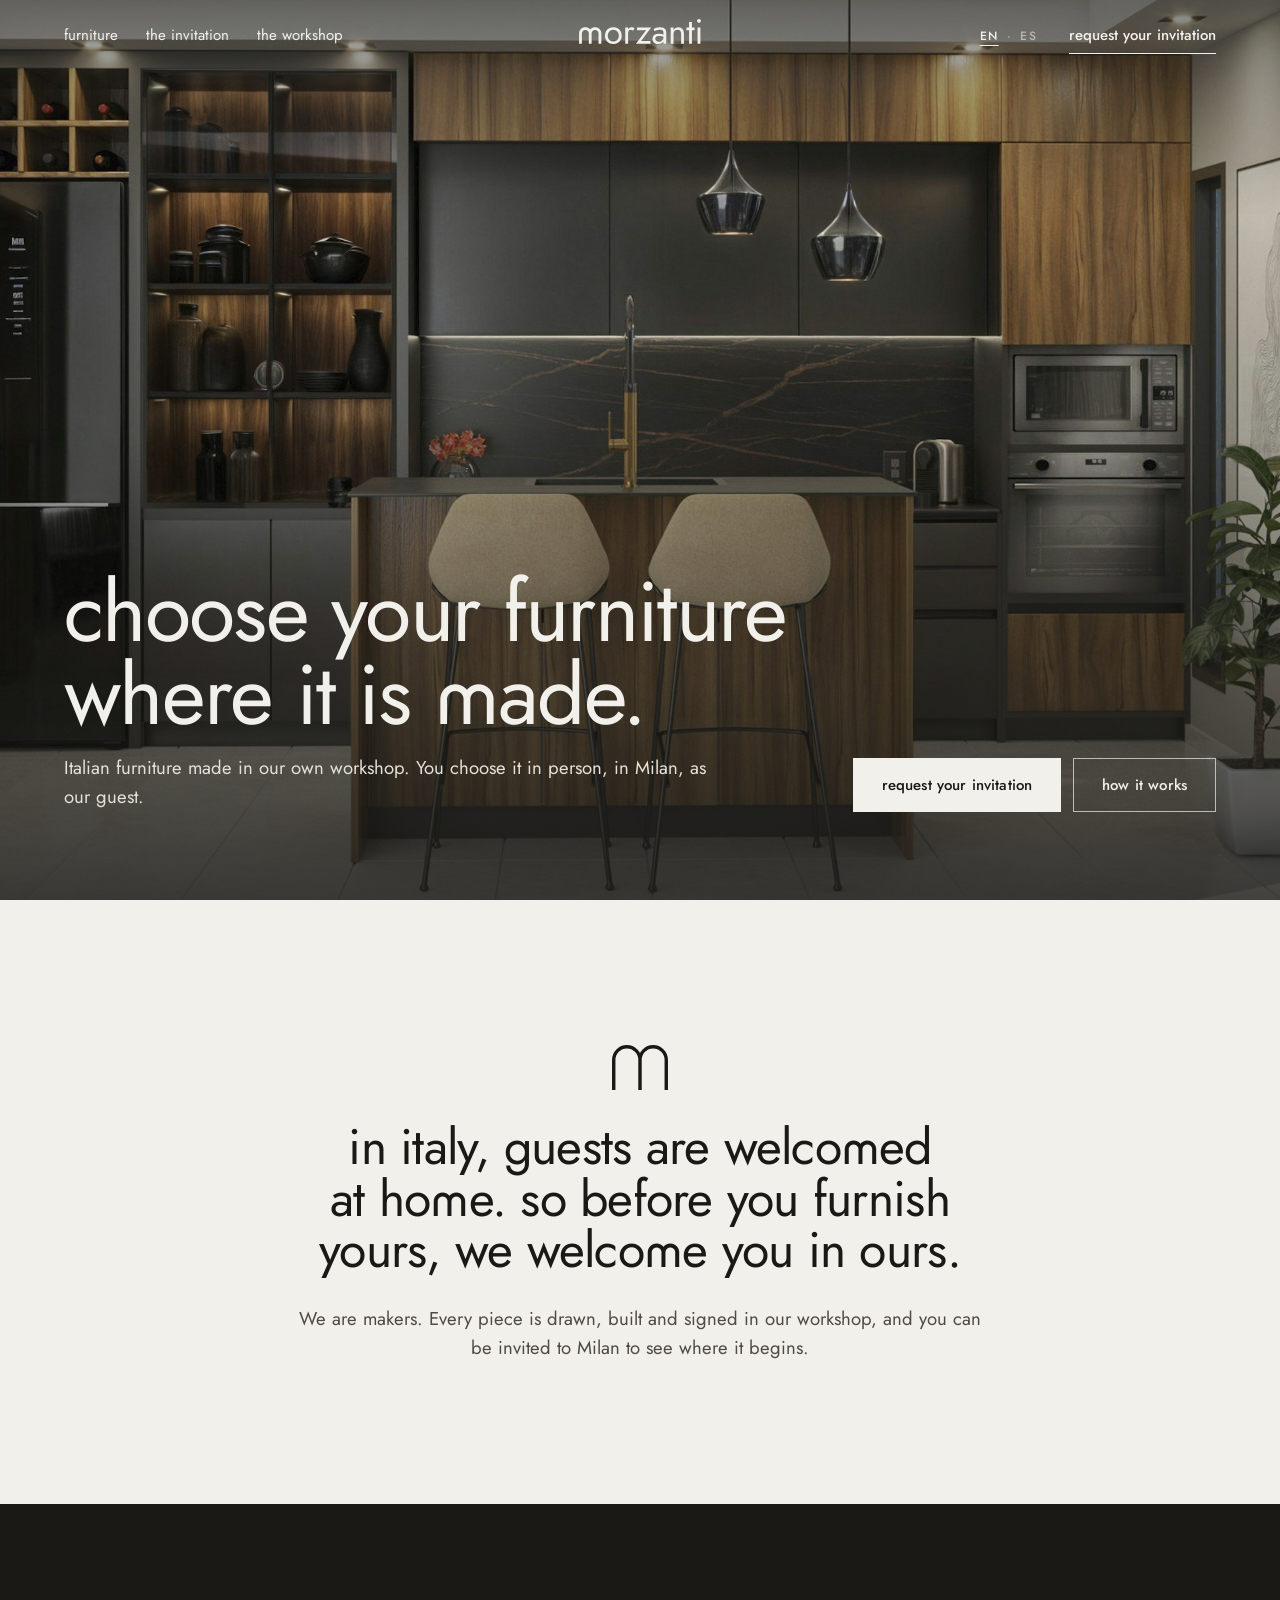
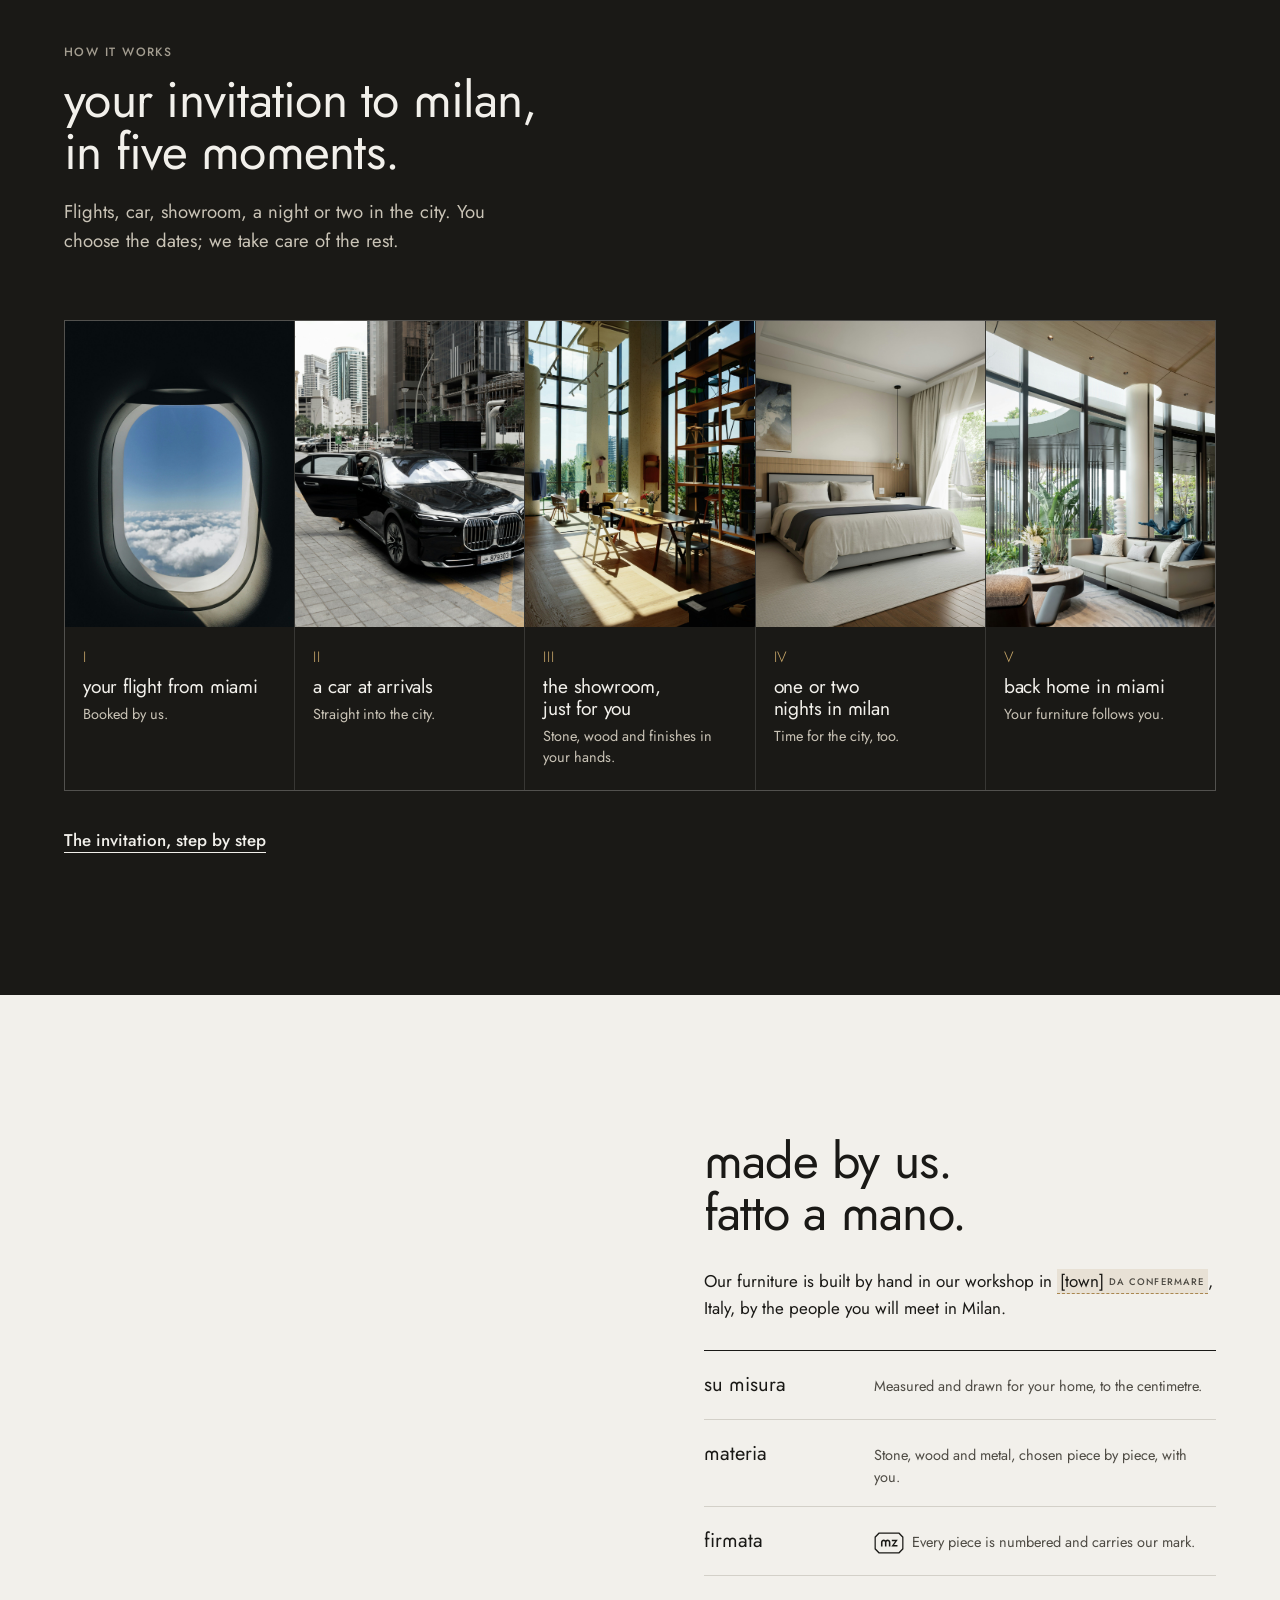
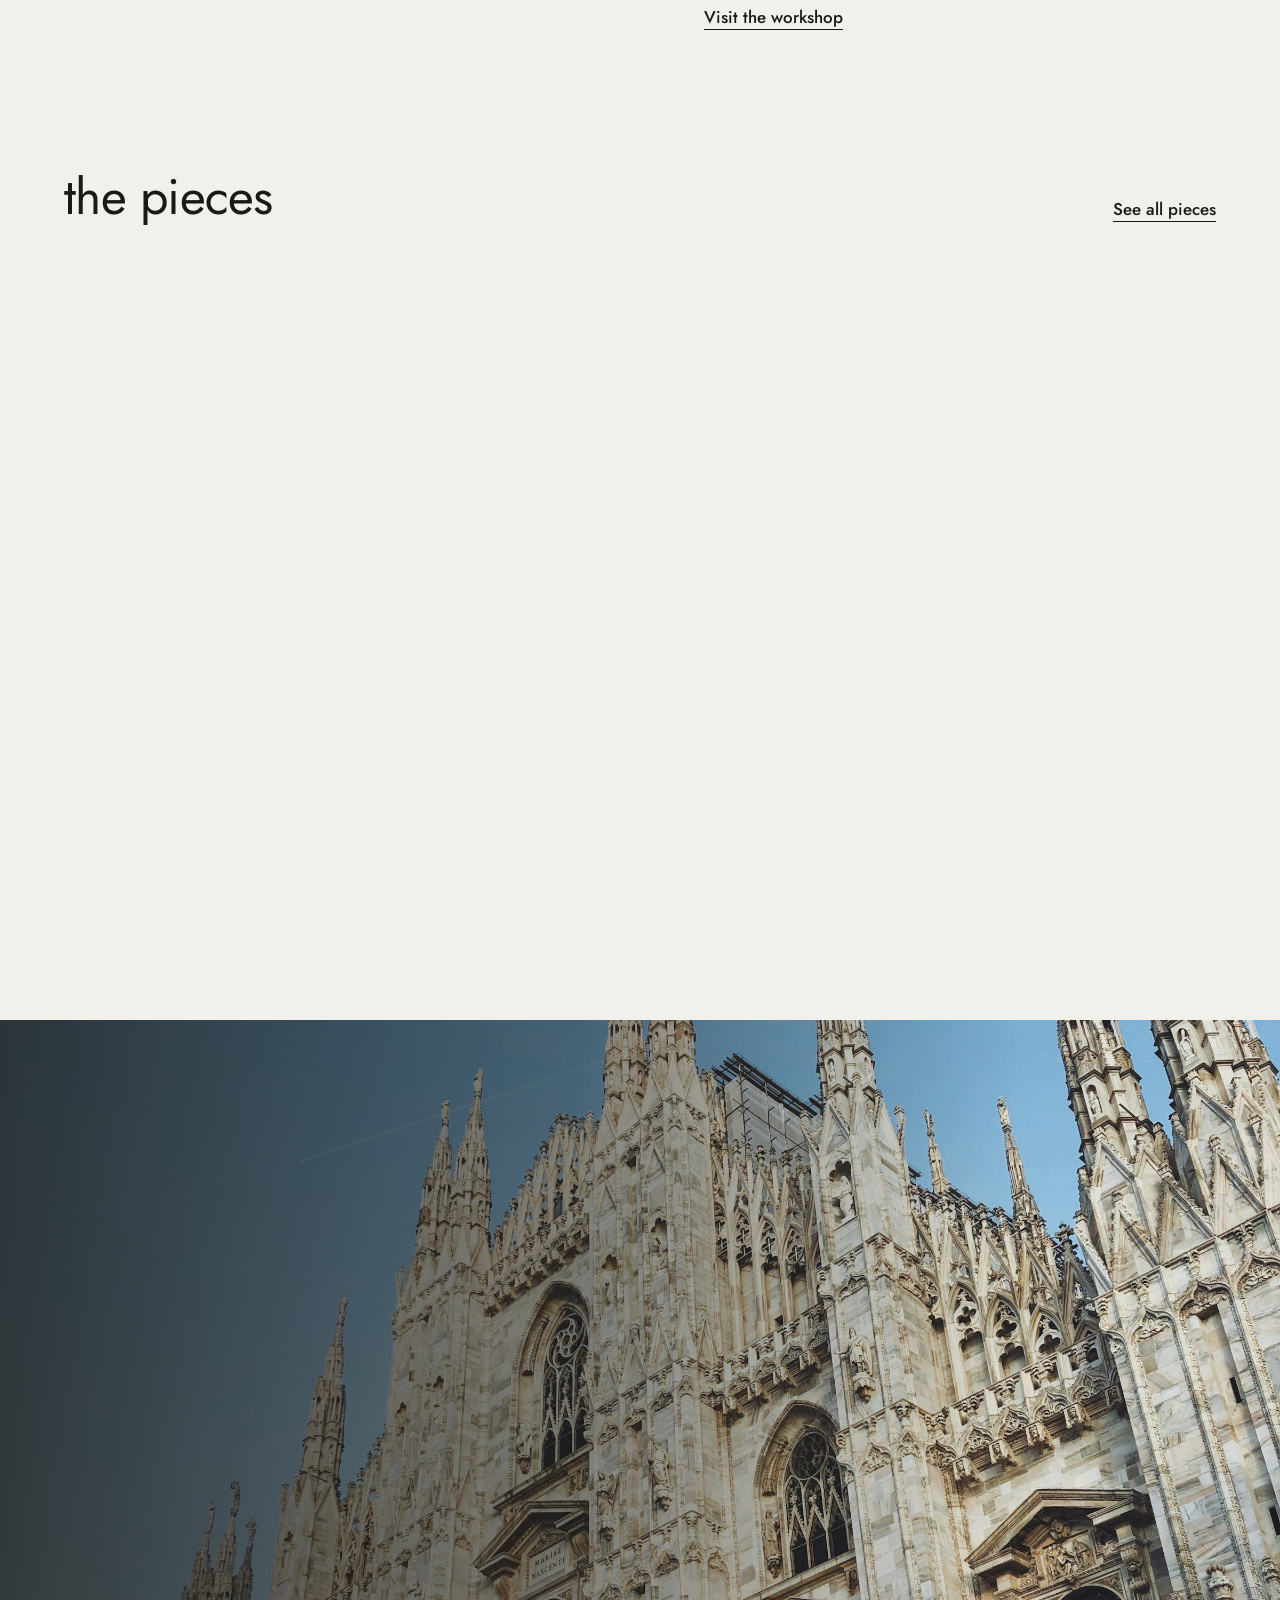
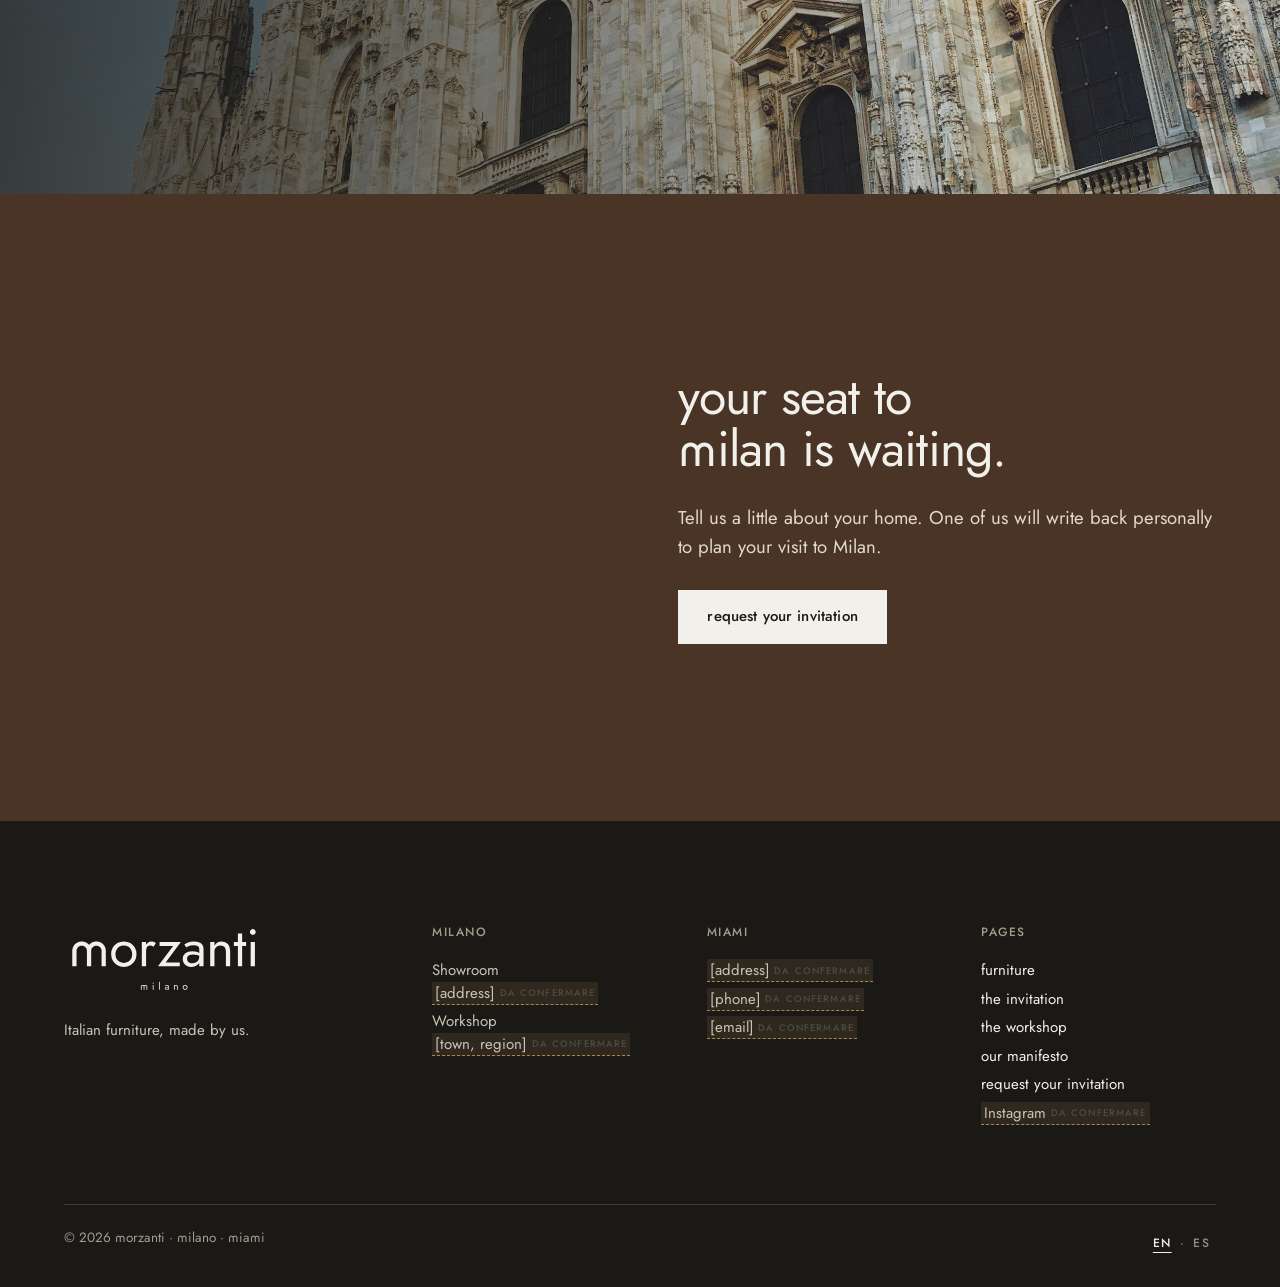
<file: index.html>
<!doctype html>
<html lang="en">
<head>
<meta charset="utf-8">
<meta name="viewport" content="width=device-width, initial-scale=1, viewport-fit=cover">
<title>morzanti · Italian furniture, chosen in Milan</title>
<meta name="description" content="Italian furniture made in our own workshop. You choose it in person, in Milan, as our guest.">
<meta name="theme-color" content="#F2F0EB">
<link rel="icon" href="img/loghi/m-ad-archi-inchiostro.svg" type="image/svg+xml">
<link rel="preconnect" href="https://fonts.googleapis.com">
<link rel="preconnect" href="https://fonts.gstatic.com" crossorigin>
<link href="https://fonts.googleapis.com/css2?family=Jost:wght@300;400;500&display=swap" rel="stylesheet">
<link rel="preload" href="fonts/jost-morzanti-400.woff2" as="font" type="font/woff2" crossorigin>
<link rel="stylesheet" href="css/morzanti.css">
</head>
<body class="con-hero">
<a class="salta" href="#contenuto" data-i18n="skip">Skip to content</a>
<header class="bar">
  <div class="bar__in">
    <nav class="bar__nav" aria-label="Main"><a href="kitchens.html" data-i18n="nav.kitchens">furniture</a><a href="invitation.html" data-i18n="nav.invitation">the invitation</a><a href="workshop.html" data-i18n="nav.workshop">the workshop</a></nav>
    <a class="bar__logo" href="index.html" aria-label="morzanti, home">
      <img class="logo-scuro" src="img/loghi/nome-inchiostro.svg" alt="" width="368" height="108">
      <img class="logo-chiaro" src="img/loghi/nome-chiaro.svg" alt="" width="368" height="108">
    </a>
    <div class="bar__dx"><div class="lingua" role="group" aria-label="Language"><button type="button" data-lingua="en" aria-pressed="true" aria-label="English">EN</button><span aria-hidden="true">·</span><button type="button" data-lingua="es" aria-pressed="false" aria-label="Español">ES</button></div><a class="bar__cta" href="request.html" data-i18n="cta.request">request your invitation</a></div>
    <button class="bar__menu" type="button" aria-expanded="false" aria-controls="menu" data-i18n="menu.open">menu</button>
  </div>
</header>
<div class="menu" id="menu" hidden role="dialog" aria-modal="true" aria-label="Menu">
  <div class="menu__testa">
    <a href="index.html" aria-label="morzanti, home"><img src="img/loghi/nome-chiaro.svg" alt="" width="368" height="108"></a>
    <button type="button" data-chiudi data-i18n="menu.close">close</button>
  </div>
  <nav aria-label="Main"><a href="kitchens.html" data-i18n="nav.kitchens">furniture</a><a href="invitation.html" data-i18n="nav.invitation">the invitation</a><a href="workshop.html" data-i18n="nav.workshop">the workshop</a><a href="index.html" data-i18n="nav.home">home</a></nav>
  <div class="menu__piede">
    <a class="btn btn--chiaro" href="request.html" data-i18n="cta.request">request your invitation</a>
    <div class="lingua" role="group" aria-label="Language"><button type="button" data-lingua="en" aria-pressed="true" aria-label="English">EN</button><span aria-hidden="true">·</span><button type="button" data-lingua="es" aria-pressed="false" aria-label="Español">ES</button></div>
  </div>
</div>
<div class="avviso-lingua" hidden role="status">
  <span>Versión en español en preparación: algunos textos todavía están en inglés.</span>
  <button type="button">English</button>
</div>
<main id="contenuto">
<section class="hero" aria-labelledby="h-hero">
  <img src="img/segnaposto/segnaposto-home-hero-cucina-noce.jpg" alt="A kitchen in walnut and marble" style="object-position:50% 50%" fetchpriority="high">
  <div class="wrap hero__in">
    <div class="pila">
      <h1 id="h-hero" class="display" data-i18n="home.h1">choose your furniture where it is made.</h1>
      <p class="lead" data-i18n="home.lead">Italian furniture made in our own workshop. You choose it in person, in Milan, as our guest.</p>
    </div>
    <div class="bottoni">
      <a class="btn btn--chiaro" href="request.html" data-i18n="cta.request">request your invitation</a>
      <a class="btn btn--sec-chiaro" href="invitation.html" data-i18n="cta.how">how it works</a>
    </div>
  </div>
</section>

<section class="sec">
  <div class="wrap ospiti rivela">
    <img class="m" src="img/loghi/m-ad-archi-inchiostro.svg" alt="" width="96" height="79">
    <h2 class="titolo" data-i18n="home.guests">in italy, guests are welcomed at home. so before you furnish yours, we welcome you in ours.</h2>
    <p class="lead" data-i18n="home.makers">We are makers. Every piece is drawn, built and signed in our workshop, and you can be invited to Milan to see where it begins.</p>
  </div>
</section>

<section class="sec scuro" aria-labelledby="h-momenti">
  <div class="wrap">
    <div class="testa">
      <div>
        <span class="k" data-i18n="home.how">how it works</span>
        <h2 id="h-momenti" data-i18n="home.moments.h">your invitation to milan, in five moments.</h2>
      </div>
      <p class="lead" style="max-width:40ch" data-i18n="home.moments.p">Flights, car, showroom, a night or two in the city. You choose the dates; we take care of the rest.</p>
    </div>
    <ol class="momenti rivela">
      <li class="momento"><div class="foto"><img src="img/segnaposto/segnaposto-viaggio-1-volo.jpg" alt="" loading="lazy"></div><div class="momento__testo"><span class="momento__n">I</span><h3 data-i18n="m1.h">your flight from miami</h3><p class="piccolo" data-i18n="m1.p">Booked by us.</p></div></li>
      <li class="momento"><div class="foto"><img src="img/segnaposto/segnaposto-viaggio-2-auto.jpg" alt="" loading="lazy"></div><div class="momento__testo"><span class="momento__n">II</span><h3 data-i18n="m2.h">a car at arrivals</h3><p class="piccolo" data-i18n="m2.p">Straight into the city.</p></div></li>
      <li class="momento"><div class="foto"><img src="img/segnaposto/segnaposto-viaggio-3-showroom.jpg" alt="" loading="lazy"></div><div class="momento__testo"><span class="momento__n">III</span><h3 data-i18n="m3.h">the showroom, just for you</h3><p class="piccolo" data-i18n="m3.p">Stone, wood and finishes in your hands.</p></div></li>
      <li class="momento"><div class="foto"><img src="img/segnaposto/segnaposto-viaggio-4-hotel-milano.jpg" alt="" loading="lazy"></div><div class="momento__testo"><span class="momento__n">IV</span><h3 data-i18n="m4.h">one or two nights in milan</h3><p class="piccolo" data-i18n="m4.p">Time for the city, too.</p></div></li>
      <li class="momento"><div class="foto"><img src="img/segnaposto/segnaposto-viaggio-5-ritorno-miami.jpg" alt="" loading="lazy"></div><div class="momento__testo"><span class="momento__n">V</span><h3 data-i18n="m5.h">back home in miami</h3><p class="piccolo" data-i18n="m5.p">Your furniture follows you.</p></div></li>
    </ol>
    <p style="margin-top:36px"><a class="link" href="invitation.html" data-i18n="home.steps">The invitation, step by step</a></p>
  </div>
</section>

<section class="sec" aria-labelledby="h-fatto">
  <div class="wrap fatto">
    <div class="fatto__foto rivela">
      <div class="foto r-34"><img src="img/segnaposto/segnaposto-laboratorio-banco.jpg" alt="Tools on a workbench in the workshop" loading="lazy"></div>
      <div class="foto r-34"><img src="img/segnaposto/segnaposto-laboratorio-mani-pietra.jpg" alt="Hands carving marble with a chisel" loading="lazy"></div>
    </div>
    <div class="pila pila--l">
      <h2 id="h-fatto"><span data-i18n="home.made">made by us.</span><br><span class="it">fatto a mano.</span></h2>
      <p data-i18n="home.made.p">Our furniture is built by hand in our workshop in <span class="tbc">[town]</span>, Italy, by the people you will meet in Milan.</p>
      <ul class="voci">
        <li><span class="it" style="font-size:20px">su misura</span><span class="piccolo" data-i18n="home.v1">Measured and drawn for your home, to the centimetre.</span></li>
        <li><span class="it" style="font-size:20px">materia</span><span class="piccolo" data-i18n="home.v2">Stone, wood and metal, chosen piece by piece, with you.</span></li>
        <li><span class="it" style="font-size:20px">firmata</span><span class="piccolo"><img src="img/loghi/punzone-inchiostro.svg" alt="" width="30" height="22"><span data-i18n="home.v3">Every piece is numbered and carries our mark.</span></span></li>
      </ul>
      <p><a class="link" href="workshop.html" data-i18n="home.visit">Visit the workshop</a></p>
    </div>
  </div>
</section>

<section class="sec" style="padding-top:0" aria-labelledby="h-cucine">
  <div class="wrap">
    <div class="testa">
      <div><h2 id="h-cucine" data-i18n="kit.h">the pieces</h2></div>
      <a class="link" href="kitchens.html" data-i18n="kit.all">See all pieces</a>
    </div>
    <div class="cucine cucine--sfalsate">
      <a class="cucina rivela" href="kitchen-001.html"><div class="foto"><img src="img/segnaposto/segnaposto-cucina-001-noce-marmo.jpg" alt="Kitchen n° 001" loading="lazy" style="object-position:50% 50%"></div><div class="cucina__dati"><span class="num">n° 001</span><span><span class="tbc">walnut · calacatta oro</span></span></div></a>
      <a class="cucina rivela" href="kitchen-002.html"><div class="foto"><img src="img/segnaposto/segnaposto-cucina-002-pietra-grigia.jpg" alt="Kitchen n° 002" loading="lazy"></div><div class="cucina__dati"><span class="num">n° 002</span><span><span class="tbc">[name] · [materials]</span></span></div></a>
      <a class="cucina rivela" href="kitchen-003.html"><div class="foto"><img src="img/segnaposto/segnaposto-cucina-003-verde.jpg" alt="Kitchen n° 003" loading="lazy"></div><div class="cucina__dati"><span class="num">n° 003</span><span><span class="tbc">[name] · [materials]</span></span></div></a>
    </div>
  </div>
</section>

<section class="foto-testo" aria-labelledby="h-milano">
  <img src="img/segnaposto/segnaposto-milano-portone-duomo.jpg" alt="The Duomo of Milan" loading="lazy" style="object-position:50% 50%">
  <div class="wrap">
    <div class="pila rivela">
      <h2 id="h-milano" class="titolo" data-i18n="home.milan">milan keeps its beauty behind closed doors. we open ours.</h2>
      <p data-i18n="home.milan.p">Our showroom in Milan has no shop window: there is a door. You ring, and you come in as a guest.</p>
      <span class="k"><span class="tbc">[address]</span> · milano</span>
    </div>
  </div>
</section>

<section class="sec noce" aria-labelledby="h-posto">
  <div class="wrap invito">
    <div class="foto rivela"><img src="img/marchio/mockup-invito-ceralacca.jpg" alt="An envelope closed with a wax seal bearing the morzanti m" loading="lazy"></div>
    <div class="pila pila--l">
      <h2 id="h-posto" class="titolo" data-i18n="home.seat">your seat to milan is waiting.</h2>
      <p class="lead" data-i18n="home.seat.p">Tell us a little about your home. One of us will write back personally to plan your visit to Milan.</p>
      <div class="bottoni"><a class="btn btn--chiaro" href="request.html" data-i18n="cta.request">request your invitation</a></div>
    </div>
  </div>
</section>
</main>
<footer class="piede">
  <div class="wrap">
    <div class="piede__in">
      <div class="piede__firma">
        <img src="img/loghi/firma-chiaro.svg" alt="morzanti milano" width="376" height="136">
        <p data-i18n="foot.claim">Italian furniture, made by us.</p>
      </div>
      <div>
        <h2>milano</h2>
        <ul>
          <li><span data-i18n="foot.showroom">Showroom</span><br><span class="tbc">[address]</span></li>
          <li><span data-i18n="foot.workshop">Workshop</span><br><span class="tbc">[town, region]</span></li>
        </ul>
      </div>
      <div>
        <h2>miami</h2>
        <ul>
          <li><span class="tbc">[address]</span></li>
          <li><span class="tbc">[phone]</span></li>
          <li><span class="tbc">[email]</span></li>
        </ul>
      </div>
      <div>
        <h2 data-i18n="foot.pages">Pages</h2>
        <ul>
          <li><a href="kitchens.html" data-i18n="nav.kitchens">furniture</a></li>
          <li><a href="invitation.html" data-i18n="nav.invitation">the invitation</a></li>
          <li><a href="workshop.html" data-i18n="nav.workshop">the workshop</a></li>
          <li><a href="manifesto.html" data-i18n="nav.manifesto">our manifesto</a></li>
          <li><a href="request.html" data-i18n="cta.request">request your invitation</a></li>
          <li><span class="tbc">Instagram</span></li>
        </ul>
      </div>
    </div>
    <div class="piede__fondo">
      <span>© 2026 <span class="nome">morzanti · milano · miami</span></span>
      <div class="lingua" role="group" aria-label="Language"><button type="button" data-lingua="en" aria-pressed="true" aria-label="English">EN</button><span aria-hidden="true">·</span><button type="button" data-lingua="es" aria-pressed="false" aria-label="Español">ES</button></div>
    </div>
  </div>
</footer>
<script src="js/testi.js"></script>
<script src="js/site.js"></script>
</body>
</html>
</file>
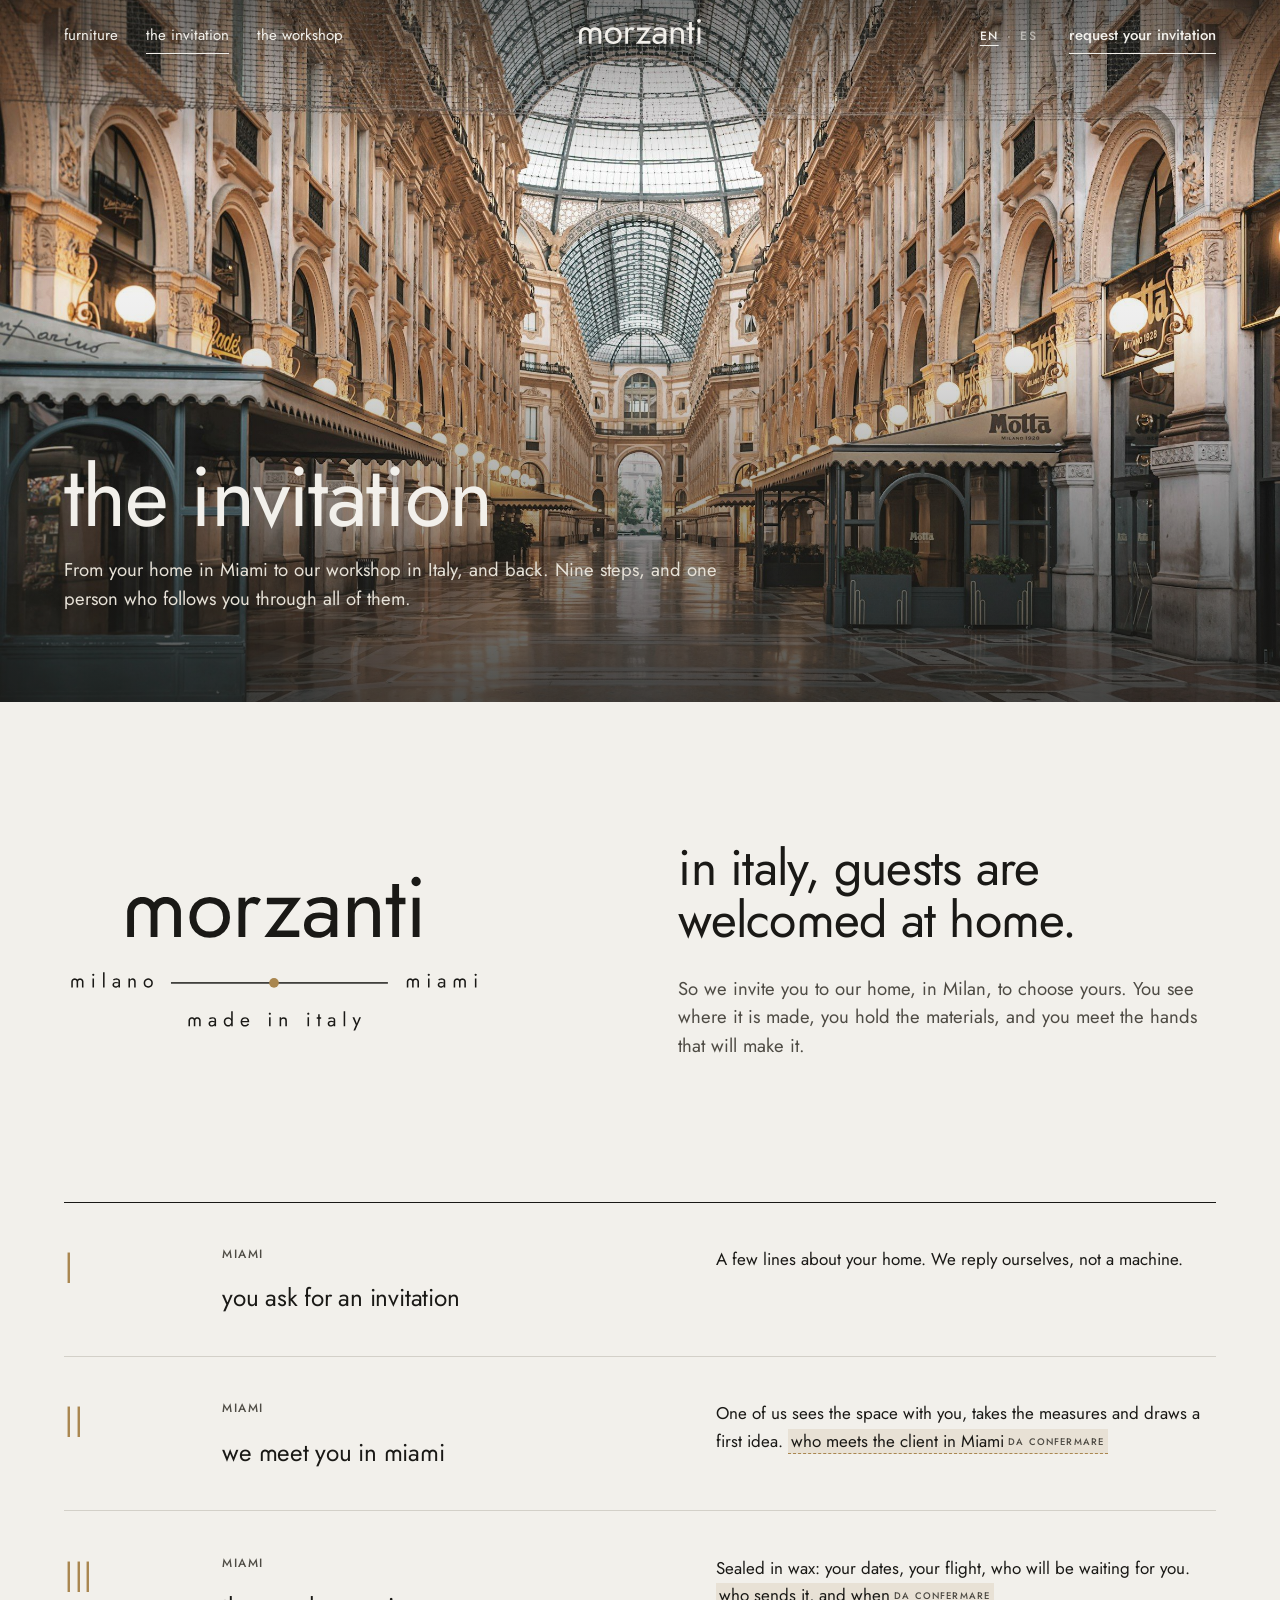
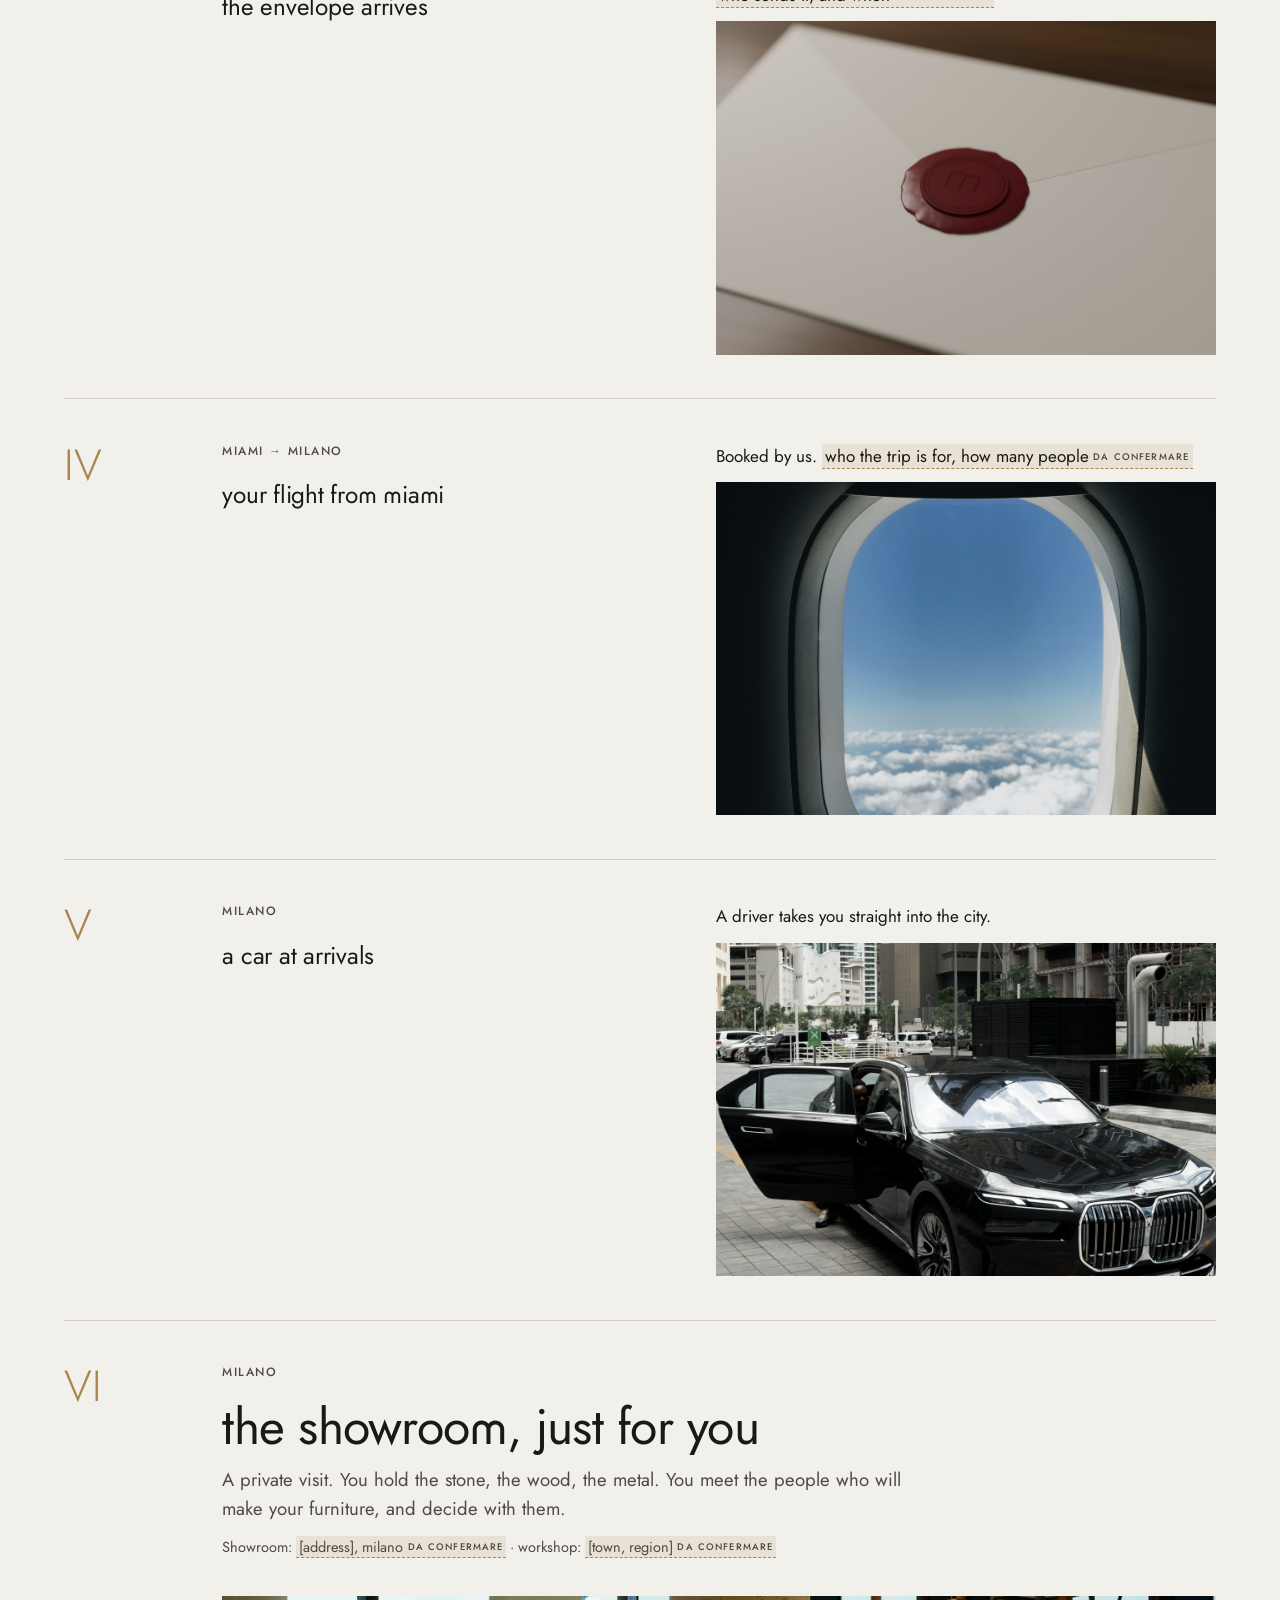
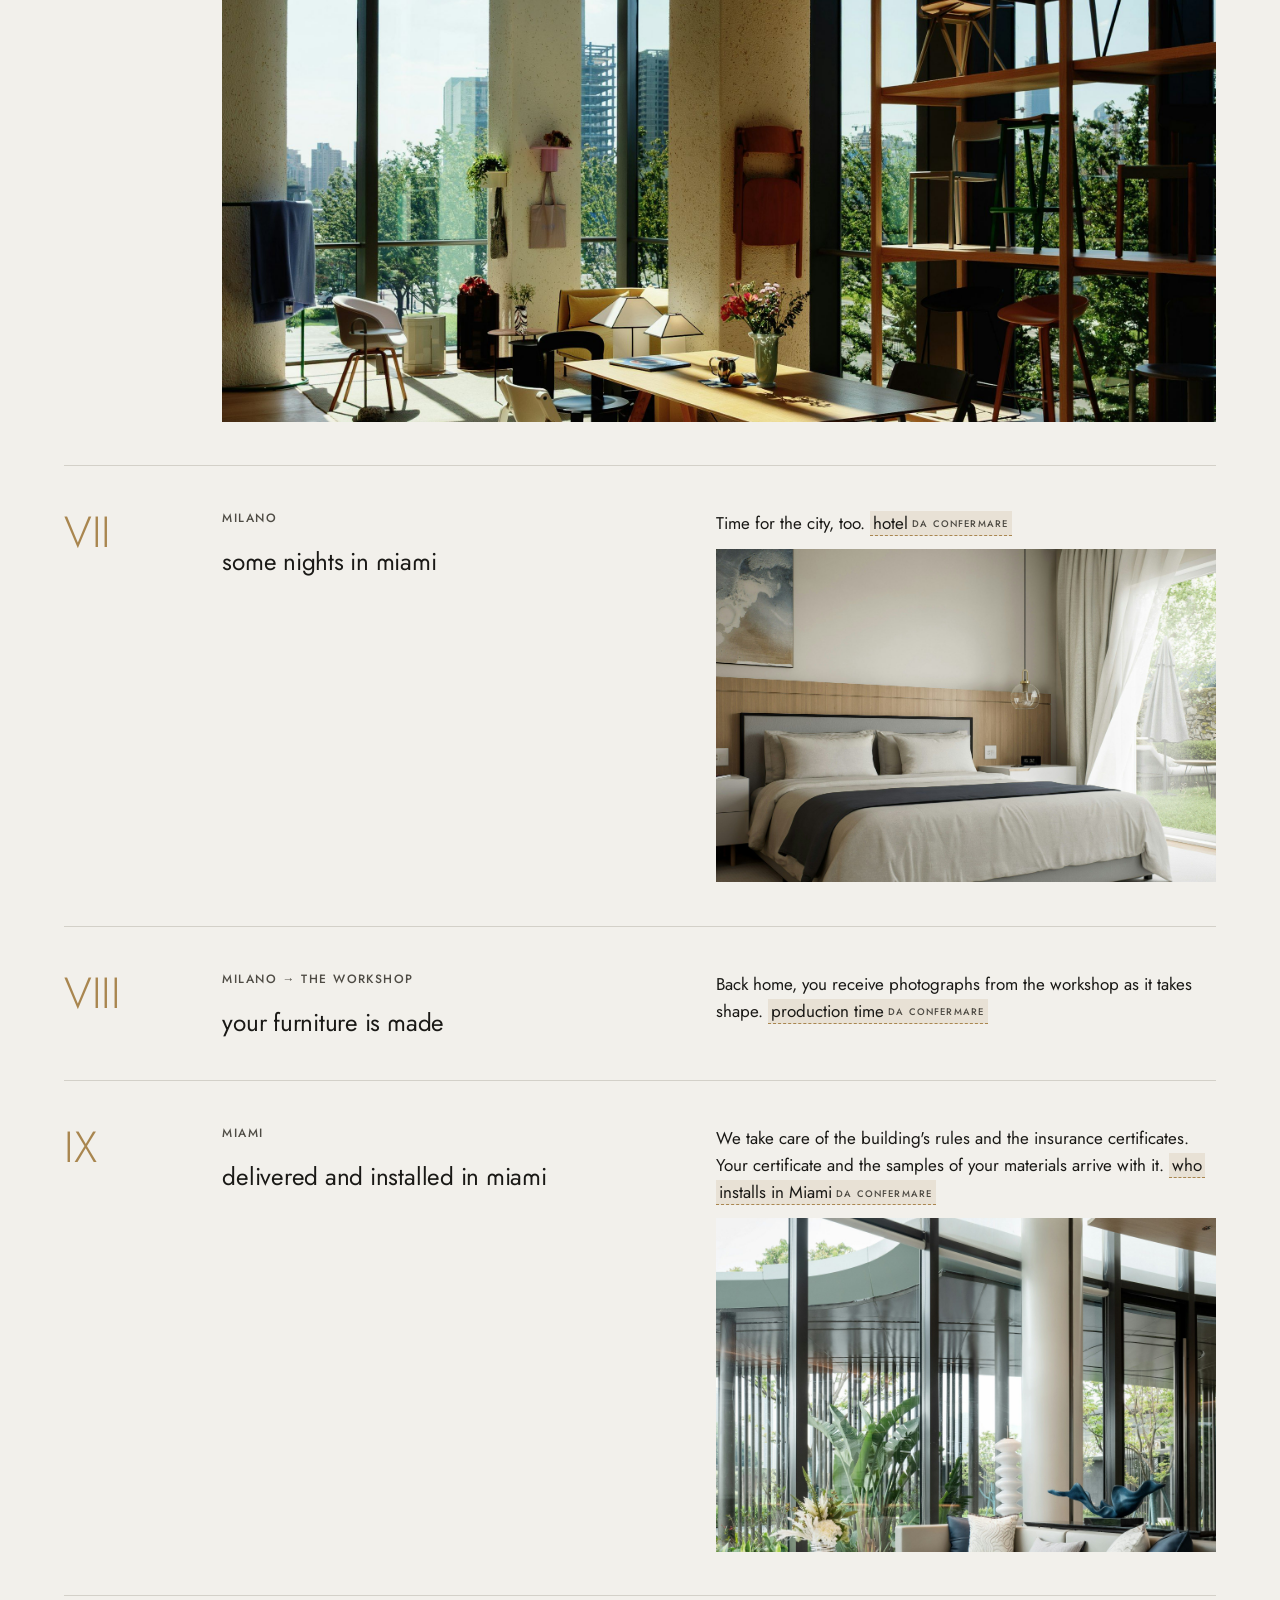
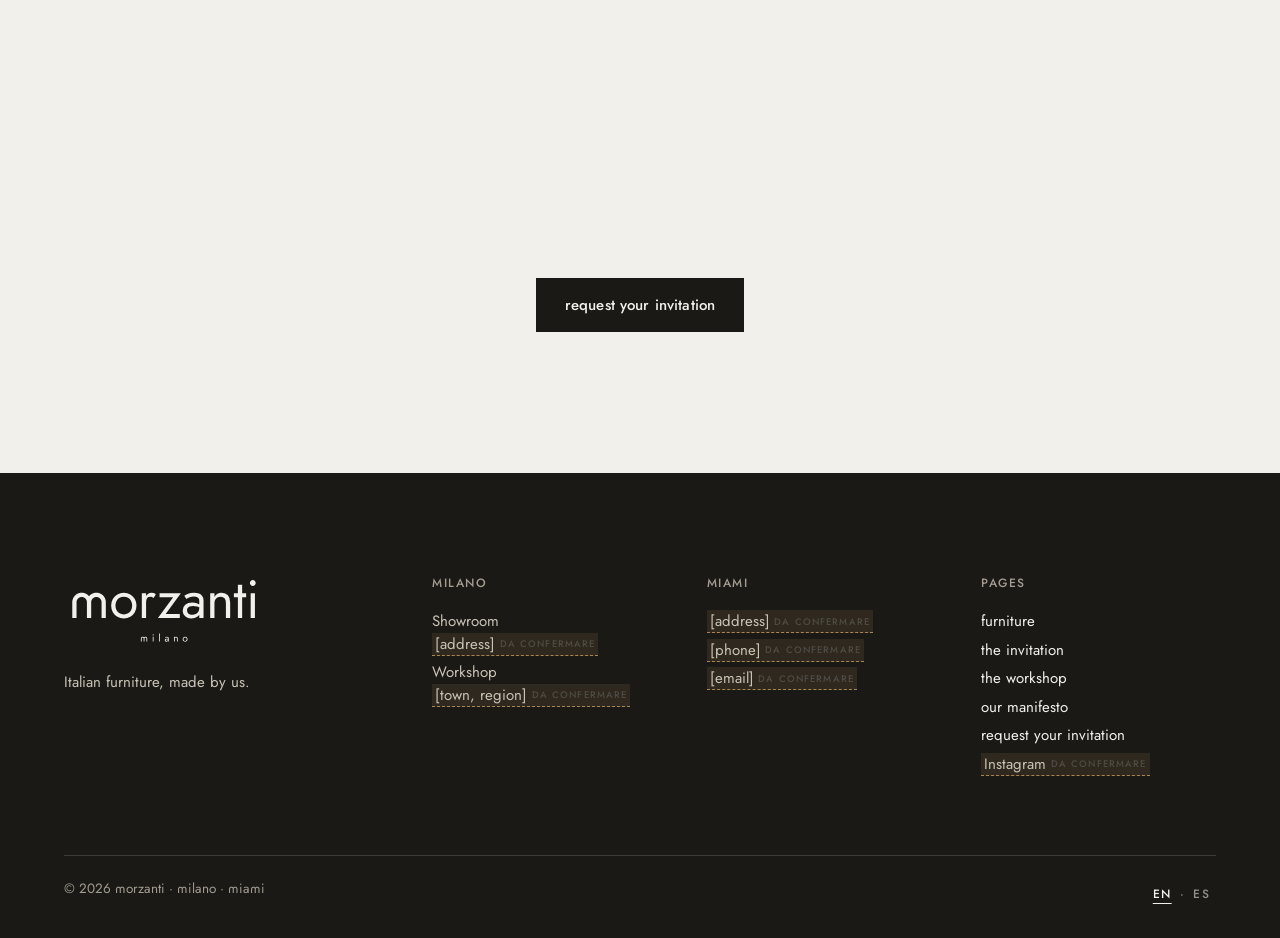
<file: invitation.html>
<!doctype html>
<html lang="en">
<head>
<meta charset="utf-8">
<meta name="viewport" content="width=device-width, initial-scale=1, viewport-fit=cover">
<title>the invitation · morzanti</title>
<meta name="description" content="From your home in Miami to our workshop in Italy, and back: the invitation, step by step.">
<meta name="theme-color" content="#F2F0EB">
<link rel="icon" href="img/loghi/m-ad-archi-inchiostro.svg" type="image/svg+xml">
<link rel="preconnect" href="https://fonts.googleapis.com">
<link rel="preconnect" href="https://fonts.gstatic.com" crossorigin>
<link href="https://fonts.googleapis.com/css2?family=Jost:wght@300;400;500&display=swap" rel="stylesheet">
<link rel="preload" href="fonts/jost-morzanti-400.woff2" as="font" type="font/woff2" crossorigin>
<link rel="stylesheet" href="css/morzanti.css">
</head>
<body class="con-hero">
<a class="salta" href="#contenuto" data-i18n="skip">Skip to content</a>
<header class="bar">
  <div class="bar__in">
    <nav class="bar__nav" aria-label="Main"><a href="kitchens.html" data-i18n="nav.kitchens">furniture</a><a href="invitation.html" data-i18n="nav.invitation" aria-current="page">the invitation</a><a href="workshop.html" data-i18n="nav.workshop">the workshop</a></nav>
    <a class="bar__logo" href="index.html" aria-label="morzanti, home">
      <img class="logo-scuro" src="img/loghi/nome-inchiostro.svg" alt="" width="368" height="108">
      <img class="logo-chiaro" src="img/loghi/nome-chiaro.svg" alt="" width="368" height="108">
    </a>
    <div class="bar__dx"><div class="lingua" role="group" aria-label="Language"><button type="button" data-lingua="en" aria-pressed="true" aria-label="English">EN</button><span aria-hidden="true">·</span><button type="button" data-lingua="es" aria-pressed="false" aria-label="Español">ES</button></div><a class="bar__cta" href="request.html" data-i18n="cta.request">request your invitation</a></div>
    <button class="bar__menu" type="button" aria-expanded="false" aria-controls="menu" data-i18n="menu.open">menu</button>
  </div>
</header>
<div class="menu" id="menu" hidden role="dialog" aria-modal="true" aria-label="Menu">
  <div class="menu__testa">
    <a href="index.html" aria-label="morzanti, home"><img src="img/loghi/nome-chiaro.svg" alt="" width="368" height="108"></a>
    <button type="button" data-chiudi data-i18n="menu.close">close</button>
  </div>
  <nav aria-label="Main"><a href="kitchens.html" data-i18n="nav.kitchens">furniture</a><a href="invitation.html" data-i18n="nav.invitation" aria-current="page">the invitation</a><a href="workshop.html" data-i18n="nav.workshop">the workshop</a><a href="index.html" data-i18n="nav.home">home</a></nav>
  <div class="menu__piede">
    <a class="btn btn--chiaro" href="request.html" data-i18n="cta.request">request your invitation</a>
    <div class="lingua" role="group" aria-label="Language"><button type="button" data-lingua="en" aria-pressed="true" aria-label="English">EN</button><span aria-hidden="true">·</span><button type="button" data-lingua="es" aria-pressed="false" aria-label="Español">ES</button></div>
  </div>
</div>
<div class="avviso-lingua" hidden role="status">
  <span>Versión en español en preparación: algunos textos todavía están en inglés.</span>
  <button type="button">English</button>
</div>
<main id="contenuto">
<section class="hero hero--media" aria-labelledby="h-invito">
  <img src="img/segnaposto/segnaposto-milano-galleria.jpg" alt="The Galleria in Milan" fetchpriority="high" style="object-position:50% 35%">
  <div class="wrap hero__in">
    <div class="pila">
      <h1 id="h-invito" class="display" data-i18n="inv.h1">the invitation</h1>
      <p class="lead" data-i18n="inv.lead">From your home in Miami to our workshop in Italy, and back. Nine steps, and one person who follows you through all of them.</p>
    </div>
  </div>
</section>

<section class="sec" aria-labelledby="h-rotta">
  <div class="wrap rotta">
    <img class="marchio-rotta rivela" src="img/loghi/m-rotta-inchiostro.svg" alt="morzanti · milano · miami · made in italy" width="434" height="173">
    <div class="pila pila--l">
      <h2 id="h-rotta" data-i18n="inv.why">in italy, guests are welcomed at home.</h2>
      <p class="lead" data-i18n="inv.why.p">So we invite you to our home, in Milan, to choose yours. You see where it is made, you hold the materials, and you meet the hands that will make it.</p>
    </div>
  </div>
</section>

<section class="sec" style="padding-top:0" aria-label="The nine steps">
  <div class="wrap">
    <ol class="passi">
      <li class="passo">
        <span class="passo__n">I</span>
        <div class="pila"><span class="k passo__luogo">miami</span><h3 data-i18n="p1.h">you ask for an invitation</h3></div>
        <p data-i18n="p1.p">A few lines about your home. We reply ourselves, not a machine.</p>
      </li>
      <li class="passo">
        <span class="passo__n">II</span>
        <div class="pila"><span class="k passo__luogo">miami</span><h3 data-i18n="p2.h">we meet you in miami</h3></div>
        <p><span data-i18n="p2.p">One of us sees the space with you, takes the measures and draws a first idea.</span> <span class="tbc">who meets the client in Miami</span></p>
      </li>
      <li class="passo">
        <span class="passo__n">III</span>
        <div class="pila"><span class="k passo__luogo">miami</span><h3 data-i18n="p3.h">the envelope arrives</h3></div>
        <div class="pila">
          <p><span data-i18n="p3.p">Sealed in wax: your dates, your flight, who will be waiting for you.</span> <span class="tbc">who sends it, and when</span></p>
          <div class="foto r-32"><img src="img/marchio/mockup-invito-ceralacca.jpg" alt="The invitation envelope, sealed in wax with the morzanti m" loading="lazy"></div>
        </div>
      </li>
      <li class="passo">
        <span class="passo__n">IV</span>
        <div class="pila"><span class="k passo__luogo" data-i18n="l.air">miami → milano</span><h3 data-i18n="m1.h">your flight from miami</h3></div>
        <div class="pila">
          <p><span data-i18n="p4.p">Booked by us.</span> <span class="tbc">who the trip is for, how many people</span></p>
          <div class="foto r-32"><img src="img/segnaposto/segnaposto-viaggio-1-volo.jpg" alt="" loading="lazy"></div>
        </div>
      </li>
      <li class="passo">
        <span class="passo__n">V</span>
        <div class="pila"><span class="k passo__luogo">milano</span><h3 data-i18n="m2.h">a car at arrivals</h3></div>
        <div class="pila">
          <p data-i18n="p5.p">A driver takes you straight into the city.</p>
          <div class="foto r-32"><img src="img/segnaposto/segnaposto-viaggio-2-auto.jpg" alt="" loading="lazy"></div>
        </div>
      </li>
      <li class="passo passo--grande">
        <span class="passo__n">VI</span>
        <div class="pila" style="max-width:720px"><span class="k passo__luogo">milano</span><h3 class="titolo" data-i18n="m3.h">the showroom, just for you</h3>
          <p class="lead" data-i18n="p6.p">A private visit. You hold the stone, the wood, the metal. You meet the people who will make your furniture, and decide with them.</p>
          <p class="piccolo"><span data-i18n="p6.where">Showroom:</span> <span class="tbc">[address], milano</span> · <span data-i18n="p6.ws">workshop:</span> <span class="tbc">[town, region]</span></p>
        </div>
        <div class="foto"><img src="img/segnaposto/segnaposto-viaggio-3-showroom.jpg" alt="The showroom in Milan" loading="lazy"></div>
      </li>
      <li class="passo">
        <span class="passo__n">VII</span>
        <div class="pila"><span class="k passo__luogo">milano</span><h3 data-i18n="m4.h">some nights in miami</h3></div>
        <div class="pila">
          <p><span data-i18n="p7.p">Time for the city, too.</span> <span class="tbc">hotel</span></p>
          <div class="foto r-32"><img src="img/segnaposto/segnaposto-viaggio-4-hotel-milano.jpg" alt="" loading="lazy"></div>
        </div>
      </li>
      <li class="passo">
        <span class="passo__n">VIII</span>
        <div class="pila"><span class="k passo__luogo" data-i18n="l.ws">milano → the workshop</span><h3 data-i18n="p8.h">your furniture is made</h3></div>
        <p><span data-i18n="p8.p">Back home, you receive photographs from the workshop as it takes shape.</span> <span class="tbc">production time</span></p>
      </li>
      <li class="passo">
        <span class="passo__n">IX</span>
        <div class="pila"><span class="k passo__luogo">miami</span><h3 data-i18n="p9.h">delivered and installed in miami</h3></div>
        <div class="pila">
          <p><span data-i18n="p9.p">We take care of the building's rules and the insurance certificates. Your certificate and the samples of your materials arrive with it.</span> <span class="tbc">who installs in Miami</span></p>
          <div class="foto r-32"><img src="img/segnaposto/segnaposto-viaggio-5-ritorno-miami.jpg" alt="" loading="lazy"></div>
        </div>
      </li>
    </ol>
  </div>
</section>

<section class="sec" aria-label="Request your invitation">
  <div class="wrap" style="display:flex;justify-content:center">
    <a class="btn" href="request.html" data-i18n="cta.request">request your invitation</a>
  </div>
</section>
</main>
<footer class="piede">
  <div class="wrap">
    <div class="piede__in">
      <div class="piede__firma">
        <img src="img/loghi/firma-chiaro.svg" alt="morzanti milano" width="376" height="136">
        <p data-i18n="foot.claim">Italian furniture, made by us.</p>
      </div>
      <div>
        <h2>milano</h2>
        <ul>
          <li><span data-i18n="foot.showroom">Showroom</span><br><span class="tbc">[address]</span></li>
          <li><span data-i18n="foot.workshop">Workshop</span><br><span class="tbc">[town, region]</span></li>
        </ul>
      </div>
      <div>
        <h2>miami</h2>
        <ul>
          <li><span class="tbc">[address]</span></li>
          <li><span class="tbc">[phone]</span></li>
          <li><span class="tbc">[email]</span></li>
        </ul>
      </div>
      <div>
        <h2 data-i18n="foot.pages">Pages</h2>
        <ul>
          <li><a href="kitchens.html" data-i18n="nav.kitchens">furniture</a></li>
          <li><a href="invitation.html" data-i18n="nav.invitation">the invitation</a></li>
          <li><a href="workshop.html" data-i18n="nav.workshop">the workshop</a></li>
          <li><a href="manifesto.html" data-i18n="nav.manifesto">our manifesto</a></li>
          <li><a href="request.html" data-i18n="cta.request">request your invitation</a></li>
          <li><span class="tbc">Instagram</span></li>
        </ul>
      </div>
    </div>
    <div class="piede__fondo">
      <span>© 2026 <span class="nome">morzanti · milano · miami</span></span>
      <div class="lingua" role="group" aria-label="Language"><button type="button" data-lingua="en" aria-pressed="true" aria-label="English">EN</button><span aria-hidden="true">·</span><button type="button" data-lingua="es" aria-pressed="false" aria-label="Español">ES</button></div>
    </div>
  </div>
</footer>
<script src="js/testi.js"></script>
<script src="js/site.js"></script>
</body>
</html>
</file>
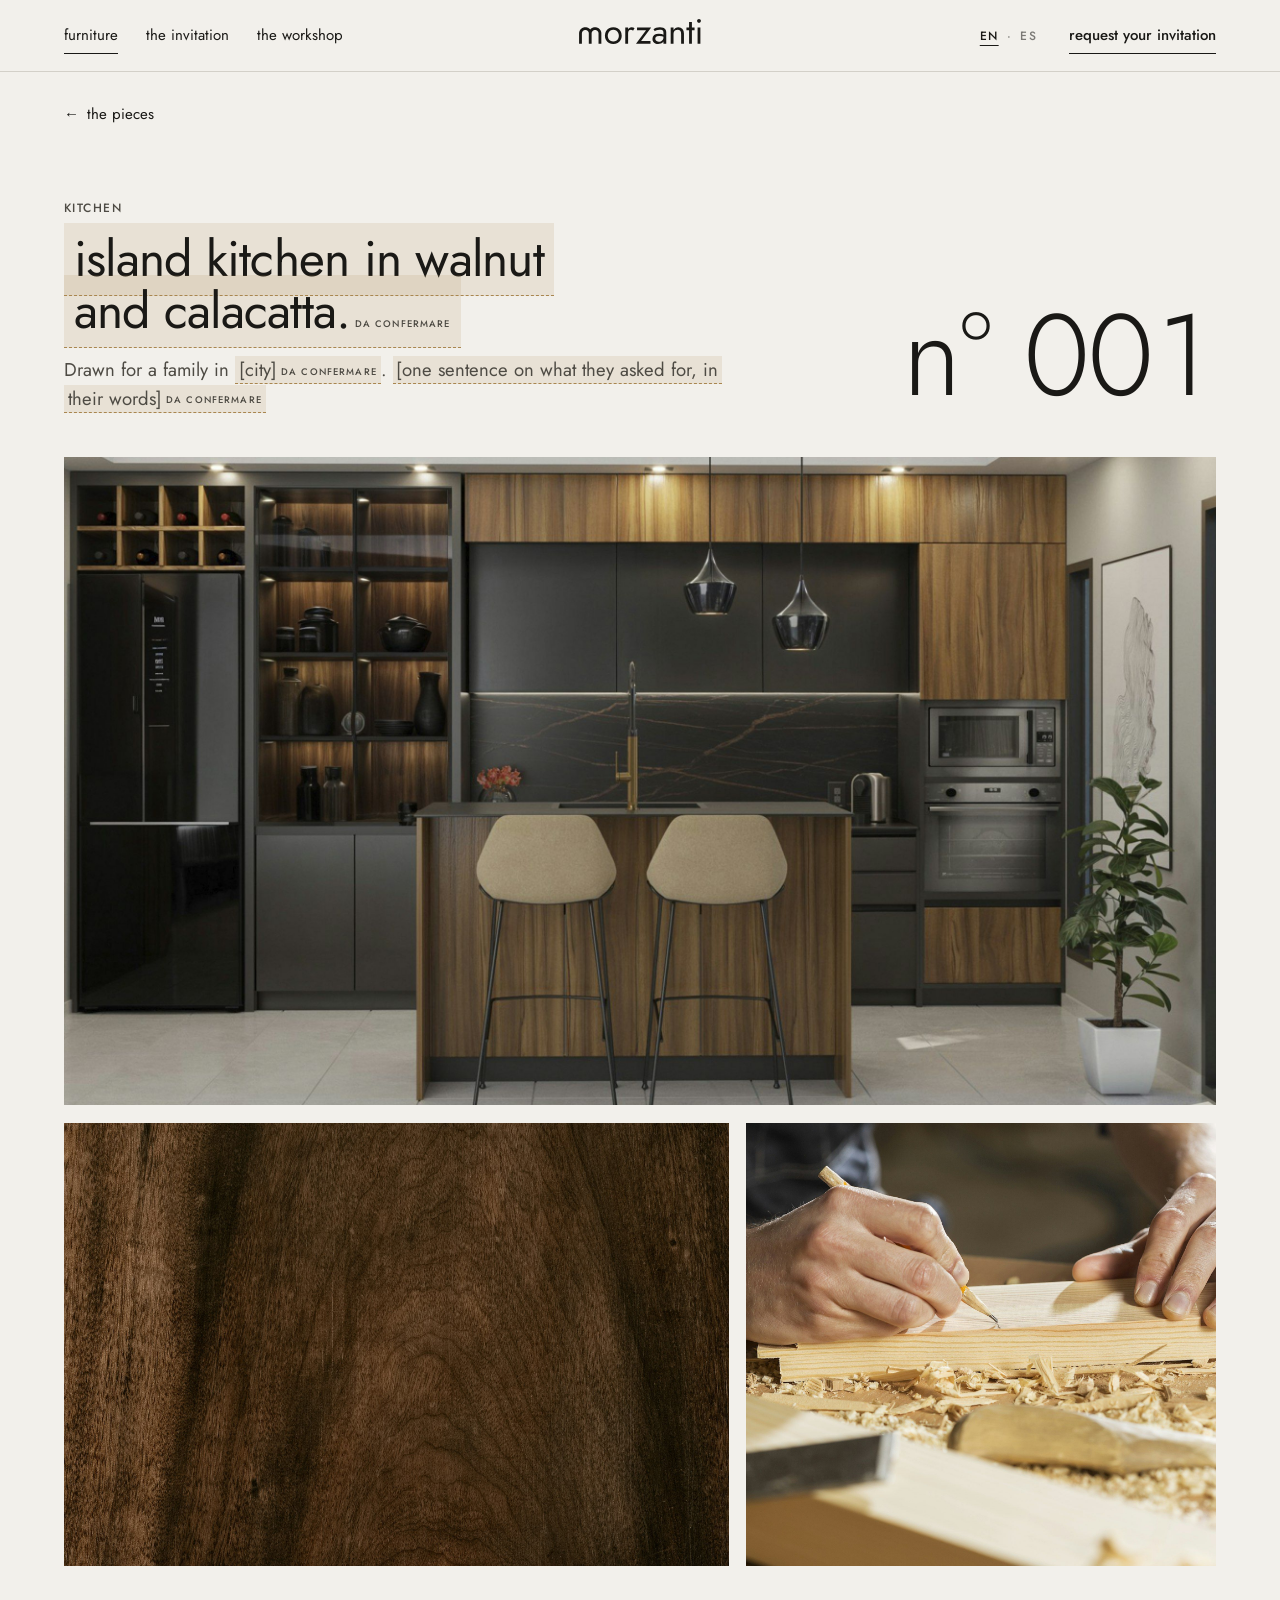
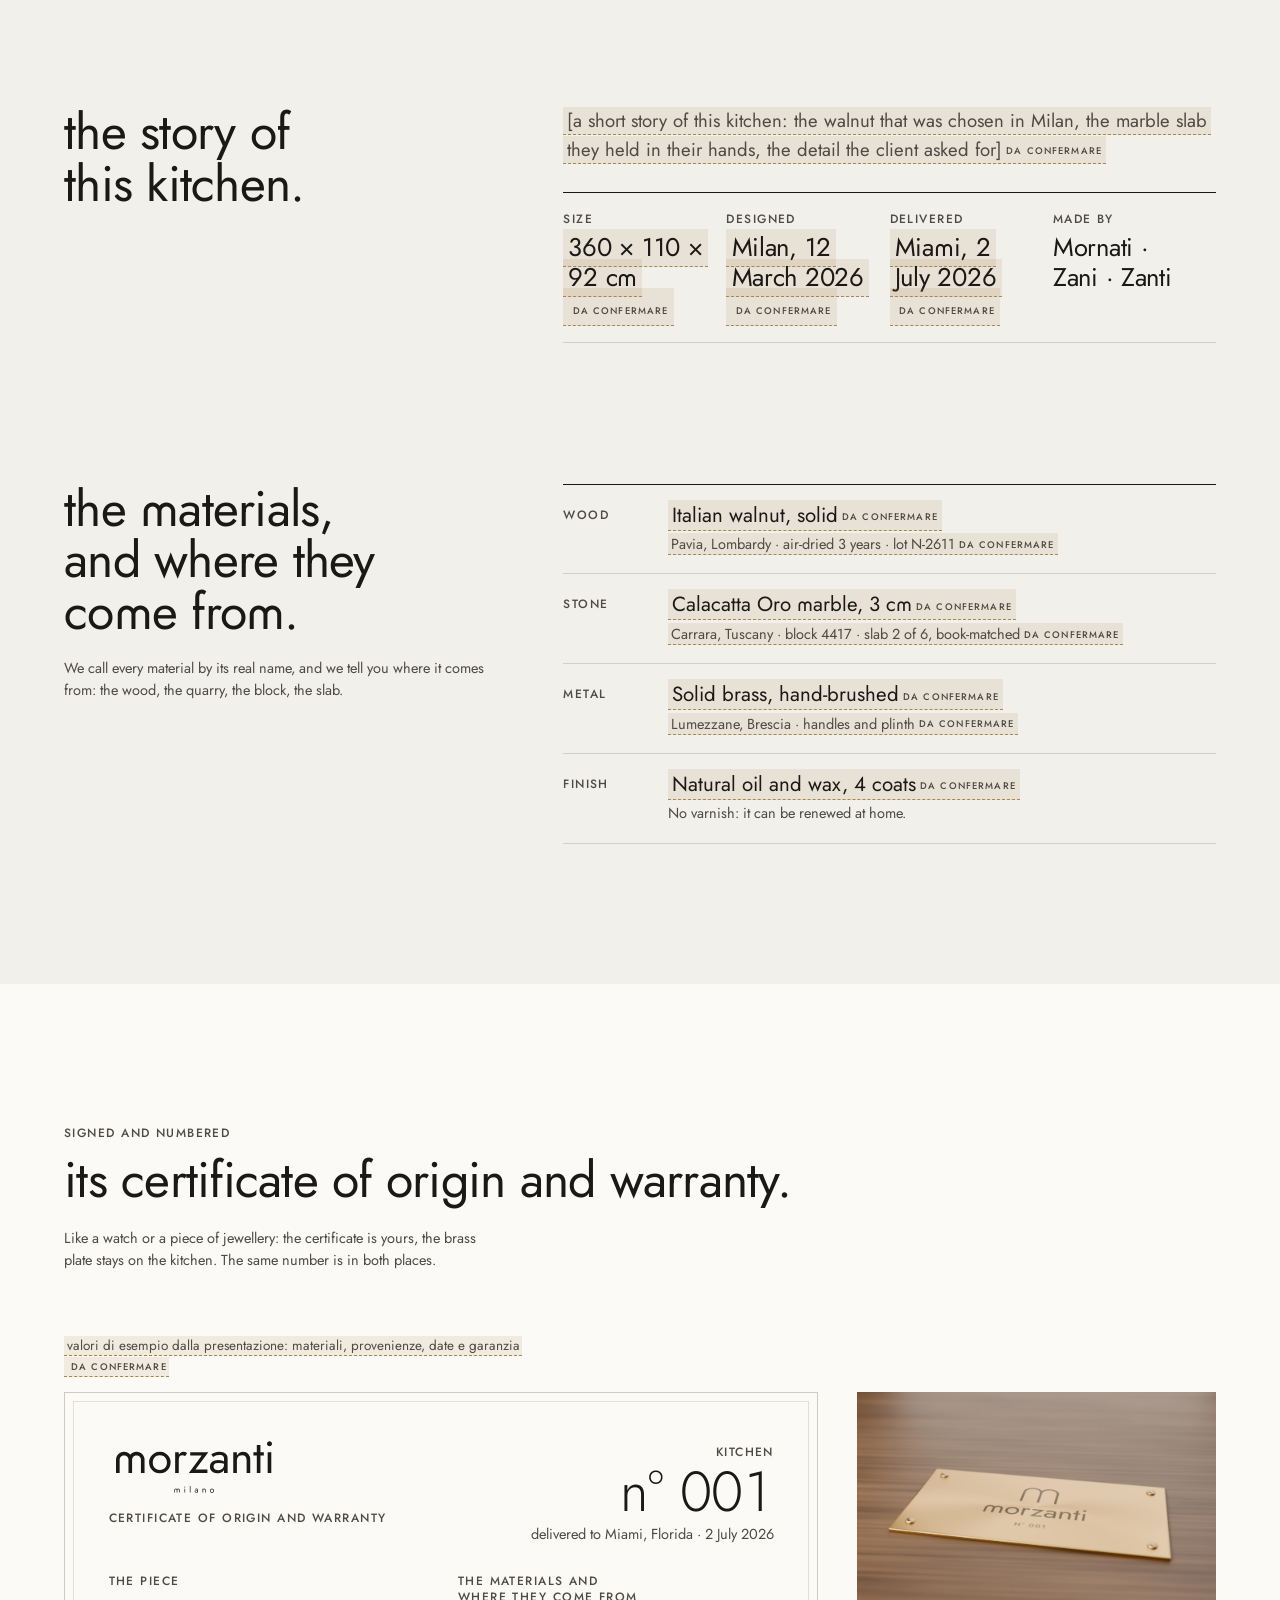
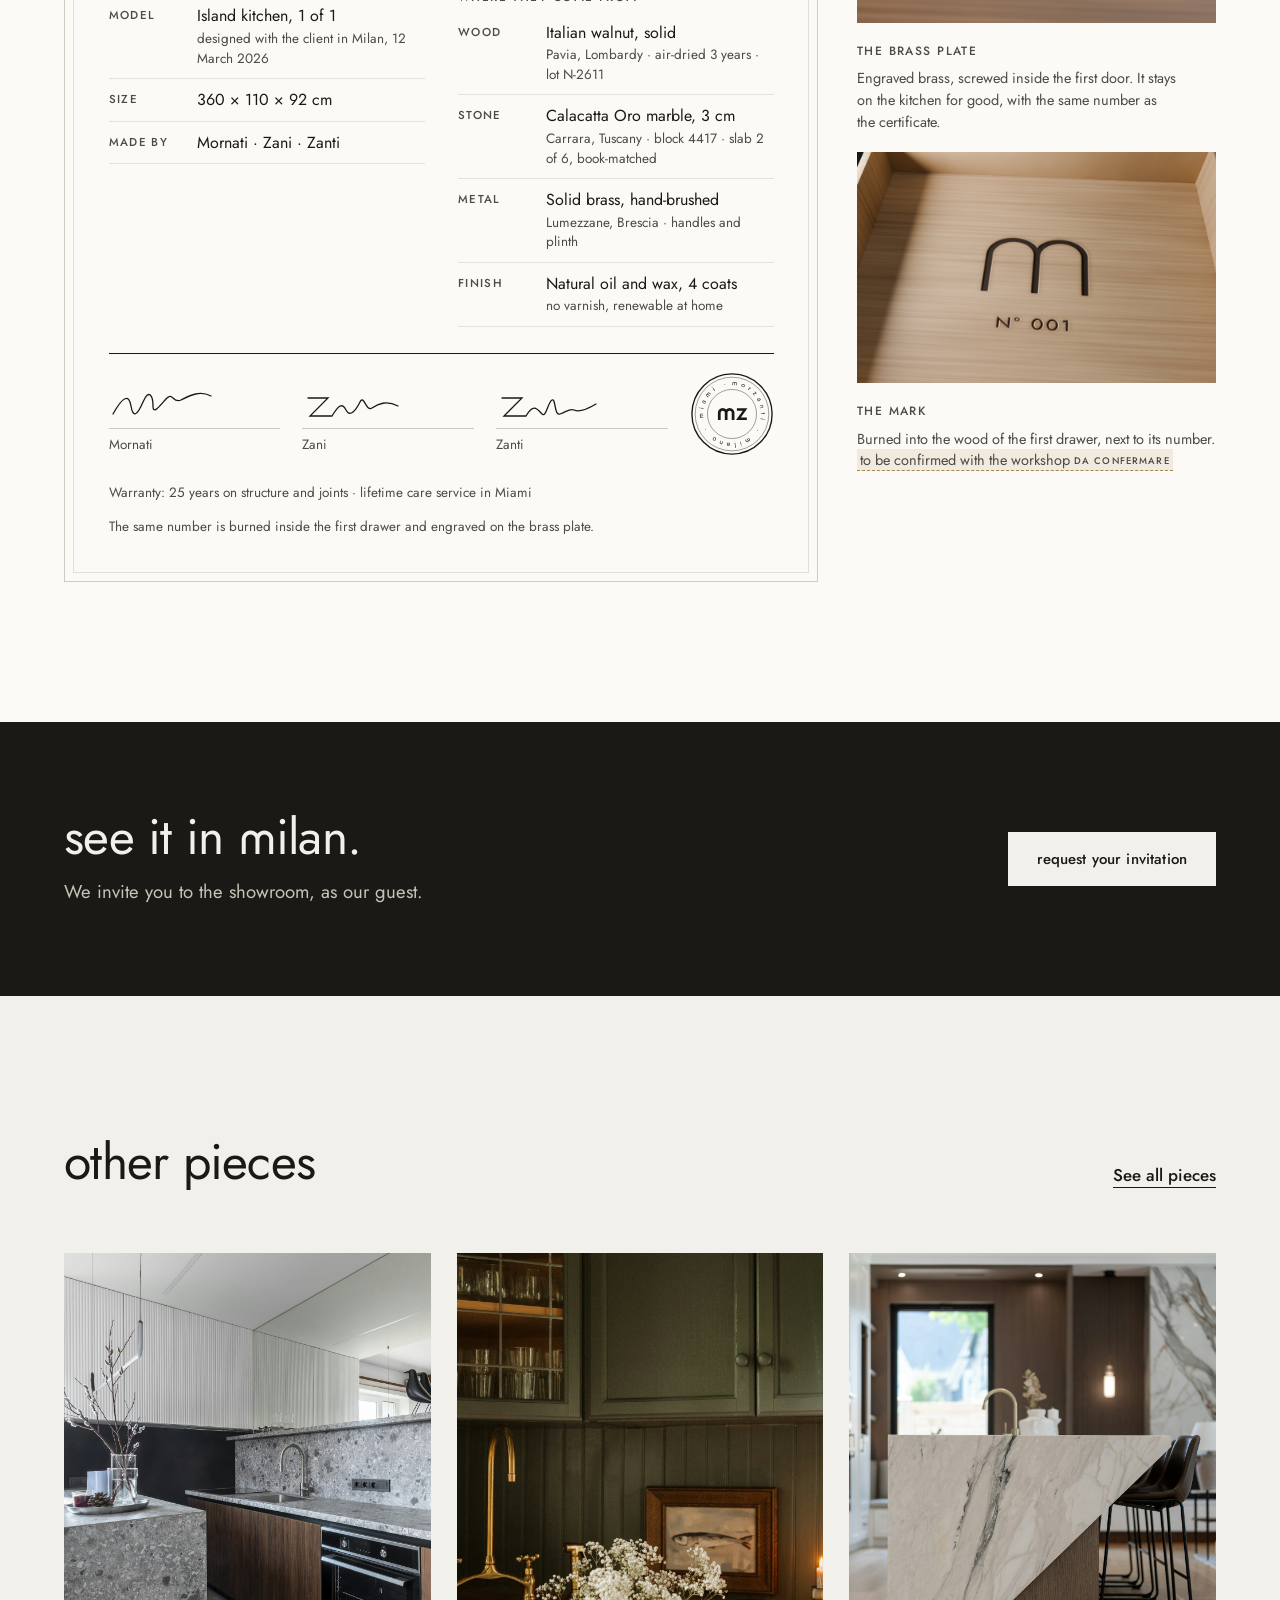
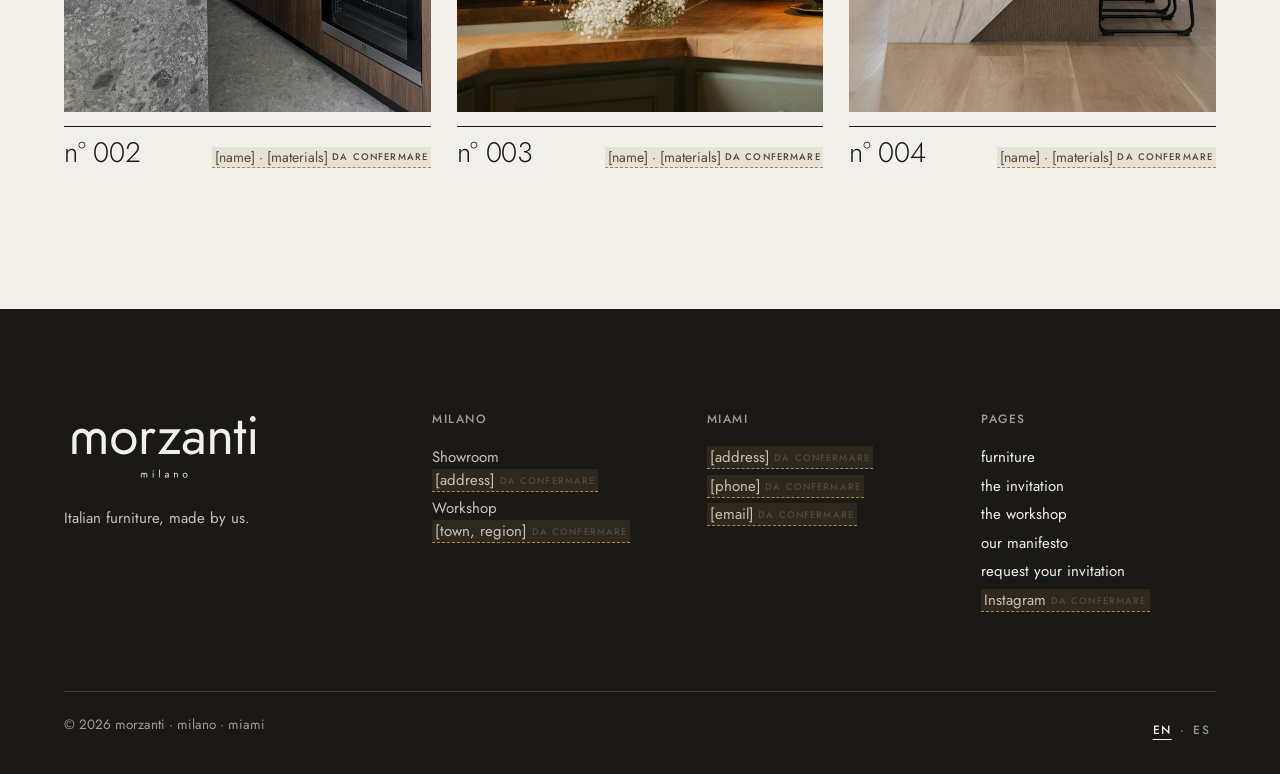
<file: kitchen-001.html>
<!doctype html>
<html lang="en">
<head>
<meta charset="utf-8">
<meta name="viewport" content="width=device-width, initial-scale=1, viewport-fit=cover">
<title>kitchen n° 001 · morzanti</title>
<meta name="description" content="Kitchen n° 001: drawn in Milan, made by hand in our workshop, with its certificate of origin and warranty.">
<meta name="theme-color" content="#F2F0EB">
<link rel="icon" href="img/loghi/m-ad-archi-inchiostro.svg" type="image/svg+xml">
<link rel="preconnect" href="https://fonts.googleapis.com">
<link rel="preconnect" href="https://fonts.gstatic.com" crossorigin>
<link href="https://fonts.googleapis.com/css2?family=Jost:wght@300;400;500&display=swap" rel="stylesheet">
<link rel="preload" href="fonts/jost-morzanti-400.woff2" as="font" type="font/woff2" crossorigin>
<link rel="stylesheet" href="css/morzanti.css">
</head>
<body class="">
<a class="salta" href="#contenuto" data-i18n="skip">Skip to content</a>
<header class="bar">
  <div class="bar__in">
    <nav class="bar__nav" aria-label="Main"><a href="kitchens.html" data-i18n="nav.kitchens" aria-current="page">furniture</a><a href="invitation.html" data-i18n="nav.invitation">the invitation</a><a href="workshop.html" data-i18n="nav.workshop">the workshop</a></nav>
    <a class="bar__logo" href="index.html" aria-label="morzanti, home">
      <img class="logo-scuro" src="img/loghi/nome-inchiostro.svg" alt="" width="368" height="108">
      <img class="logo-chiaro" src="img/loghi/nome-chiaro.svg" alt="" width="368" height="108">
    </a>
    <div class="bar__dx"><div class="lingua" role="group" aria-label="Language"><button type="button" data-lingua="en" aria-pressed="true" aria-label="English">EN</button><span aria-hidden="true">·</span><button type="button" data-lingua="es" aria-pressed="false" aria-label="Español">ES</button></div><a class="bar__cta" href="request.html" data-i18n="cta.request">request your invitation</a></div>
    <button class="bar__menu" type="button" aria-expanded="false" aria-controls="menu" data-i18n="menu.open">menu</button>
  </div>
</header>
<div class="menu" id="menu" hidden role="dialog" aria-modal="true" aria-label="Menu">
  <div class="menu__testa">
    <a href="index.html" aria-label="morzanti, home"><img src="img/loghi/nome-chiaro.svg" alt="" width="368" height="108"></a>
    <button type="button" data-chiudi data-i18n="menu.close">close</button>
  </div>
  <nav aria-label="Main"><a href="kitchens.html" data-i18n="nav.kitchens" aria-current="page">furniture</a><a href="invitation.html" data-i18n="nav.invitation">the invitation</a><a href="workshop.html" data-i18n="nav.workshop">the workshop</a><a href="index.html" data-i18n="nav.home">home</a></nav>
  <div class="menu__piede">
    <a class="btn btn--chiaro" href="request.html" data-i18n="cta.request">request your invitation</a>
    <div class="lingua" role="group" aria-label="Language"><button type="button" data-lingua="en" aria-pressed="true" aria-label="English">EN</button><span aria-hidden="true">·</span><button type="button" data-lingua="es" aria-pressed="false" aria-label="Español">ES</button></div>
  </div>
</div>
<div class="avviso-lingua" hidden role="status">
  <span>Versión en español en preparación: algunos textos todavía están en inglés.</span>
  <button type="button">English</button>
</div>
<main id="contenuto">
<div class="wrap">
  <a class="indietro" href="kitchens.html" style="margin-top:20px"><span aria-hidden="true">←</span> <span data-i18n="back.kitchens">the pieces</span></a>
  <header class="scheda-testa">
    <div class="pila">
      <span class="k" data-i18n="k.kitchen">kitchen</span>
      <h1 class="titolo"><span class="tbc">island kitchen in walnut and calacatta.</span></h1>
      <p class="lead">Drawn for a family in <span class="tbc">[city]</span>. <span class="tbc">[one sentence on what they asked for, in their words]</span></p>
    </div>
    <span class="num" aria-hidden="true">n° 001</span>
  </header>
  <div class="galleria">
    <div class="foto g1"><img src="img/segnaposto/segnaposto-cucina-001-noce-marmo.jpg" alt="Kitchen n° 001" style="object-position:50% 50%" fetchpriority="high"></div>
    <div class="foto g2"><img src="img/segnaposto/segnaposto-materia-legno-noce.jpg" alt="Detail of the wood grain" loading="lazy"></div>
    <div class="foto g3"><img src="img/segnaposto/segnaposto-laboratorio-mani-legno.jpg" alt="Hands marking a walnut board in the workshop" loading="lazy"></div>
  </div>
</div>

<section class="sec" aria-labelledby="h-storia">
  <div class="wrap storia">
    <h2 id="h-storia" data-i18n="s.story">the story of this kitchen.</h2>
    <div class="pila pila--l">
      <p class="lead"><span class="tbc">[a short story of this kitchen: the walnut that was chosen in Milan, the marble slab they held in their hands, the detail the client asked for]</span></p>
      <div class="dati">
        <div><span class="k" data-i18n="k.size">size</span><span class="valore"><span class="tbc">360 × 110 × 92 cm</span></span></div>
        <div><span class="k" data-i18n="k.designed">designed</span><span class="valore"><span class="tbc">Milan, 12 March 2026</span></span></div>
        <div><span class="k" data-i18n="k.delivered">delivered</span><span class="valore"><span class="tbc">Miami, 2 July 2026</span></span></div>
        <div><span class="k" data-i18n="k.madeby">made by</span><span class="valore">Mornati · Zani · Zanti</span></div>
      </div>
    </div>
  </div>
</section>

<section class="sec" style="padding-top:0" aria-labelledby="h-materiali">
  <div class="wrap storia">
    <div class="pila">
      <h2 id="h-materiali" data-i18n="s.materials">the materials, and where they come from.</h2>
      <p class="piccolo" data-i18n="s.materials.p">We call every material by its real name, and we tell you where it comes from: the wood, the quarry, the block, the slab.</p>
    </div>
    <table class="tabella-materiali">
      <tbody>
        <tr><th scope="row" data-i18n="k.wood">wood</th><td><span class="v"><span class="tbc">Italian walnut, solid</span></span><span class="s"><span class="tbc">Pavia, Lombardy · air-dried 3 years · lot N-2611</span></span></td></tr>
        <tr><th scope="row" data-i18n="k.stone">stone</th><td><span class="v"><span class="tbc">Calacatta Oro marble, 3 cm</span></span><span class="s"><span class="tbc">Carrara, Tuscany · block 4417 · slab 2 of 6, book-matched</span></span></td></tr>
        <tr><th scope="row" data-i18n="k.metal">metal</th><td><span class="v"><span class="tbc">Solid brass, hand-brushed</span></span><span class="s"><span class="tbc">Lumezzane, Brescia · handles and plinth</span></span></td></tr>
        <tr><th scope="row" data-i18n="k.finish">finish</th><td><span class="v"><span class="tbc">Natural oil and wax, 4 coats</span></span><span class="s">No varnish: it can be renewed at home.</span></td></tr>
      </tbody>
    </table>
  </div>
</section>

<section class="sec calce" aria-labelledby="h-cert">
  <div class="wrap">
    <div class="testa">
      <div>
        <span class="k" data-i18n="k.signed">signed and numbered</span>
        <h2 id="h-cert" data-i18n="s.cert">its certificate of origin and warranty.</h2>
      </div>
      <p class="piccolo" style="max-width:46ch" data-i18n="s.cert.p">Like a watch or a piece of jewellery: the certificate is yours, the brass plate stays on the kitchen. The same number is in both places.</p>
    </div>
    <p class="cert-nota"><span class="tbc">valori di esempio dalla presentazione: materiali, provenienze, date e garanzia</span></p>
    <div class="certificato-zona">
      <article class="cert" aria-label="Certificate of origin and warranty, kitchen n° 001">
        <div class="cert__testa">
          <div class="pila" style="gap:12px"><img class="firma" src="img/loghi/firma-inchiostro.svg" alt="morzanti milano" width="376" height="136"><span class="k">certificate of origin and warranty</span></div>
          <div class="cert__numero"><span class="k">kitchen</span><div class="num">n° 001</div><span class="piccolo">delivered to Miami, Florida · 2 July 2026</span></div>
        </div>
        <div class="cert__cols">
          <div>
            <h3>the piece</h3>
            <table>
              <tr><td class="ck">model</td><td><span class="cv">Island kitchen, 1 of 1</span><span class="cs">designed with the client in Milan, 12 March 2026</span></td></tr>
              <tr><td class="ck">size</td><td><span class="cv">360 × 110 × 92 cm</span></td></tr>
              <tr><td class="ck">made by</td><td><span class="cv">Mornati · Zani · Zanti</span></td></tr>
            </table>
          </div>
          <div>
            <h3>the materials and where they come from</h3>
            <table>
              <tr><td class="ck">wood</td><td><span class="cv">Italian walnut, solid</span><span class="cs">Pavia, Lombardy · air-dried 3 years · lot N-2611</span></td></tr>
              <tr><td class="ck">stone</td><td><span class="cv">Calacatta Oro marble, 3 cm</span><span class="cs">Carrara, Tuscany · block 4417 · slab 2 of 6, book-matched</span></td></tr>
              <tr><td class="ck">metal</td><td><span class="cv">Solid brass, hand-brushed</span><span class="cs">Lumezzane, Brescia · handles and plinth</span></td></tr>
              <tr><td class="ck">finish</td><td><span class="cv">Natural oil and wax, 4 coats</span><span class="cs">no varnish, renewable at home</span></td></tr>
            </table>
          </div>
        </div>
        <div class="cert__firme">
          <div class="sig"><svg viewBox="0 0 160 34" preserveAspectRatio="xMinYMid meet" aria-hidden="true"><path d="M4 26c10-18 16-20 18-8s6 10 12-4 10-6 10 4 8-2 14-8 6 6 14 2 18-10 30-4" fill="none" stroke="#1A1916" stroke-width="1.3" stroke-linecap="round"/></svg><span>Mornati</span></div>
          <div class="sig"><svg viewBox="0 0 160 34" preserveAspectRatio="xMinYMid meet" aria-hidden="true"><path d="M6 10h20L8 28h22c6-10 10-14 14-6s10 0 14-8 6 10 12 6 14-8 26-2" fill="none" stroke="#1A1916" stroke-width="1.3" stroke-linecap="round"/></svg><span>Zani</span></div>
          <div class="sig"><svg viewBox="0 0 160 34" preserveAspectRatio="xMinYMid meet" aria-hidden="true"><path d="M6 10h20L8 28h22c8-14 12-6 16-2s6-12 10-14 2 16 8 14 10-6 14-4 12 0 22-6" fill="none" stroke="#1A1916" stroke-width="1.3" stroke-linecap="round"/></svg><span>Zanti</span></div>
          <img src="img/loghi/sigillo-inchiostro.svg" alt="The morzanti seal" width="308" height="308">
        </div>
        <div class="cert__piede">
          <span>Warranty: 25 years on structure and joints · lifetime care service in Miami</span>
          <span>The same number is burned inside the first drawer and engraved on the brass plate.</span>
        </div>
      </article>
      <div class="targhetta-zona">
        <div class="foto"><img src="img/marchio/mockup-targhetta-ottone.jpg" alt="The engraved brass plate with the kitchen number" loading="lazy"></div>
        <div class="pila" style="gap:8px">
          <span class="k" data-i18n="k.plate">the brass plate</span>
          <p class="piccolo" data-i18n="s.plate">Engraved brass, screwed inside the first door. It stays on the kitchen for good, with the same number as the certificate.</p>
        </div>
        <div class="foto"><img src="img/marchio/mockup-cassetto-punzone.jpg" alt="The morzanti mark and number burned into the first drawer" loading="lazy"></div>
        <div class="pila" style="gap:8px">
          <span class="k" data-i18n="k.mark">the mark</span>
          <p class="piccolo" data-i18n="s.mark">Burned into the wood of the first drawer, next to its number. <span class="tbc">to be confirmed with the workshop</span></p>
        </div>
      </div>
    </div>
  </div>
</section>

<section class="sec sec--stretta scuro">
  <div class="wrap testa" style="margin-bottom:0;align-items:center">
    <div>
      <h2 data-i18n="s.see">see it in milan.</h2>
      <p class="lead" data-i18n="s.see.p">We invite you to the showroom, as our guest.</p>
    </div>
    <a class="btn btn--chiaro" href="request.html" data-i18n="cta.request">request your invitation</a>
  </div>
</section>

<section class="sec" aria-labelledby="h-altre">
  <div class="wrap">
    <div class="testa">
      <div><h2 id="h-altre" data-i18n="s.others">other pieces</h2></div>
      <a class="link" href="kitchens.html" data-i18n="kit.all">See all pieces</a>
    </div>
    <div class="altre"><a class="cucina" href="kitchen-002.html"><div class="foto"><img src="img/segnaposto/segnaposto-cucina-002-pietra-grigia.jpg" alt="Kitchen n° 002" loading="lazy" style="object-position:50% 50%"></div><div class="cucina__dati"><span class="num">n° 002</span><span><span class="tbc">[name] · [materials]</span></span></div></a><a class="cucina" href="kitchen-003.html"><div class="foto"><img src="img/segnaposto/segnaposto-cucina-003-verde.jpg" alt="Kitchen n° 003" loading="lazy" style="object-position:50% 50%"></div><div class="cucina__dati"><span class="num">n° 003</span><span><span class="tbc">[name] · [materials]</span></span></div></a><a class="cucina" href="kitchen-004.html"><div class="foto"><img src="img/segnaposto/segnaposto-cucina-004-marmo-bianco.jpg" alt="Kitchen n° 004" loading="lazy" style="object-position:50% 50%"></div><div class="cucina__dati"><span class="num">n° 004</span><span><span class="tbc">[name] · [materials]</span></span></div></a></div>
  </div>
</section>
</main>
<footer class="piede">
  <div class="wrap">
    <div class="piede__in">
      <div class="piede__firma">
        <img src="img/loghi/firma-chiaro.svg" alt="morzanti milano" width="376" height="136">
        <p data-i18n="foot.claim">Italian furniture, made by us.</p>
      </div>
      <div>
        <h2>milano</h2>
        <ul>
          <li><span data-i18n="foot.showroom">Showroom</span><br><span class="tbc">[address]</span></li>
          <li><span data-i18n="foot.workshop">Workshop</span><br><span class="tbc">[town, region]</span></li>
        </ul>
      </div>
      <div>
        <h2>miami</h2>
        <ul>
          <li><span class="tbc">[address]</span></li>
          <li><span class="tbc">[phone]</span></li>
          <li><span class="tbc">[email]</span></li>
        </ul>
      </div>
      <div>
        <h2 data-i18n="foot.pages">Pages</h2>
        <ul>
          <li><a href="kitchens.html" data-i18n="nav.kitchens">furniture</a></li>
          <li><a href="invitation.html" data-i18n="nav.invitation">the invitation</a></li>
          <li><a href="workshop.html" data-i18n="nav.workshop">the workshop</a></li>
          <li><a href="manifesto.html" data-i18n="nav.manifesto">our manifesto</a></li>
          <li><a href="request.html" data-i18n="cta.request">request your invitation</a></li>
          <li><span class="tbc">Instagram</span></li>
        </ul>
      </div>
    </div>
    <div class="piede__fondo">
      <span>© 2026 <span class="nome">morzanti · milano · miami</span></span>
      <div class="lingua" role="group" aria-label="Language"><button type="button" data-lingua="en" aria-pressed="true" aria-label="English">EN</button><span aria-hidden="true">·</span><button type="button" data-lingua="es" aria-pressed="false" aria-label="Español">ES</button></div>
    </div>
  </div>
</footer>
<script src="js/testi.js"></script>
<script src="js/site.js"></script>
</body>
</html>
</file>
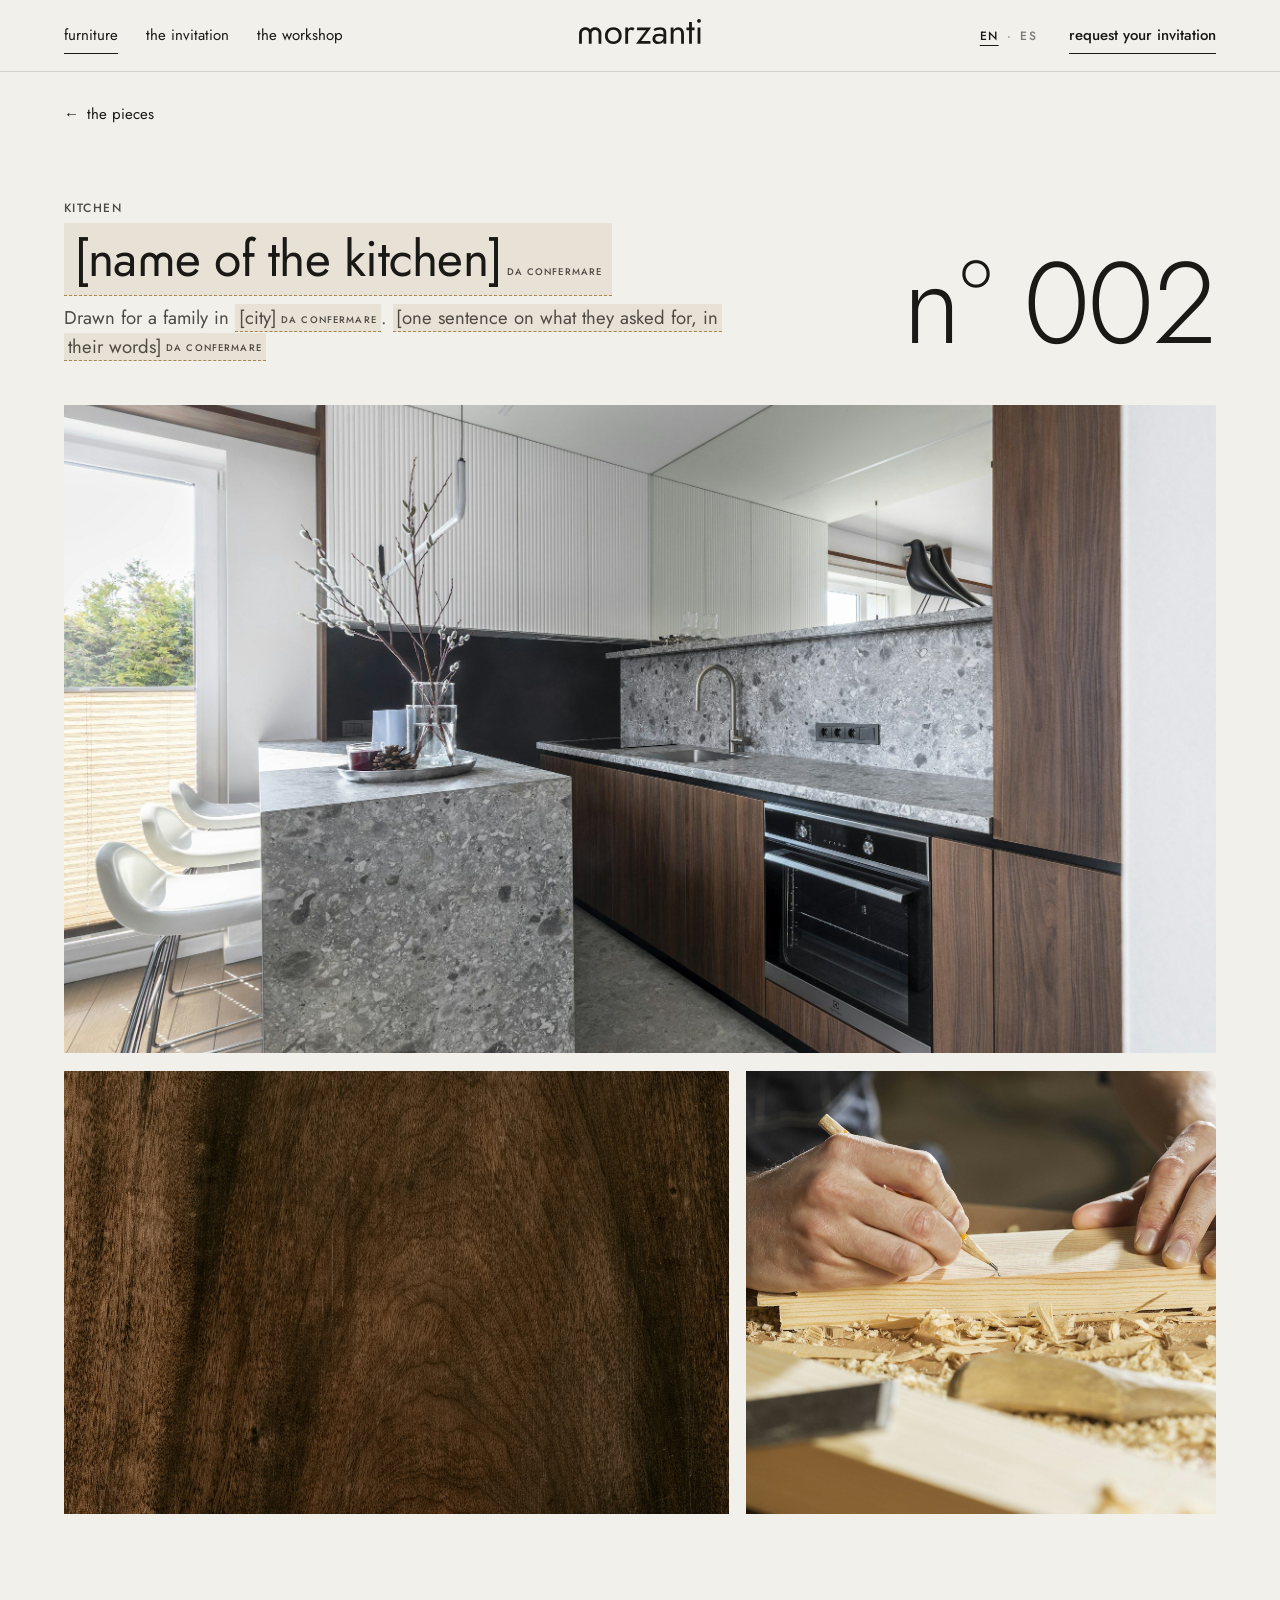
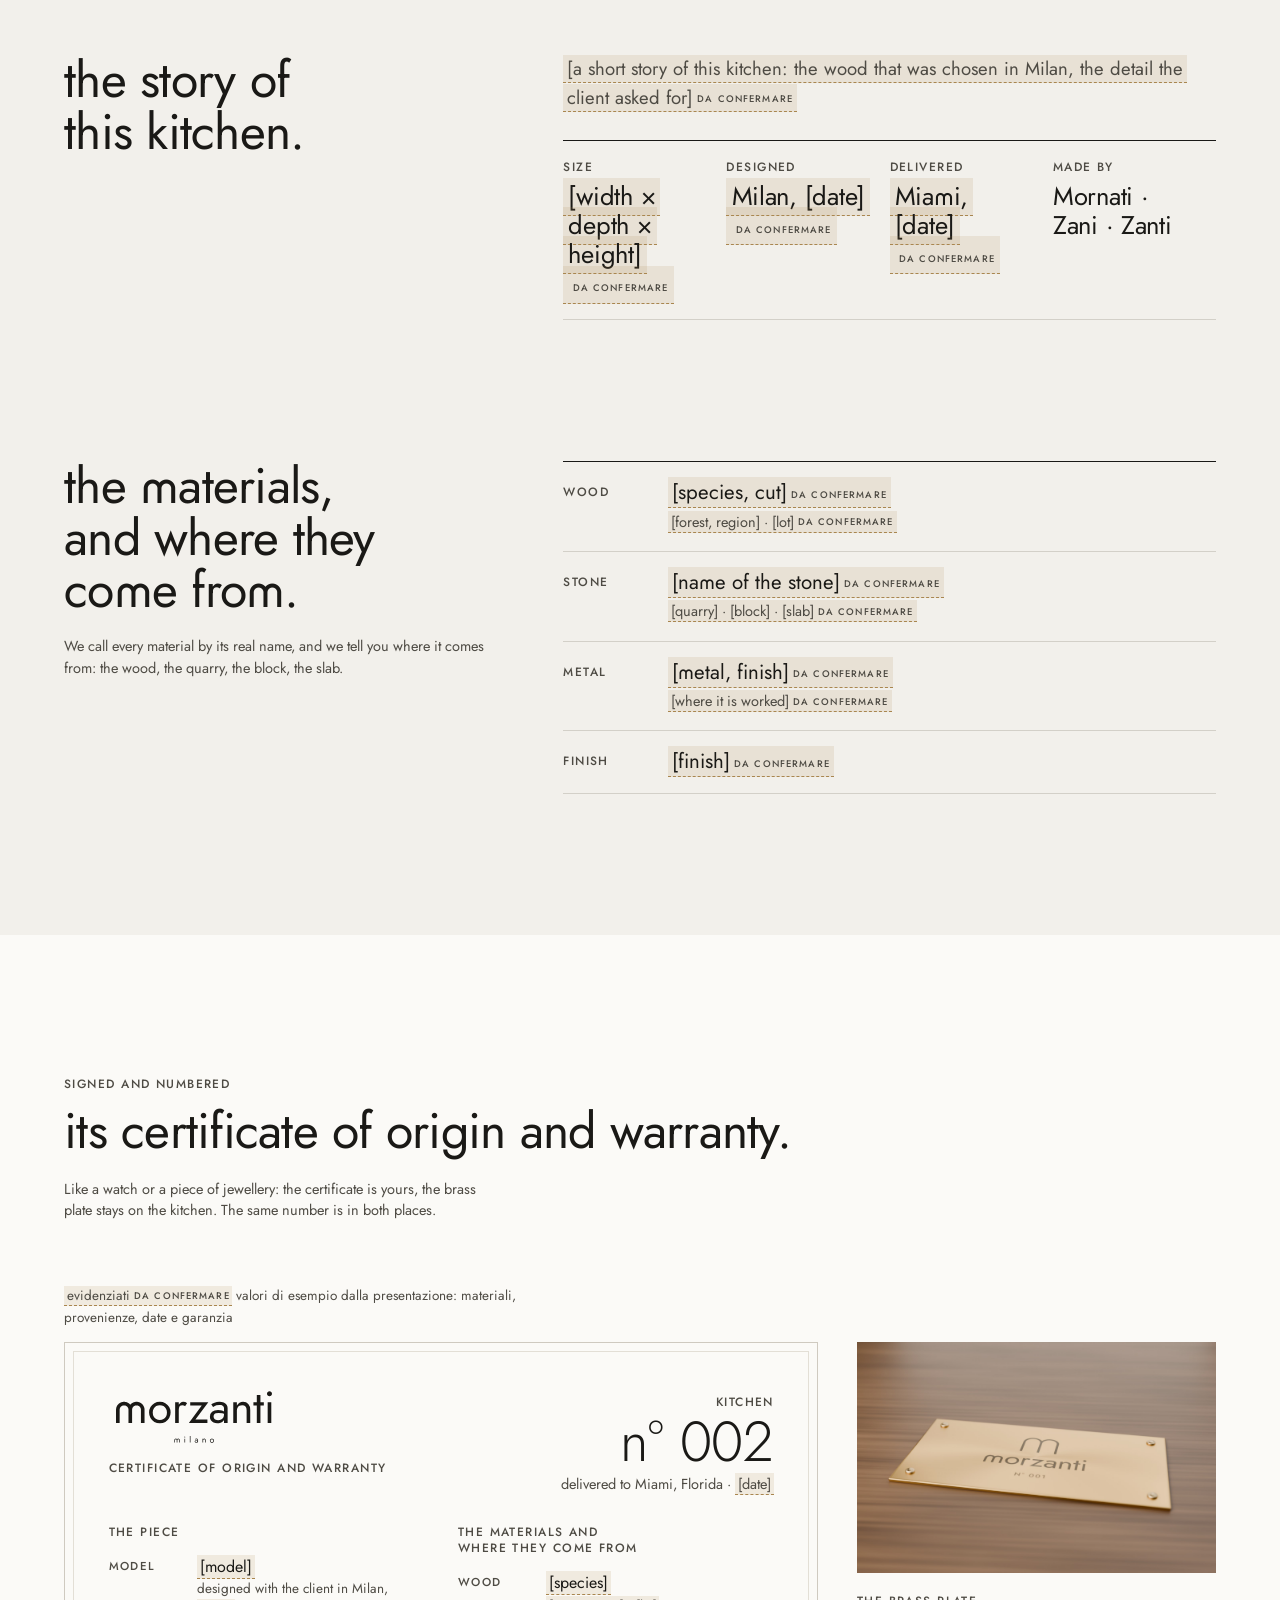
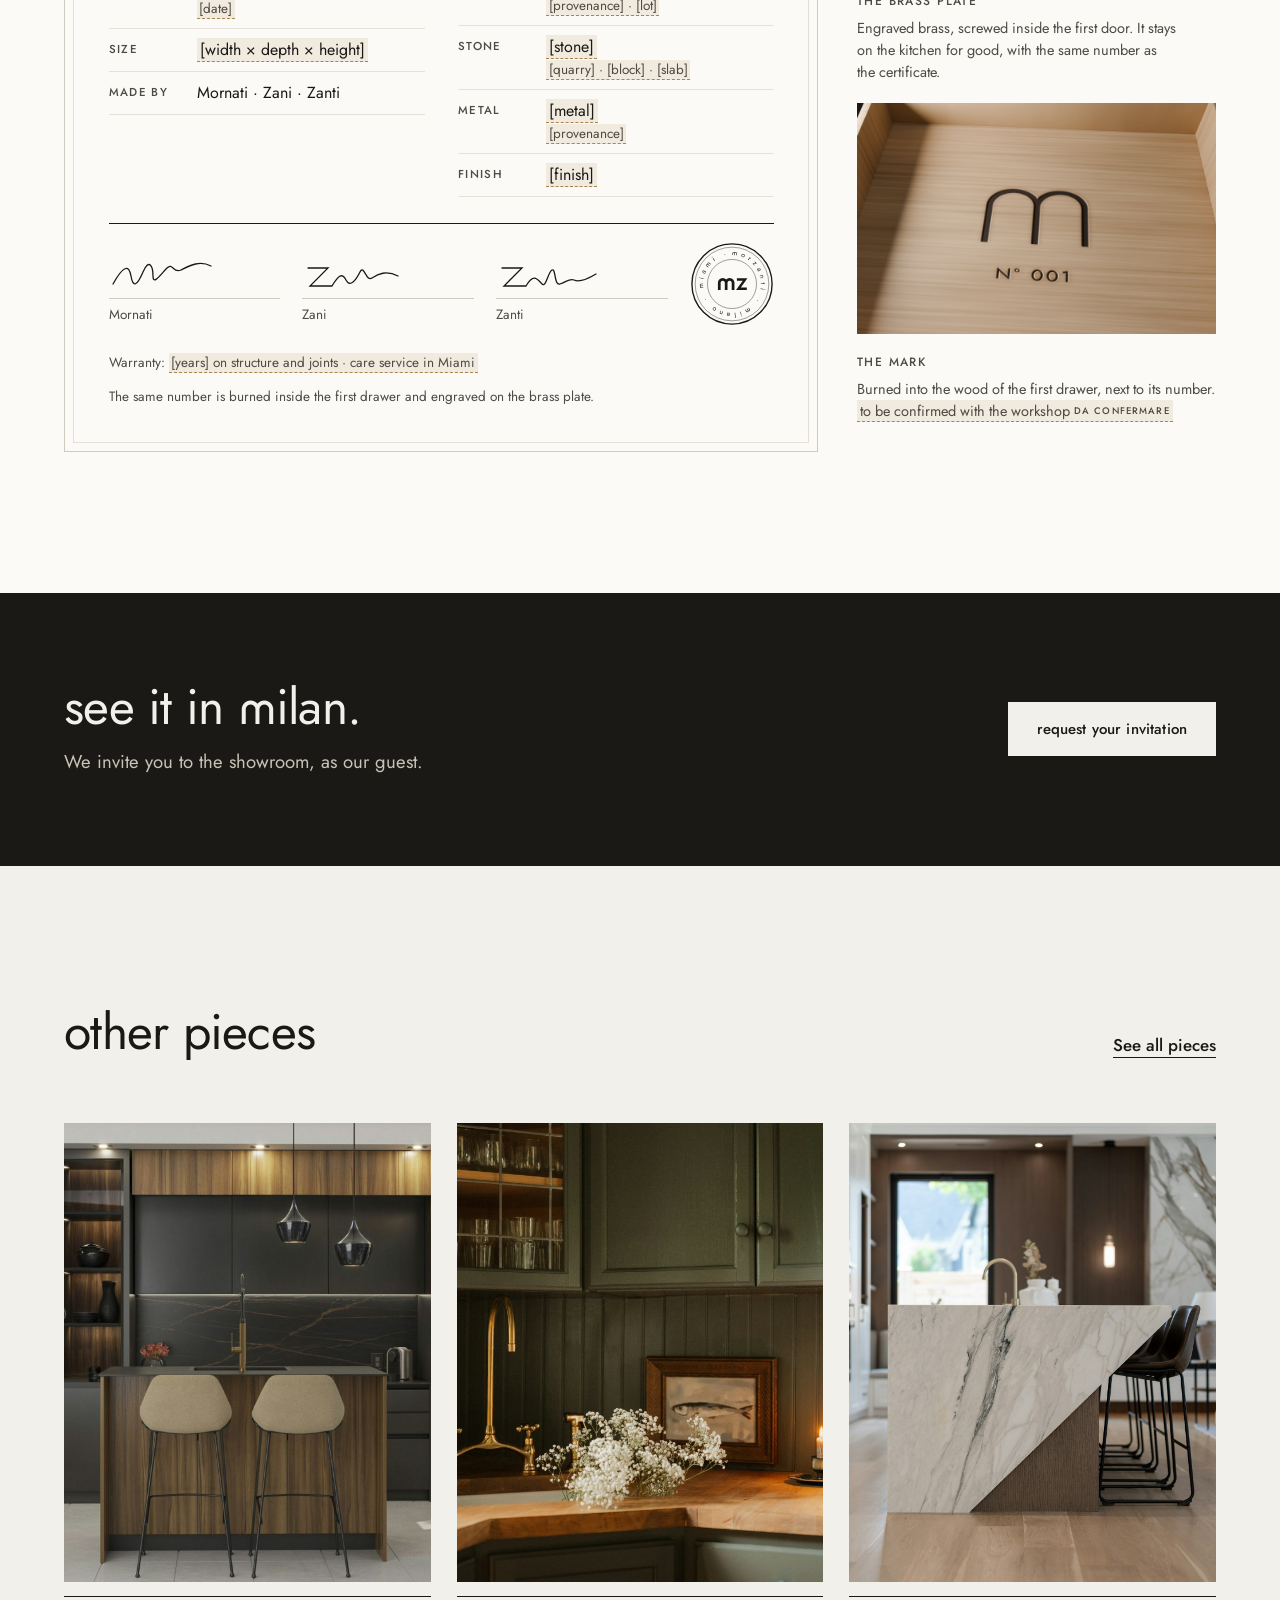
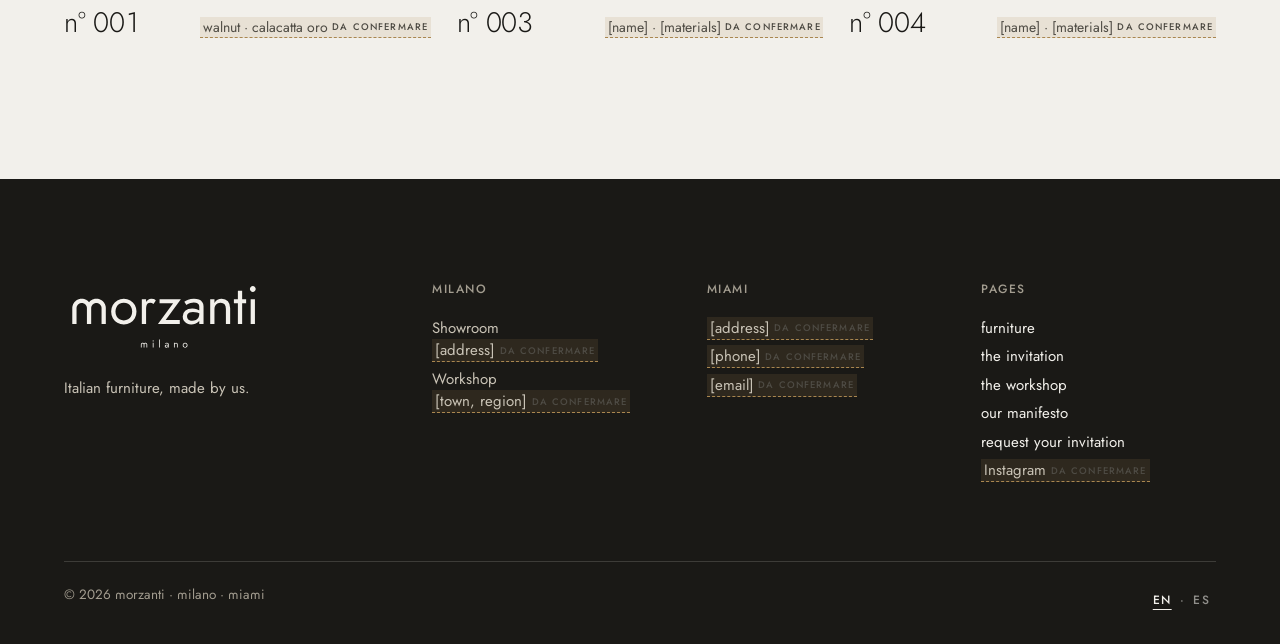
<file: kitchen-002.html>
<!doctype html>
<html lang="en">
<head>
<meta charset="utf-8">
<meta name="viewport" content="width=device-width, initial-scale=1, viewport-fit=cover">
<title>kitchen n° 002 · morzanti</title>
<meta name="description" content="Kitchen n° 002: drawn in Milan, made by hand in our workshop, with its certificate of origin and warranty.">
<meta name="theme-color" content="#F2F0EB">
<link rel="icon" href="img/loghi/m-ad-archi-inchiostro.svg" type="image/svg+xml">
<link rel="preconnect" href="https://fonts.googleapis.com">
<link rel="preconnect" href="https://fonts.gstatic.com" crossorigin>
<link href="https://fonts.googleapis.com/css2?family=Jost:wght@300;400;500&display=swap" rel="stylesheet">
<link rel="preload" href="fonts/jost-morzanti-400.woff2" as="font" type="font/woff2" crossorigin>
<link rel="stylesheet" href="css/morzanti.css">
</head>
<body class="">
<a class="salta" href="#contenuto" data-i18n="skip">Skip to content</a>
<header class="bar">
  <div class="bar__in">
    <nav class="bar__nav" aria-label="Main"><a href="kitchens.html" data-i18n="nav.kitchens" aria-current="page">furniture</a><a href="invitation.html" data-i18n="nav.invitation">the invitation</a><a href="workshop.html" data-i18n="nav.workshop">the workshop</a></nav>
    <a class="bar__logo" href="index.html" aria-label="morzanti, home">
      <img class="logo-scuro" src="img/loghi/nome-inchiostro.svg" alt="" width="368" height="108">
      <img class="logo-chiaro" src="img/loghi/nome-chiaro.svg" alt="" width="368" height="108">
    </a>
    <div class="bar__dx"><div class="lingua" role="group" aria-label="Language"><button type="button" data-lingua="en" aria-pressed="true" aria-label="English">EN</button><span aria-hidden="true">·</span><button type="button" data-lingua="es" aria-pressed="false" aria-label="Español">ES</button></div><a class="bar__cta" href="request.html" data-i18n="cta.request">request your invitation</a></div>
    <button class="bar__menu" type="button" aria-expanded="false" aria-controls="menu" data-i18n="menu.open">menu</button>
  </div>
</header>
<div class="menu" id="menu" hidden role="dialog" aria-modal="true" aria-label="Menu">
  <div class="menu__testa">
    <a href="index.html" aria-label="morzanti, home"><img src="img/loghi/nome-chiaro.svg" alt="" width="368" height="108"></a>
    <button type="button" data-chiudi data-i18n="menu.close">close</button>
  </div>
  <nav aria-label="Main"><a href="kitchens.html" data-i18n="nav.kitchens" aria-current="page">furniture</a><a href="invitation.html" data-i18n="nav.invitation">the invitation</a><a href="workshop.html" data-i18n="nav.workshop">the workshop</a><a href="index.html" data-i18n="nav.home">home</a></nav>
  <div class="menu__piede">
    <a class="btn btn--chiaro" href="request.html" data-i18n="cta.request">request your invitation</a>
    <div class="lingua" role="group" aria-label="Language"><button type="button" data-lingua="en" aria-pressed="true" aria-label="English">EN</button><span aria-hidden="true">·</span><button type="button" data-lingua="es" aria-pressed="false" aria-label="Español">ES</button></div>
  </div>
</div>
<div class="avviso-lingua" hidden role="status">
  <span>Versión en español en preparación: algunos textos todavía están en inglés.</span>
  <button type="button">English</button>
</div>
<main id="contenuto">
<div class="wrap">
  <a class="indietro" href="kitchens.html" style="margin-top:20px"><span aria-hidden="true">←</span> <span data-i18n="back.kitchens">the pieces</span></a>
  <header class="scheda-testa">
    <div class="pila">
      <span class="k" data-i18n="k.kitchen">kitchen</span>
      <h1 class="titolo"><span class="tbc">[name of the kitchen]</span></h1>
      <p class="lead">Drawn for a family in <span class="tbc">[city]</span>. <span class="tbc">[one sentence on what they asked for, in their words]</span></p>
    </div>
    <span class="num" aria-hidden="true">n° 002</span>
  </header>
  <div class="galleria">
    <div class="foto g1"><img src="img/segnaposto/segnaposto-cucina-002-pietra-grigia.jpg" alt="Kitchen n° 002" style="object-position:50% 50%" fetchpriority="high"></div>
    <div class="foto g2"><img src="img/segnaposto/segnaposto-materia-legno-noce.jpg" alt="Detail of the wood grain" loading="lazy"></div>
    <div class="foto g3"><img src="img/segnaposto/segnaposto-laboratorio-mani-legno.jpg" alt="Hands marking a walnut board in the workshop" loading="lazy"></div>
  </div>
</div>

<section class="sec" aria-labelledby="h-storia">
  <div class="wrap storia">
    <h2 id="h-storia" data-i18n="s.story">the story of this kitchen.</h2>
    <div class="pila pila--l">
      <p class="lead"><span class="tbc">[a short story of this kitchen: the wood that was chosen in Milan, the detail the client asked for]</span></p>
      <div class="dati">
        <div><span class="k" data-i18n="k.size">size</span><span class="valore"><span class="tbc">[width × depth × height]</span></span></div>
        <div><span class="k" data-i18n="k.designed">designed</span><span class="valore"><span class="tbc">Milan, [date]</span></span></div>
        <div><span class="k" data-i18n="k.delivered">delivered</span><span class="valore"><span class="tbc">Miami, [date]</span></span></div>
        <div><span class="k" data-i18n="k.madeby">made by</span><span class="valore">Mornati · Zani · Zanti</span></div>
      </div>
    </div>
  </div>
</section>

<section class="sec" style="padding-top:0" aria-labelledby="h-materiali">
  <div class="wrap storia">
    <div class="pila">
      <h2 id="h-materiali" data-i18n="s.materials">the materials, and where they come from.</h2>
      <p class="piccolo" data-i18n="s.materials.p">We call every material by its real name, and we tell you where it comes from: the wood, the quarry, the block, the slab.</p>
    </div>
    <table class="tabella-materiali">
      <tbody>
        <tr><th scope="row" data-i18n="k.wood">wood</th><td><span class="v"><span class="tbc">[species, cut]</span></span><span class="s"><span class="tbc">[forest, region] · [lot]</span></span></td></tr>
        <tr><th scope="row" data-i18n="k.stone">stone</th><td><span class="v"><span class="tbc">[name of the stone]</span></span><span class="s"><span class="tbc">[quarry] · [block] · [slab]</span></span></td></tr>
        <tr><th scope="row" data-i18n="k.metal">metal</th><td><span class="v"><span class="tbc">[metal, finish]</span></span><span class="s"><span class="tbc">[where it is worked]</span></span></td></tr>
        <tr><th scope="row" data-i18n="k.finish">finish</th><td><span class="v"><span class="tbc">[finish]</span></span></td></tr>
      </tbody>
    </table>
  </div>
</section>

<section class="sec calce" aria-labelledby="h-cert">
  <div class="wrap">
    <div class="testa">
      <div>
        <span class="k" data-i18n="k.signed">signed and numbered</span>
        <h2 id="h-cert" data-i18n="s.cert">its certificate of origin and warranty.</h2>
      </div>
      <p class="piccolo" style="max-width:46ch" data-i18n="s.cert.p">Like a watch or a piece of jewellery: the certificate is yours, the brass plate stays on the kitchen. The same number is in both places.</p>
    </div>
    <p class="cert-nota"><span class="tbc">evidenziati</span> valori di esempio dalla presentazione: materiali, provenienze, date e garanzia</p>
    <div class="certificato-zona">
      <article class="cert" aria-label="Certificate of origin and warranty, kitchen n° 002">
        <div class="cert__testa">
          <div class="pila" style="gap:12px"><img class="firma" src="img/loghi/firma-inchiostro.svg" alt="morzanti milano" width="376" height="136"><span class="k">certificate of origin and warranty</span></div>
          <div class="cert__numero"><span class="k">kitchen</span><div class="num">n° 002</div><span class="piccolo">delivered to Miami, Florida · <span class="tbc">[date]</span></span></div>
        </div>
        <div class="cert__cols">
          <div>
            <h3>the piece</h3>
            <table>
              <tr><td class="ck">model</td><td><span class="cv"><span class="tbc">[model]</span></span><span class="cs">designed with the client in Milan, <span class="tbc">[date]</span></span></td></tr>
              <tr><td class="ck">size</td><td><span class="cv"><span class="tbc">[width × depth × height]</span></span></td></tr>
              <tr><td class="ck">made by</td><td><span class="cv">Mornati · Zani · Zanti</span></td></tr>
            </table>
          </div>
          <div>
            <h3>the materials and where they come from</h3>
            <table>
              <tr><td class="ck">wood</td><td><span class="cv"><span class="tbc">[species]</span></span><span class="cs"><span class="tbc">[provenance] · [lot]</span></span></td></tr>
              <tr><td class="ck">stone</td><td><span class="cv"><span class="tbc">[stone]</span></span><span class="cs"><span class="tbc">[quarry] · [block] · [slab]</span></span></td></tr>
              <tr><td class="ck">metal</td><td><span class="cv"><span class="tbc">[metal]</span></span><span class="cs"><span class="tbc">[provenance]</span></span></td></tr>
              <tr><td class="ck">finish</td><td><span class="cv"><span class="tbc">[finish]</span></span></td></tr>
            </table>
          </div>
        </div>
        <div class="cert__firme">
          <div class="sig"><svg viewBox="0 0 160 34" preserveAspectRatio="xMinYMid meet" aria-hidden="true"><path d="M4 26c10-18 16-20 18-8s6 10 12-4 10-6 10 4 8-2 14-8 6 6 14 2 18-10 30-4" fill="none" stroke="#1A1916" stroke-width="1.3" stroke-linecap="round"/></svg><span>Mornati</span></div>
          <div class="sig"><svg viewBox="0 0 160 34" preserveAspectRatio="xMinYMid meet" aria-hidden="true"><path d="M6 10h20L8 28h22c6-10 10-14 14-6s10 0 14-8 6 10 12 6 14-8 26-2" fill="none" stroke="#1A1916" stroke-width="1.3" stroke-linecap="round"/></svg><span>Zani</span></div>
          <div class="sig"><svg viewBox="0 0 160 34" preserveAspectRatio="xMinYMid meet" aria-hidden="true"><path d="M6 10h20L8 28h22c8-14 12-6 16-2s6-12 10-14 2 16 8 14 10-6 14-4 12 0 22-6" fill="none" stroke="#1A1916" stroke-width="1.3" stroke-linecap="round"/></svg><span>Zanti</span></div>
          <img src="img/loghi/sigillo-inchiostro.svg" alt="The morzanti seal" width="308" height="308">
        </div>
        <div class="cert__piede">
          <span>Warranty: <span class="tbc">[years] on structure and joints · care service in Miami</span></span>
          <span>The same number is burned inside the first drawer and engraved on the brass plate.</span>
        </div>
      </article>
      <div class="targhetta-zona">
        <div class="foto"><img src="img/marchio/mockup-targhetta-ottone.jpg" alt="The engraved brass plate with the kitchen number" loading="lazy"></div>
        <div class="pila" style="gap:8px">
          <span class="k" data-i18n="k.plate">the brass plate</span>
          <p class="piccolo" data-i18n="s.plate">Engraved brass, screwed inside the first door. It stays on the kitchen for good, with the same number as the certificate.</p>
        </div>
        <div class="foto"><img src="img/marchio/mockup-cassetto-punzone.jpg" alt="The morzanti mark and number burned into the first drawer" loading="lazy"></div>
        <div class="pila" style="gap:8px">
          <span class="k" data-i18n="k.mark">the mark</span>
          <p class="piccolo" data-i18n="s.mark">Burned into the wood of the first drawer, next to its number. <span class="tbc">to be confirmed with the workshop</span></p>
        </div>
      </div>
    </div>
  </div>
</section>

<section class="sec sec--stretta scuro">
  <div class="wrap testa" style="margin-bottom:0;align-items:center">
    <div>
      <h2 data-i18n="s.see">see it in milan.</h2>
      <p class="lead" data-i18n="s.see.p">We invite you to the showroom, as our guest.</p>
    </div>
    <a class="btn btn--chiaro" href="request.html" data-i18n="cta.request">request your invitation</a>
  </div>
</section>

<section class="sec" aria-labelledby="h-altre">
  <div class="wrap">
    <div class="testa">
      <div><h2 id="h-altre" data-i18n="s.others">other pieces</h2></div>
      <a class="link" href="kitchens.html" data-i18n="kit.all">See all pieces</a>
    </div>
    <div class="altre"><a class="cucina" href="kitchen-001.html"><div class="foto"><img src="img/segnaposto/segnaposto-cucina-001-noce-marmo.jpg" alt="Kitchen n° 001" loading="lazy" style="object-position:50% 50%"></div><div class="cucina__dati"><span class="num">n° 001</span><span><span class="tbc">walnut · calacatta oro</span></span></div></a><a class="cucina" href="kitchen-003.html"><div class="foto"><img src="img/segnaposto/segnaposto-cucina-003-verde.jpg" alt="Kitchen n° 003" loading="lazy" style="object-position:50% 50%"></div><div class="cucina__dati"><span class="num">n° 003</span><span><span class="tbc">[name] · [materials]</span></span></div></a><a class="cucina" href="kitchen-004.html"><div class="foto"><img src="img/segnaposto/segnaposto-cucina-004-marmo-bianco.jpg" alt="Kitchen n° 004" loading="lazy" style="object-position:50% 50%"></div><div class="cucina__dati"><span class="num">n° 004</span><span><span class="tbc">[name] · [materials]</span></span></div></a></div>
  </div>
</section>
</main>
<footer class="piede">
  <div class="wrap">
    <div class="piede__in">
      <div class="piede__firma">
        <img src="img/loghi/firma-chiaro.svg" alt="morzanti milano" width="376" height="136">
        <p data-i18n="foot.claim">Italian furniture, made by us.</p>
      </div>
      <div>
        <h2>milano</h2>
        <ul>
          <li><span data-i18n="foot.showroom">Showroom</span><br><span class="tbc">[address]</span></li>
          <li><span data-i18n="foot.workshop">Workshop</span><br><span class="tbc">[town, region]</span></li>
        </ul>
      </div>
      <div>
        <h2>miami</h2>
        <ul>
          <li><span class="tbc">[address]</span></li>
          <li><span class="tbc">[phone]</span></li>
          <li><span class="tbc">[email]</span></li>
        </ul>
      </div>
      <div>
        <h2 data-i18n="foot.pages">Pages</h2>
        <ul>
          <li><a href="kitchens.html" data-i18n="nav.kitchens">furniture</a></li>
          <li><a href="invitation.html" data-i18n="nav.invitation">the invitation</a></li>
          <li><a href="workshop.html" data-i18n="nav.workshop">the workshop</a></li>
          <li><a href="manifesto.html" data-i18n="nav.manifesto">our manifesto</a></li>
          <li><a href="request.html" data-i18n="cta.request">request your invitation</a></li>
          <li><span class="tbc">Instagram</span></li>
        </ul>
      </div>
    </div>
    <div class="piede__fondo">
      <span>© 2026 <span class="nome">morzanti · milano · miami</span></span>
      <div class="lingua" role="group" aria-label="Language"><button type="button" data-lingua="en" aria-pressed="true" aria-label="English">EN</button><span aria-hidden="true">·</span><button type="button" data-lingua="es" aria-pressed="false" aria-label="Español">ES</button></div>
    </div>
  </div>
</footer>
<script src="js/testi.js"></script>
<script src="js/site.js"></script>
</body>
</html>
</file>
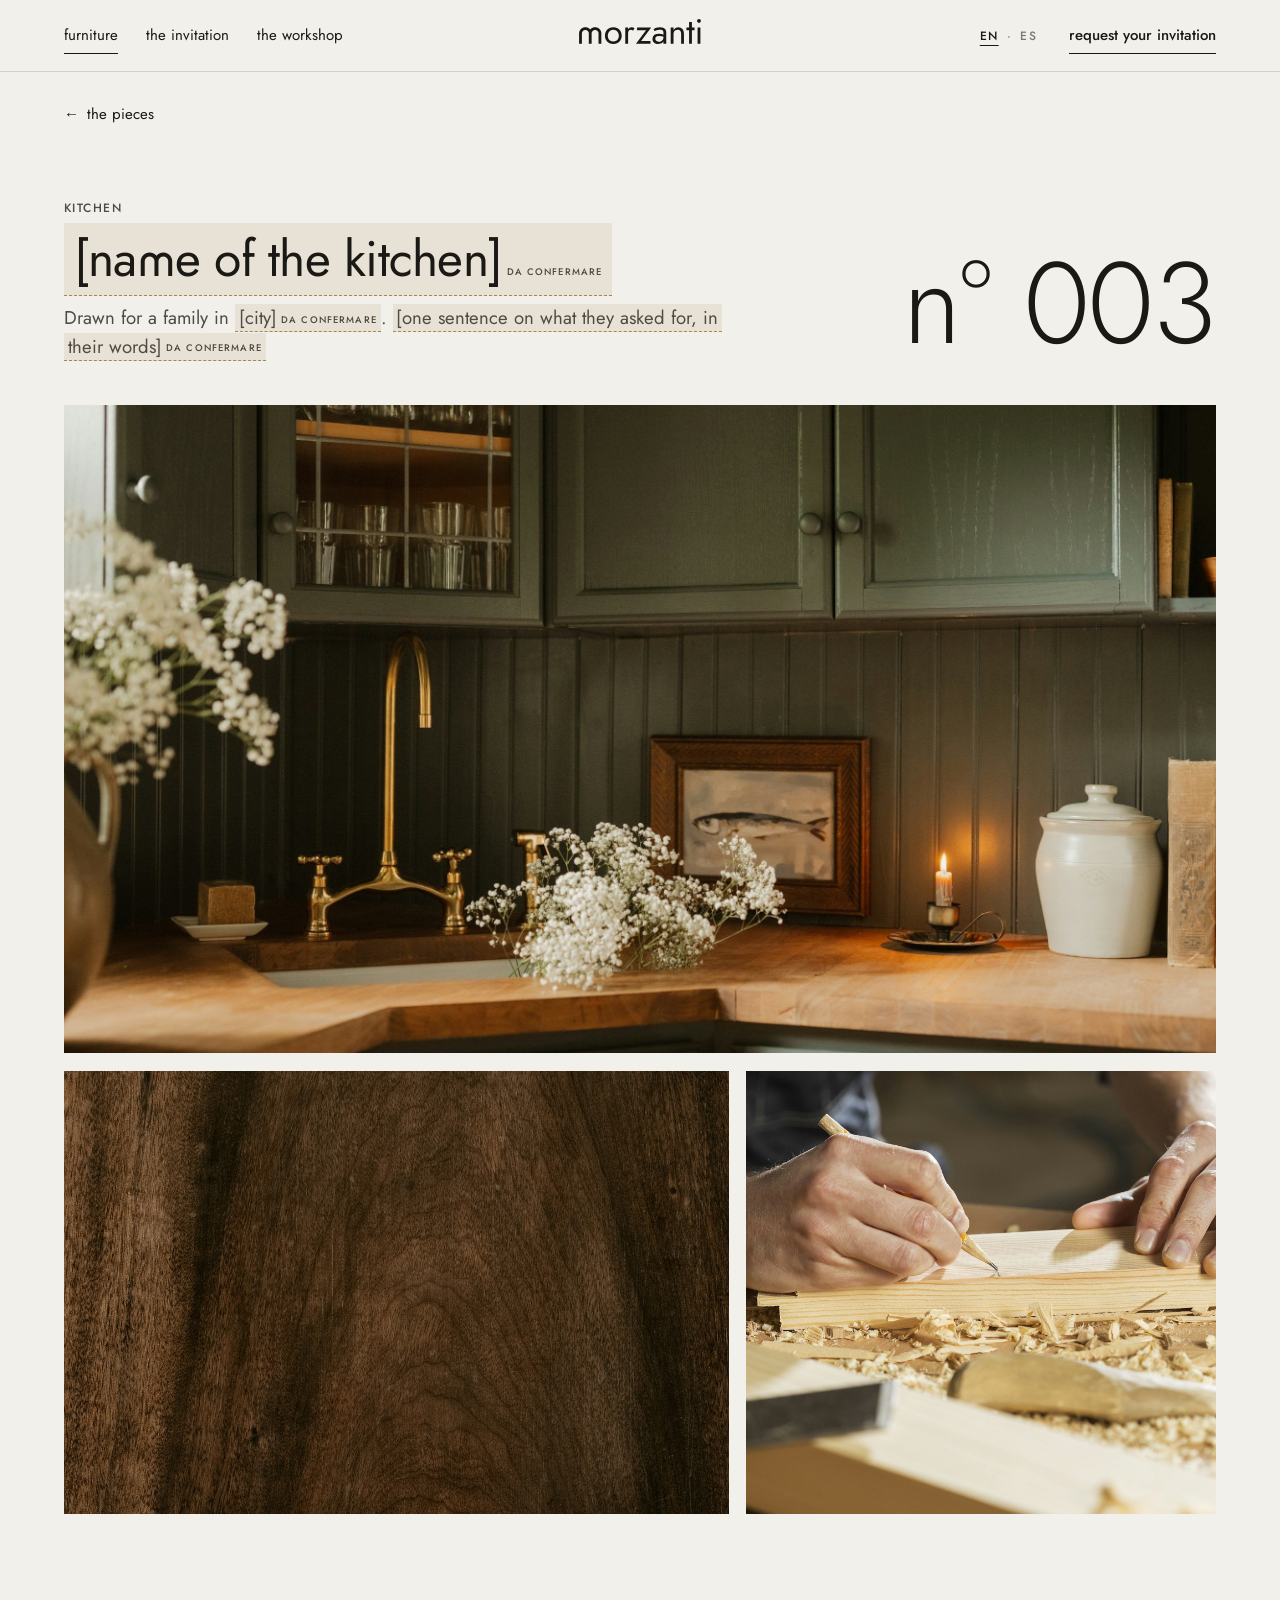
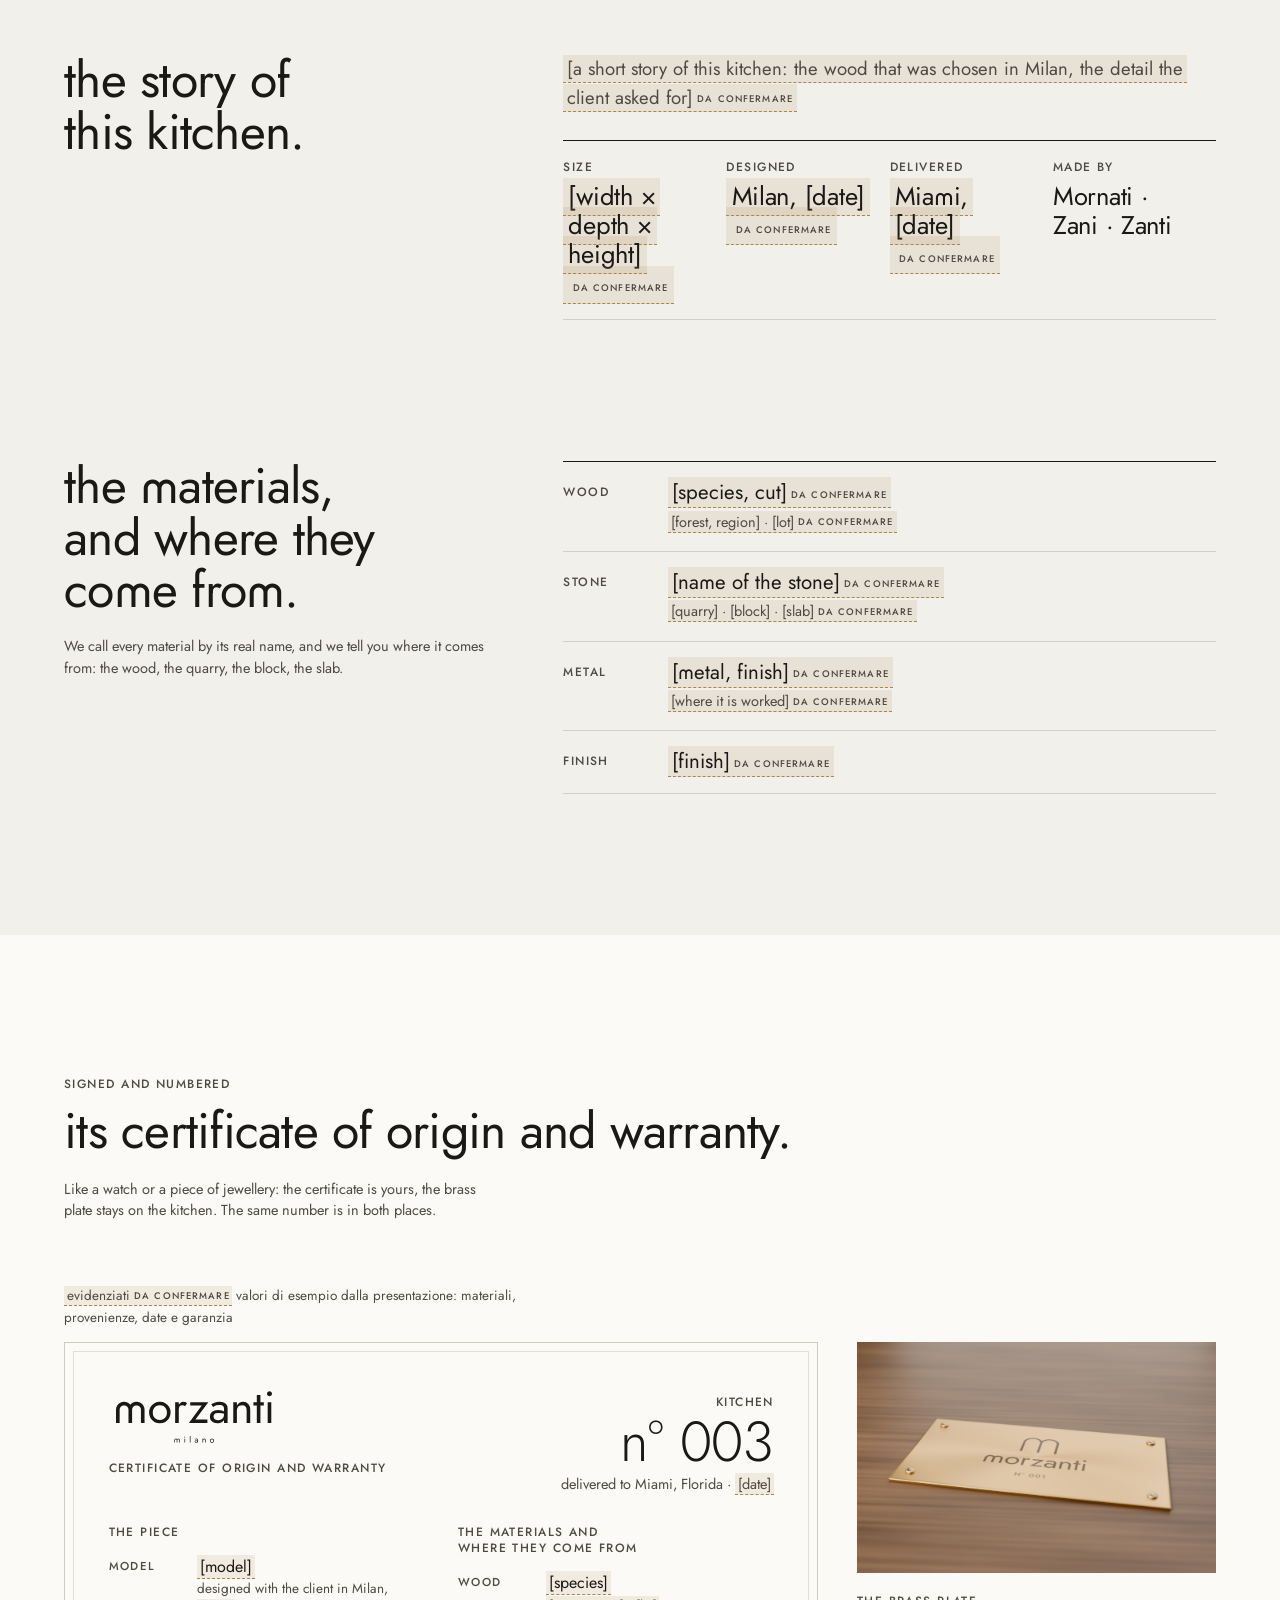
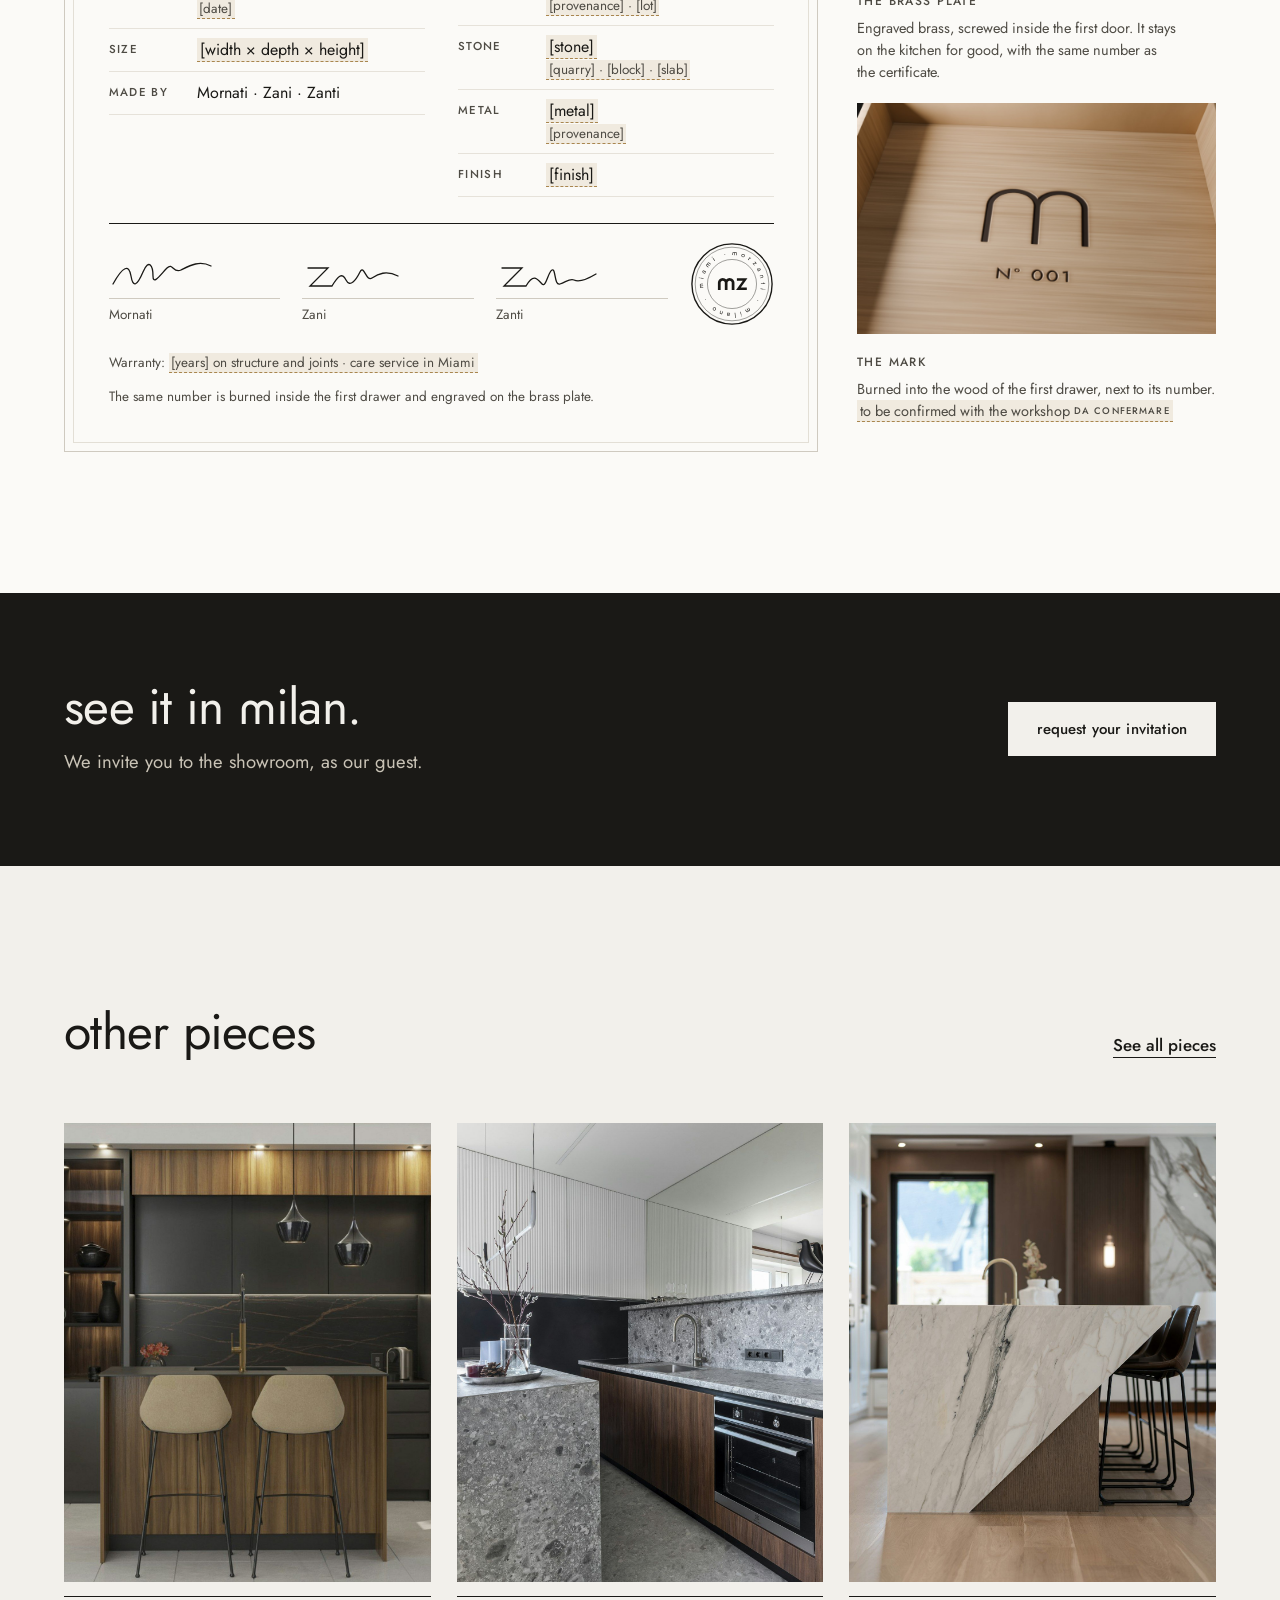
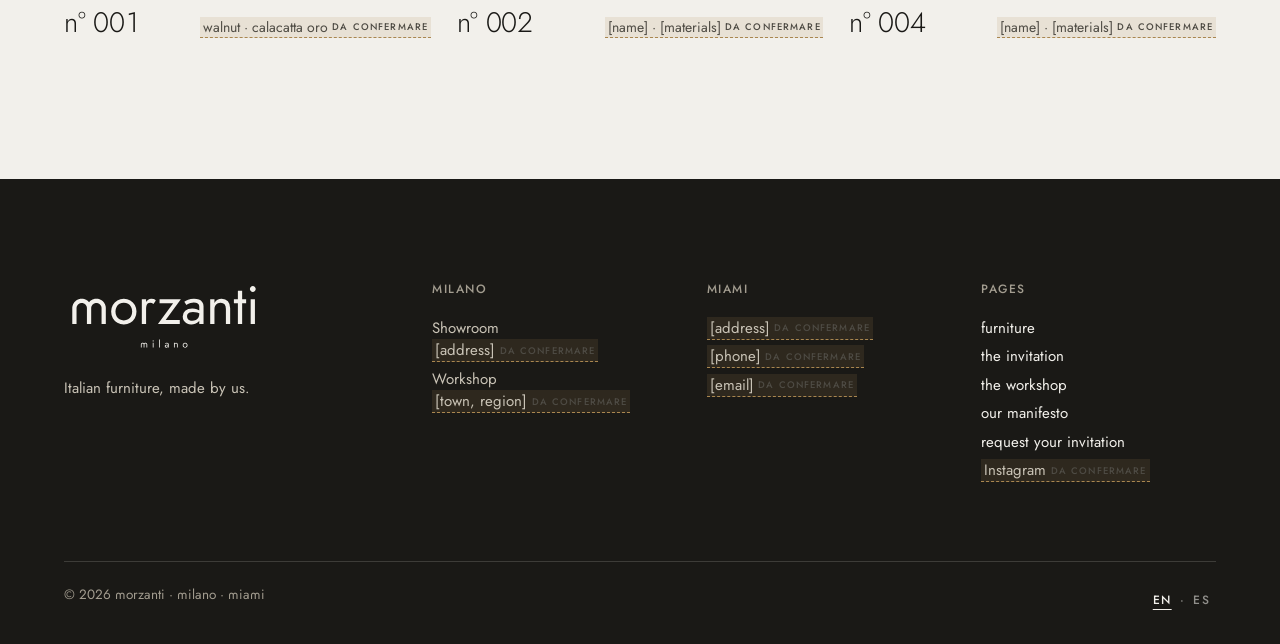
<file: kitchen-003.html>
<!doctype html>
<html lang="en">
<head>
<meta charset="utf-8">
<meta name="viewport" content="width=device-width, initial-scale=1, viewport-fit=cover">
<title>kitchen n° 003 · morzanti</title>
<meta name="description" content="Kitchen n° 003: drawn in Milan, made by hand in our workshop, with its certificate of origin and warranty.">
<meta name="theme-color" content="#F2F0EB">
<link rel="icon" href="img/loghi/m-ad-archi-inchiostro.svg" type="image/svg+xml">
<link rel="preconnect" href="https://fonts.googleapis.com">
<link rel="preconnect" href="https://fonts.gstatic.com" crossorigin>
<link href="https://fonts.googleapis.com/css2?family=Jost:wght@300;400;500&display=swap" rel="stylesheet">
<link rel="preload" href="fonts/jost-morzanti-400.woff2" as="font" type="font/woff2" crossorigin>
<link rel="stylesheet" href="css/morzanti.css">
</head>
<body class="">
<a class="salta" href="#contenuto" data-i18n="skip">Skip to content</a>
<header class="bar">
  <div class="bar__in">
    <nav class="bar__nav" aria-label="Main"><a href="kitchens.html" data-i18n="nav.kitchens" aria-current="page">furniture</a><a href="invitation.html" data-i18n="nav.invitation">the invitation</a><a href="workshop.html" data-i18n="nav.workshop">the workshop</a></nav>
    <a class="bar__logo" href="index.html" aria-label="morzanti, home">
      <img class="logo-scuro" src="img/loghi/nome-inchiostro.svg" alt="" width="368" height="108">
      <img class="logo-chiaro" src="img/loghi/nome-chiaro.svg" alt="" width="368" height="108">
    </a>
    <div class="bar__dx"><div class="lingua" role="group" aria-label="Language"><button type="button" data-lingua="en" aria-pressed="true" aria-label="English">EN</button><span aria-hidden="true">·</span><button type="button" data-lingua="es" aria-pressed="false" aria-label="Español">ES</button></div><a class="bar__cta" href="request.html" data-i18n="cta.request">request your invitation</a></div>
    <button class="bar__menu" type="button" aria-expanded="false" aria-controls="menu" data-i18n="menu.open">menu</button>
  </div>
</header>
<div class="menu" id="menu" hidden role="dialog" aria-modal="true" aria-label="Menu">
  <div class="menu__testa">
    <a href="index.html" aria-label="morzanti, home"><img src="img/loghi/nome-chiaro.svg" alt="" width="368" height="108"></a>
    <button type="button" data-chiudi data-i18n="menu.close">close</button>
  </div>
  <nav aria-label="Main"><a href="kitchens.html" data-i18n="nav.kitchens" aria-current="page">furniture</a><a href="invitation.html" data-i18n="nav.invitation">the invitation</a><a href="workshop.html" data-i18n="nav.workshop">the workshop</a><a href="index.html" data-i18n="nav.home">home</a></nav>
  <div class="menu__piede">
    <a class="btn btn--chiaro" href="request.html" data-i18n="cta.request">request your invitation</a>
    <div class="lingua" role="group" aria-label="Language"><button type="button" data-lingua="en" aria-pressed="true" aria-label="English">EN</button><span aria-hidden="true">·</span><button type="button" data-lingua="es" aria-pressed="false" aria-label="Español">ES</button></div>
  </div>
</div>
<div class="avviso-lingua" hidden role="status">
  <span>Versión en español en preparación: algunos textos todavía están en inglés.</span>
  <button type="button">English</button>
</div>
<main id="contenuto">
<div class="wrap">
  <a class="indietro" href="kitchens.html" style="margin-top:20px"><span aria-hidden="true">←</span> <span data-i18n="back.kitchens">the pieces</span></a>
  <header class="scheda-testa">
    <div class="pila">
      <span class="k" data-i18n="k.kitchen">kitchen</span>
      <h1 class="titolo"><span class="tbc">[name of the kitchen]</span></h1>
      <p class="lead">Drawn for a family in <span class="tbc">[city]</span>. <span class="tbc">[one sentence on what they asked for, in their words]</span></p>
    </div>
    <span class="num" aria-hidden="true">n° 003</span>
  </header>
  <div class="galleria">
    <div class="foto g1"><img src="img/segnaposto/segnaposto-cucina-003-verde.jpg" alt="Kitchen n° 003" style="object-position:50% 50%" fetchpriority="high"></div>
    <div class="foto g2"><img src="img/segnaposto/segnaposto-materia-legno-noce.jpg" alt="Detail of the wood grain" loading="lazy"></div>
    <div class="foto g3"><img src="img/segnaposto/segnaposto-laboratorio-mani-legno.jpg" alt="Hands marking a walnut board in the workshop" loading="lazy"></div>
  </div>
</div>

<section class="sec" aria-labelledby="h-storia">
  <div class="wrap storia">
    <h2 id="h-storia" data-i18n="s.story">the story of this kitchen.</h2>
    <div class="pila pila--l">
      <p class="lead"><span class="tbc">[a short story of this kitchen: the wood that was chosen in Milan, the detail the client asked for]</span></p>
      <div class="dati">
        <div><span class="k" data-i18n="k.size">size</span><span class="valore"><span class="tbc">[width × depth × height]</span></span></div>
        <div><span class="k" data-i18n="k.designed">designed</span><span class="valore"><span class="tbc">Milan, [date]</span></span></div>
        <div><span class="k" data-i18n="k.delivered">delivered</span><span class="valore"><span class="tbc">Miami, [date]</span></span></div>
        <div><span class="k" data-i18n="k.madeby">made by</span><span class="valore">Mornati · Zani · Zanti</span></div>
      </div>
    </div>
  </div>
</section>

<section class="sec" style="padding-top:0" aria-labelledby="h-materiali">
  <div class="wrap storia">
    <div class="pila">
      <h2 id="h-materiali" data-i18n="s.materials">the materials, and where they come from.</h2>
      <p class="piccolo" data-i18n="s.materials.p">We call every material by its real name, and we tell you where it comes from: the wood, the quarry, the block, the slab.</p>
    </div>
    <table class="tabella-materiali">
      <tbody>
        <tr><th scope="row" data-i18n="k.wood">wood</th><td><span class="v"><span class="tbc">[species, cut]</span></span><span class="s"><span class="tbc">[forest, region] · [lot]</span></span></td></tr>
        <tr><th scope="row" data-i18n="k.stone">stone</th><td><span class="v"><span class="tbc">[name of the stone]</span></span><span class="s"><span class="tbc">[quarry] · [block] · [slab]</span></span></td></tr>
        <tr><th scope="row" data-i18n="k.metal">metal</th><td><span class="v"><span class="tbc">[metal, finish]</span></span><span class="s"><span class="tbc">[where it is worked]</span></span></td></tr>
        <tr><th scope="row" data-i18n="k.finish">finish</th><td><span class="v"><span class="tbc">[finish]</span></span></td></tr>
      </tbody>
    </table>
  </div>
</section>

<section class="sec calce" aria-labelledby="h-cert">
  <div class="wrap">
    <div class="testa">
      <div>
        <span class="k" data-i18n="k.signed">signed and numbered</span>
        <h2 id="h-cert" data-i18n="s.cert">its certificate of origin and warranty.</h2>
      </div>
      <p class="piccolo" style="max-width:46ch" data-i18n="s.cert.p">Like a watch or a piece of jewellery: the certificate is yours, the brass plate stays on the kitchen. The same number is in both places.</p>
    </div>
    <p class="cert-nota"><span class="tbc">evidenziati</span> valori di esempio dalla presentazione: materiali, provenienze, date e garanzia</p>
    <div class="certificato-zona">
      <article class="cert" aria-label="Certificate of origin and warranty, kitchen n° 003">
        <div class="cert__testa">
          <div class="pila" style="gap:12px"><img class="firma" src="img/loghi/firma-inchiostro.svg" alt="morzanti milano" width="376" height="136"><span class="k">certificate of origin and warranty</span></div>
          <div class="cert__numero"><span class="k">kitchen</span><div class="num">n° 003</div><span class="piccolo">delivered to Miami, Florida · <span class="tbc">[date]</span></span></div>
        </div>
        <div class="cert__cols">
          <div>
            <h3>the piece</h3>
            <table>
              <tr><td class="ck">model</td><td><span class="cv"><span class="tbc">[model]</span></span><span class="cs">designed with the client in Milan, <span class="tbc">[date]</span></span></td></tr>
              <tr><td class="ck">size</td><td><span class="cv"><span class="tbc">[width × depth × height]</span></span></td></tr>
              <tr><td class="ck">made by</td><td><span class="cv">Mornati · Zani · Zanti</span></td></tr>
            </table>
          </div>
          <div>
            <h3>the materials and where they come from</h3>
            <table>
              <tr><td class="ck">wood</td><td><span class="cv"><span class="tbc">[species]</span></span><span class="cs"><span class="tbc">[provenance] · [lot]</span></span></td></tr>
              <tr><td class="ck">stone</td><td><span class="cv"><span class="tbc">[stone]</span></span><span class="cs"><span class="tbc">[quarry] · [block] · [slab]</span></span></td></tr>
              <tr><td class="ck">metal</td><td><span class="cv"><span class="tbc">[metal]</span></span><span class="cs"><span class="tbc">[provenance]</span></span></td></tr>
              <tr><td class="ck">finish</td><td><span class="cv"><span class="tbc">[finish]</span></span></td></tr>
            </table>
          </div>
        </div>
        <div class="cert__firme">
          <div class="sig"><svg viewBox="0 0 160 34" preserveAspectRatio="xMinYMid meet" aria-hidden="true"><path d="M4 26c10-18 16-20 18-8s6 10 12-4 10-6 10 4 8-2 14-8 6 6 14 2 18-10 30-4" fill="none" stroke="#1A1916" stroke-width="1.3" stroke-linecap="round"/></svg><span>Mornati</span></div>
          <div class="sig"><svg viewBox="0 0 160 34" preserveAspectRatio="xMinYMid meet" aria-hidden="true"><path d="M6 10h20L8 28h22c6-10 10-14 14-6s10 0 14-8 6 10 12 6 14-8 26-2" fill="none" stroke="#1A1916" stroke-width="1.3" stroke-linecap="round"/></svg><span>Zani</span></div>
          <div class="sig"><svg viewBox="0 0 160 34" preserveAspectRatio="xMinYMid meet" aria-hidden="true"><path d="M6 10h20L8 28h22c8-14 12-6 16-2s6-12 10-14 2 16 8 14 10-6 14-4 12 0 22-6" fill="none" stroke="#1A1916" stroke-width="1.3" stroke-linecap="round"/></svg><span>Zanti</span></div>
          <img src="img/loghi/sigillo-inchiostro.svg" alt="The morzanti seal" width="308" height="308">
        </div>
        <div class="cert__piede">
          <span>Warranty: <span class="tbc">[years] on structure and joints · care service in Miami</span></span>
          <span>The same number is burned inside the first drawer and engraved on the brass plate.</span>
        </div>
      </article>
      <div class="targhetta-zona">
        <div class="foto"><img src="img/marchio/mockup-targhetta-ottone.jpg" alt="The engraved brass plate with the kitchen number" loading="lazy"></div>
        <div class="pila" style="gap:8px">
          <span class="k" data-i18n="k.plate">the brass plate</span>
          <p class="piccolo" data-i18n="s.plate">Engraved brass, screwed inside the first door. It stays on the kitchen for good, with the same number as the certificate.</p>
        </div>
        <div class="foto"><img src="img/marchio/mockup-cassetto-punzone.jpg" alt="The morzanti mark and number burned into the first drawer" loading="lazy"></div>
        <div class="pila" style="gap:8px">
          <span class="k" data-i18n="k.mark">the mark</span>
          <p class="piccolo" data-i18n="s.mark">Burned into the wood of the first drawer, next to its number. <span class="tbc">to be confirmed with the workshop</span></p>
        </div>
      </div>
    </div>
  </div>
</section>

<section class="sec sec--stretta scuro">
  <div class="wrap testa" style="margin-bottom:0;align-items:center">
    <div>
      <h2 data-i18n="s.see">see it in milan.</h2>
      <p class="lead" data-i18n="s.see.p">We invite you to the showroom, as our guest.</p>
    </div>
    <a class="btn btn--chiaro" href="request.html" data-i18n="cta.request">request your invitation</a>
  </div>
</section>

<section class="sec" aria-labelledby="h-altre">
  <div class="wrap">
    <div class="testa">
      <div><h2 id="h-altre" data-i18n="s.others">other pieces</h2></div>
      <a class="link" href="kitchens.html" data-i18n="kit.all">See all pieces</a>
    </div>
    <div class="altre"><a class="cucina" href="kitchen-001.html"><div class="foto"><img src="img/segnaposto/segnaposto-cucina-001-noce-marmo.jpg" alt="Kitchen n° 001" loading="lazy" style="object-position:50% 50%"></div><div class="cucina__dati"><span class="num">n° 001</span><span><span class="tbc">walnut · calacatta oro</span></span></div></a><a class="cucina" href="kitchen-002.html"><div class="foto"><img src="img/segnaposto/segnaposto-cucina-002-pietra-grigia.jpg" alt="Kitchen n° 002" loading="lazy" style="object-position:50% 50%"></div><div class="cucina__dati"><span class="num">n° 002</span><span><span class="tbc">[name] · [materials]</span></span></div></a><a class="cucina" href="kitchen-004.html"><div class="foto"><img src="img/segnaposto/segnaposto-cucina-004-marmo-bianco.jpg" alt="Kitchen n° 004" loading="lazy" style="object-position:50% 50%"></div><div class="cucina__dati"><span class="num">n° 004</span><span><span class="tbc">[name] · [materials]</span></span></div></a></div>
  </div>
</section>
</main>
<footer class="piede">
  <div class="wrap">
    <div class="piede__in">
      <div class="piede__firma">
        <img src="img/loghi/firma-chiaro.svg" alt="morzanti milano" width="376" height="136">
        <p data-i18n="foot.claim">Italian furniture, made by us.</p>
      </div>
      <div>
        <h2>milano</h2>
        <ul>
          <li><span data-i18n="foot.showroom">Showroom</span><br><span class="tbc">[address]</span></li>
          <li><span data-i18n="foot.workshop">Workshop</span><br><span class="tbc">[town, region]</span></li>
        </ul>
      </div>
      <div>
        <h2>miami</h2>
        <ul>
          <li><span class="tbc">[address]</span></li>
          <li><span class="tbc">[phone]</span></li>
          <li><span class="tbc">[email]</span></li>
        </ul>
      </div>
      <div>
        <h2 data-i18n="foot.pages">Pages</h2>
        <ul>
          <li><a href="kitchens.html" data-i18n="nav.kitchens">furniture</a></li>
          <li><a href="invitation.html" data-i18n="nav.invitation">the invitation</a></li>
          <li><a href="workshop.html" data-i18n="nav.workshop">the workshop</a></li>
          <li><a href="manifesto.html" data-i18n="nav.manifesto">our manifesto</a></li>
          <li><a href="request.html" data-i18n="cta.request">request your invitation</a></li>
          <li><span class="tbc">Instagram</span></li>
        </ul>
      </div>
    </div>
    <div class="piede__fondo">
      <span>© 2026 <span class="nome">morzanti · milano · miami</span></span>
      <div class="lingua" role="group" aria-label="Language"><button type="button" data-lingua="en" aria-pressed="true" aria-label="English">EN</button><span aria-hidden="true">·</span><button type="button" data-lingua="es" aria-pressed="false" aria-label="Español">ES</button></div>
    </div>
  </div>
</footer>
<script src="js/testi.js"></script>
<script src="js/site.js"></script>
</body>
</html>
</file>
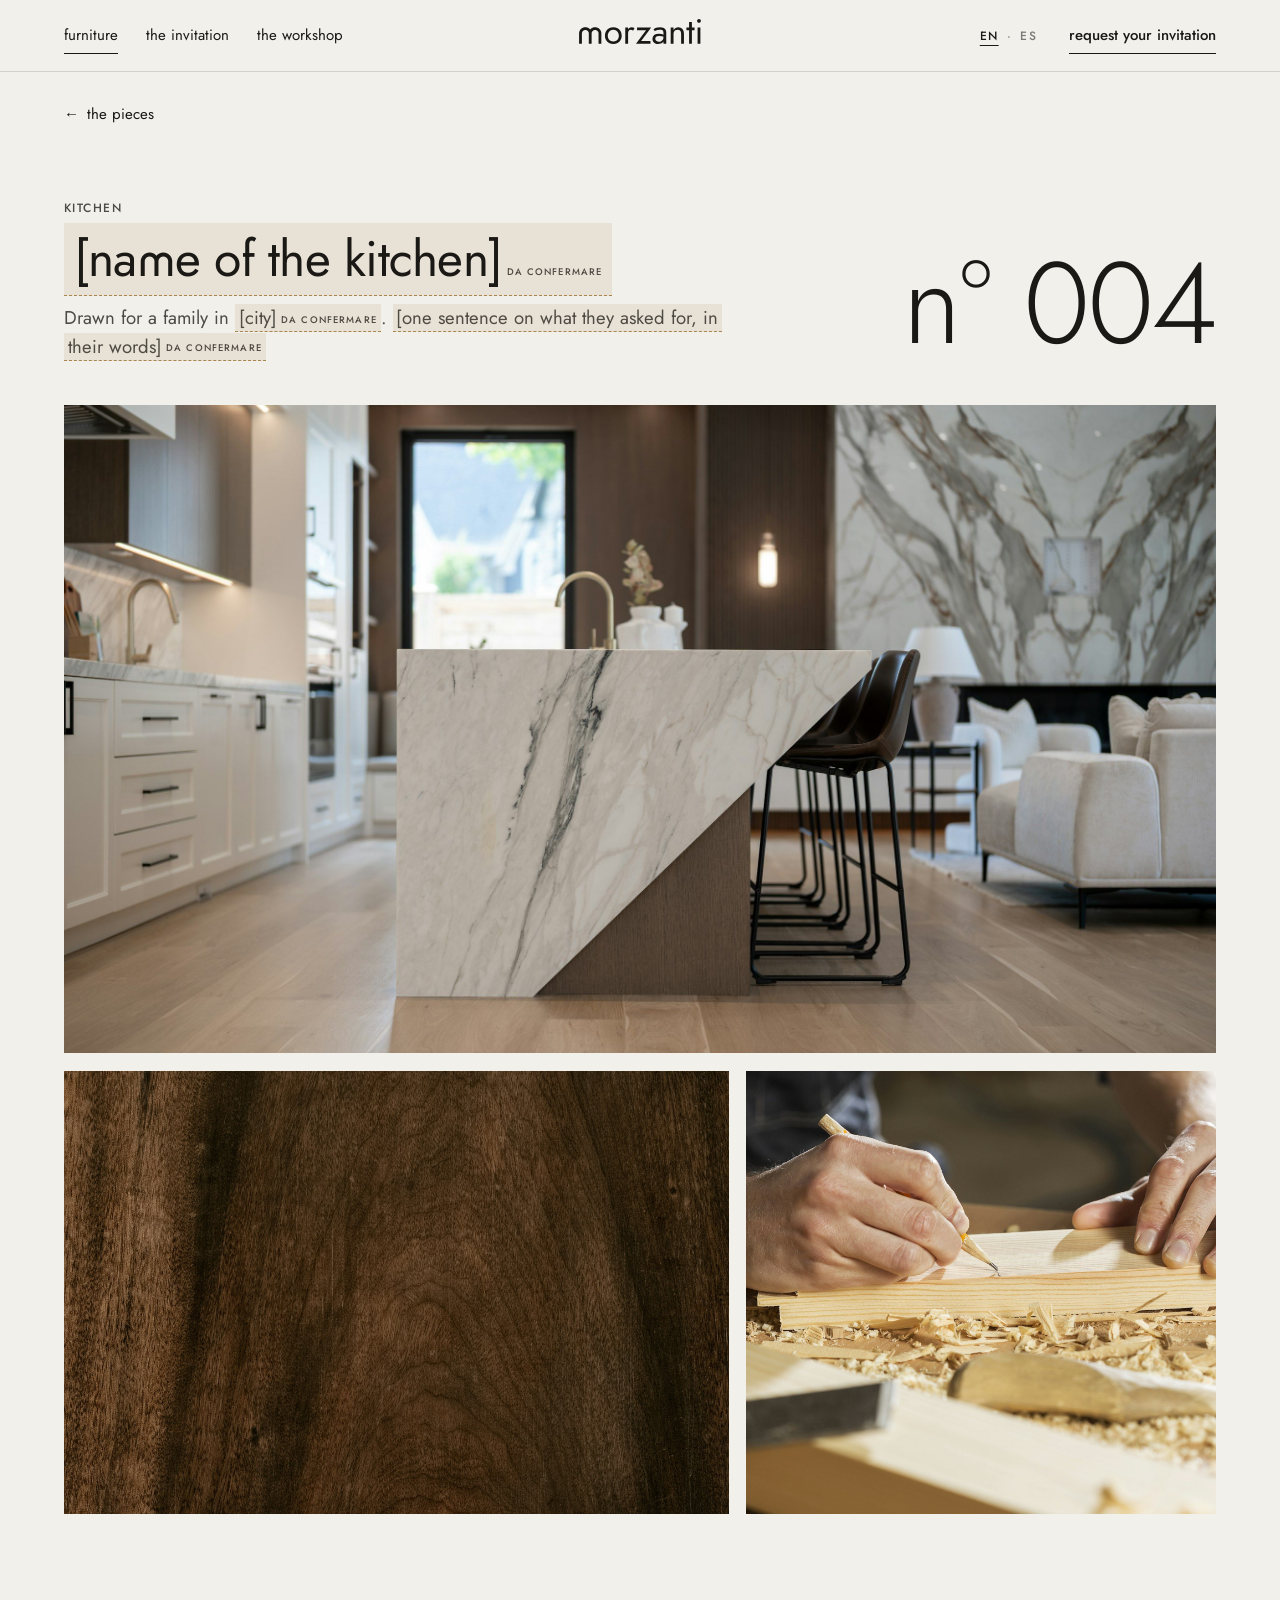
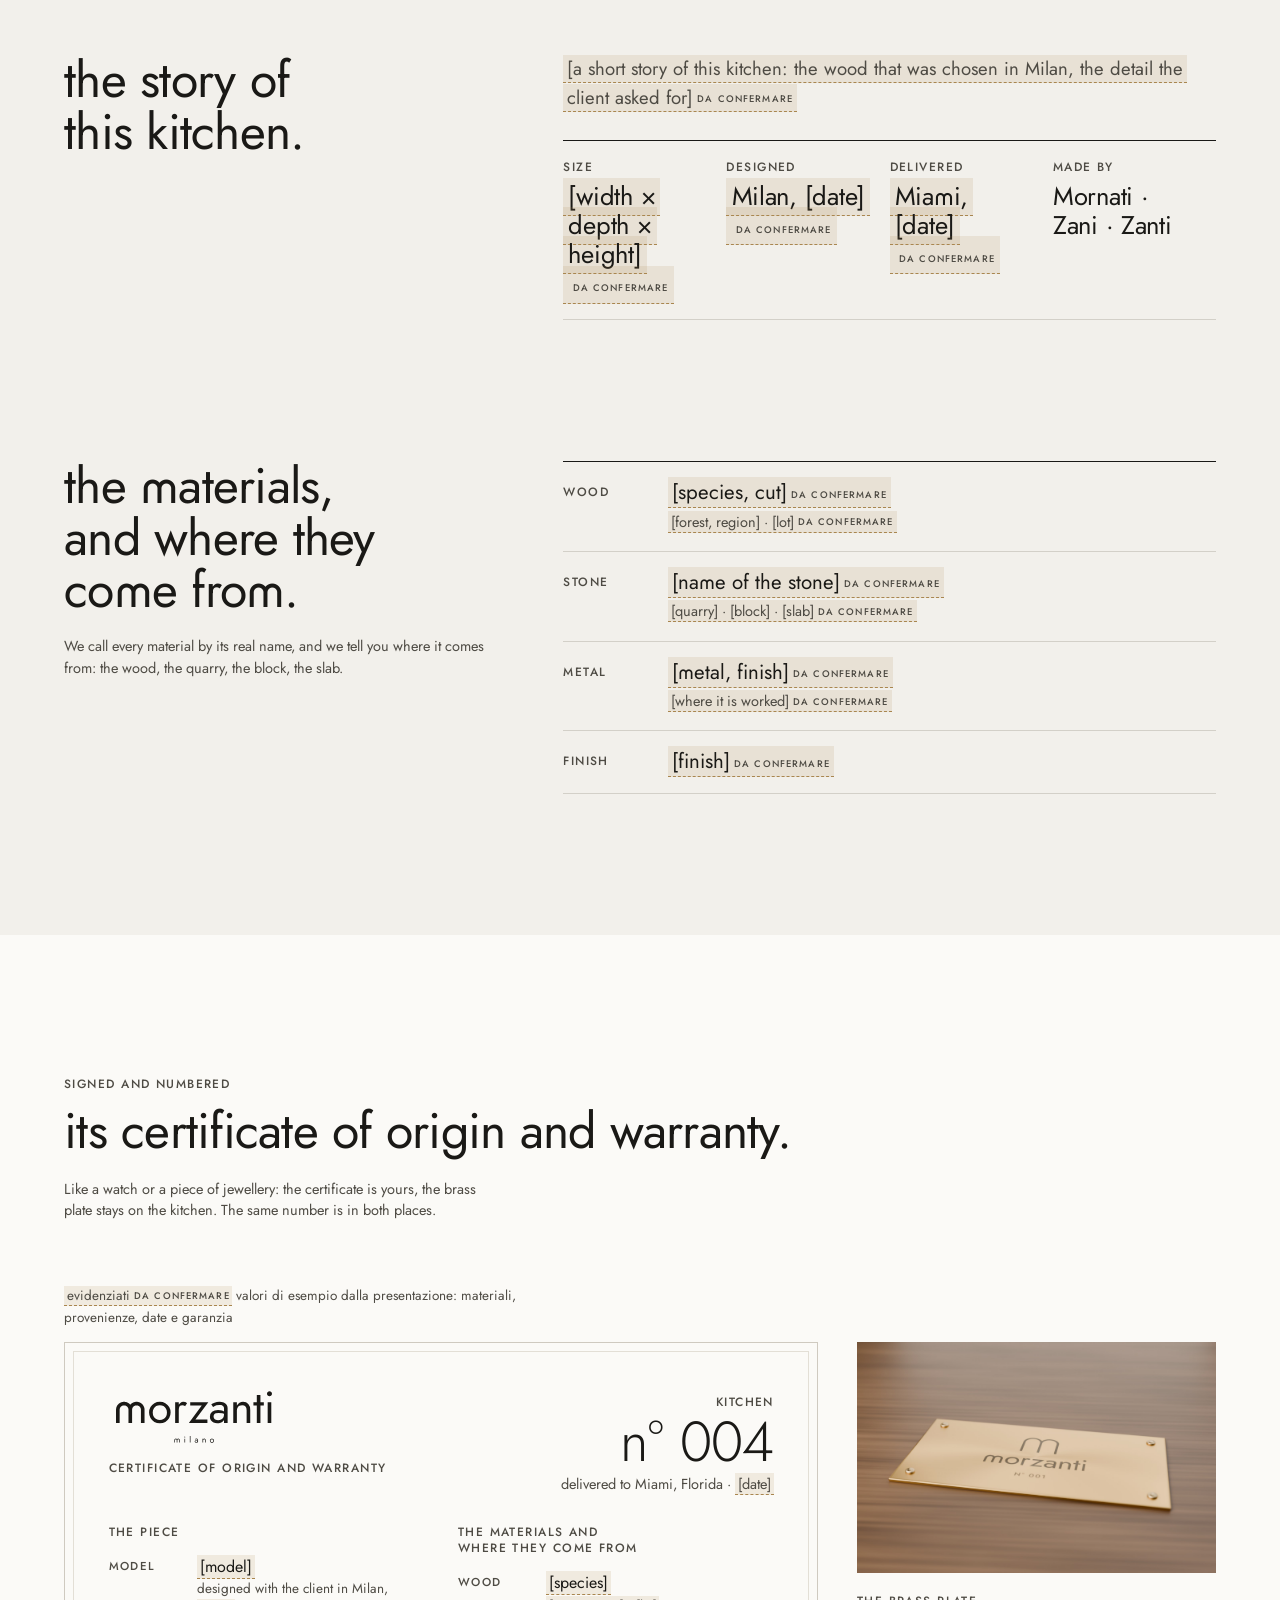
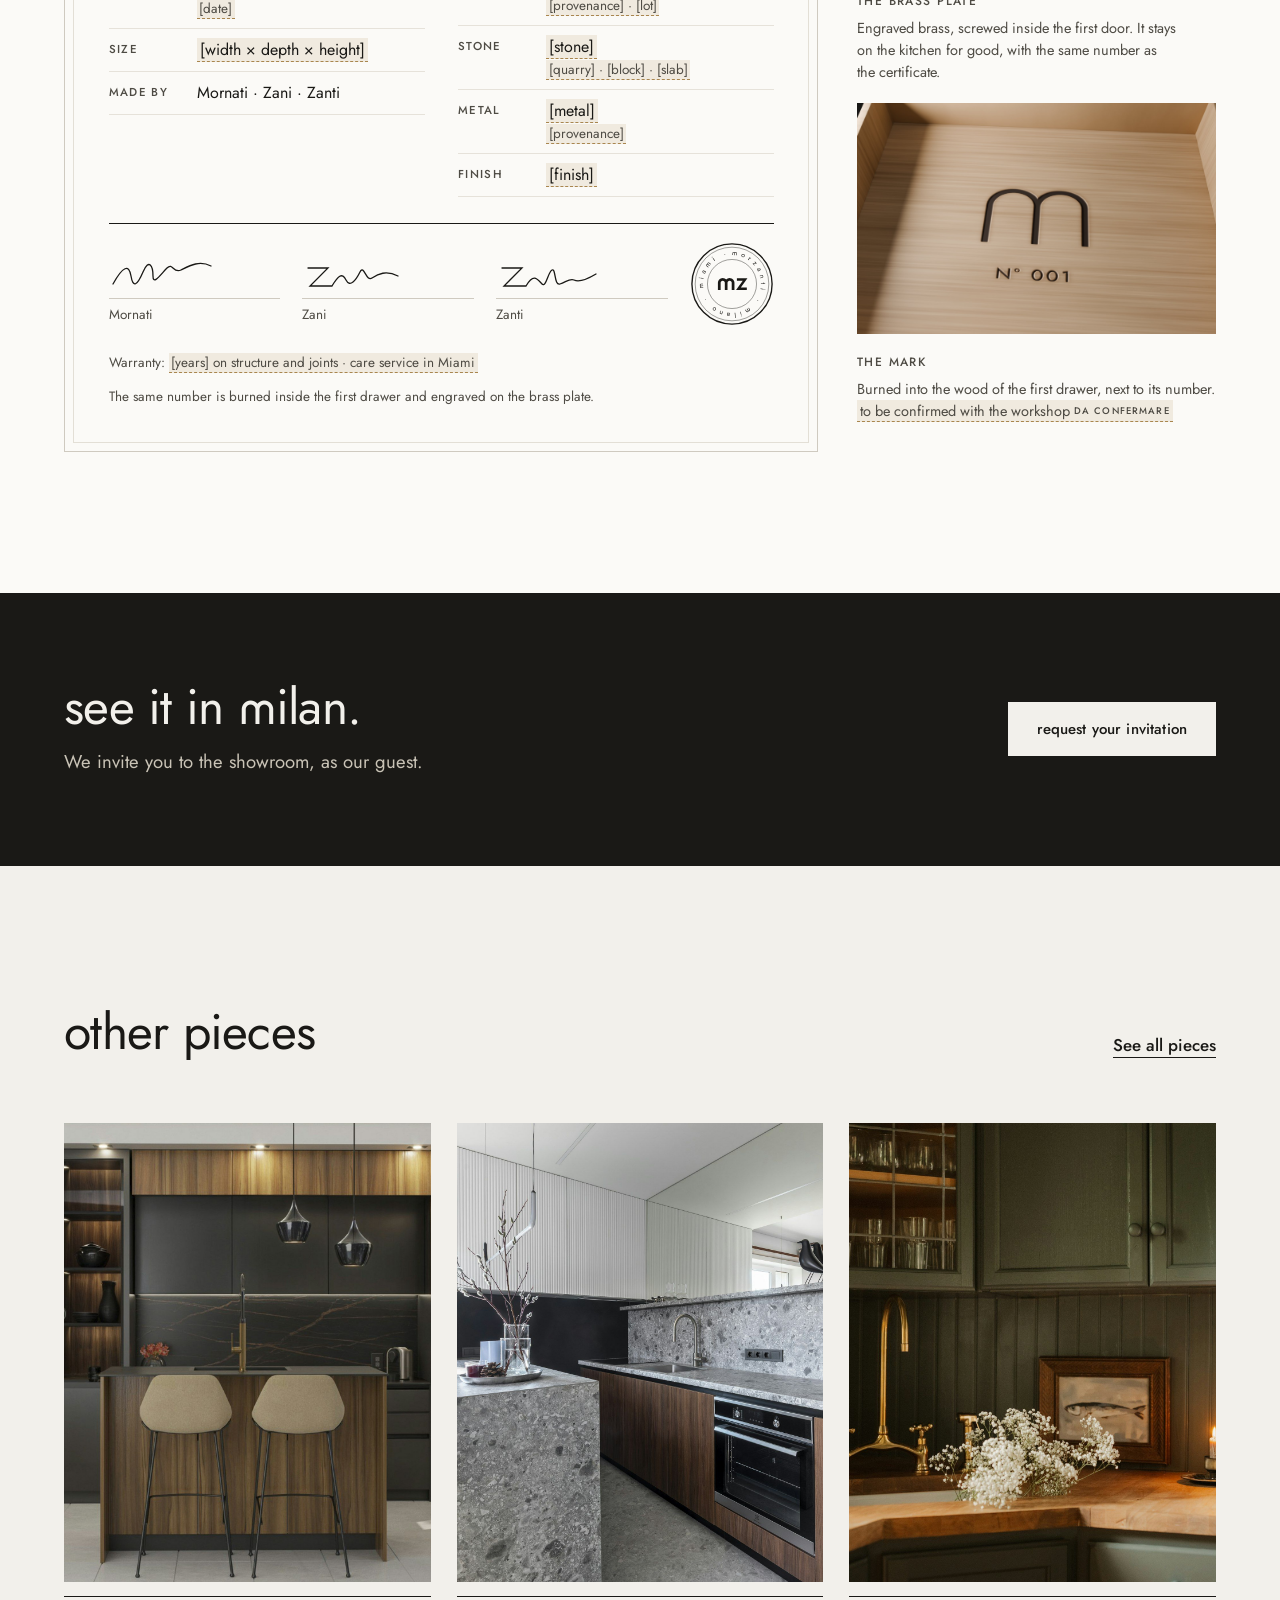
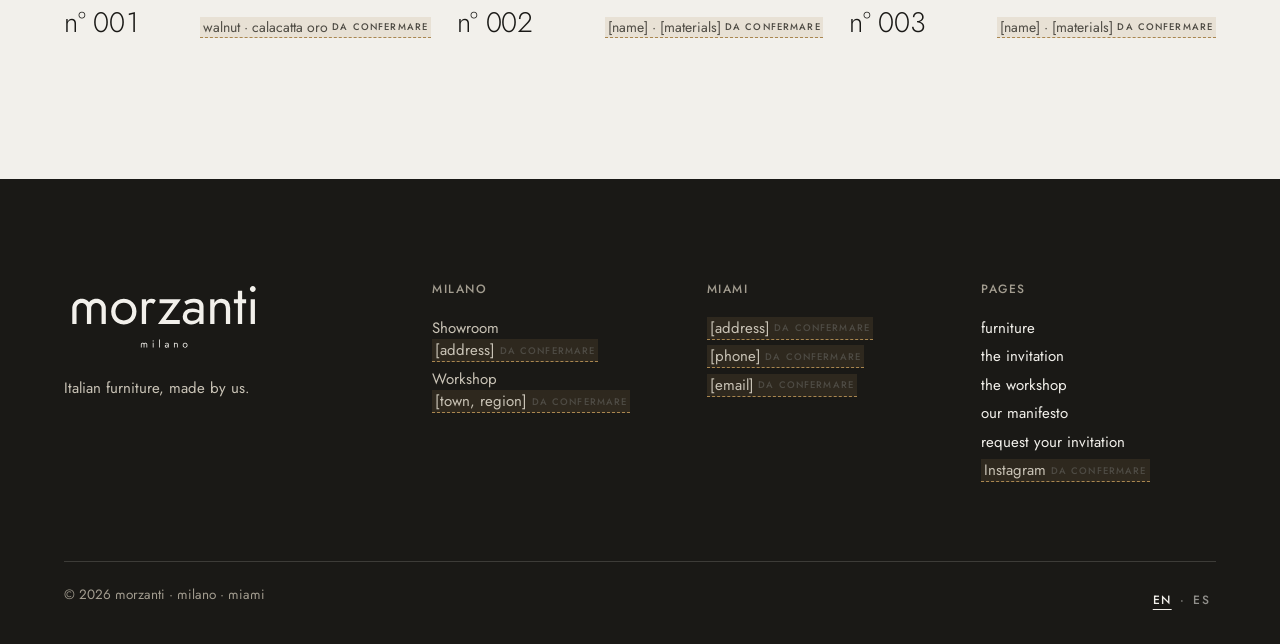
<file: kitchen-004.html>
<!doctype html>
<html lang="en">
<head>
<meta charset="utf-8">
<meta name="viewport" content="width=device-width, initial-scale=1, viewport-fit=cover">
<title>kitchen n° 004 · morzanti</title>
<meta name="description" content="Kitchen n° 004: drawn in Milan, made by hand in our workshop, with its certificate of origin and warranty.">
<meta name="theme-color" content="#F2F0EB">
<link rel="icon" href="img/loghi/m-ad-archi-inchiostro.svg" type="image/svg+xml">
<link rel="preconnect" href="https://fonts.googleapis.com">
<link rel="preconnect" href="https://fonts.gstatic.com" crossorigin>
<link href="https://fonts.googleapis.com/css2?family=Jost:wght@300;400;500&display=swap" rel="stylesheet">
<link rel="preload" href="fonts/jost-morzanti-400.woff2" as="font" type="font/woff2" crossorigin>
<link rel="stylesheet" href="css/morzanti.css">
</head>
<body class="">
<a class="salta" href="#contenuto" data-i18n="skip">Skip to content</a>
<header class="bar">
  <div class="bar__in">
    <nav class="bar__nav" aria-label="Main"><a href="kitchens.html" data-i18n="nav.kitchens" aria-current="page">furniture</a><a href="invitation.html" data-i18n="nav.invitation">the invitation</a><a href="workshop.html" data-i18n="nav.workshop">the workshop</a></nav>
    <a class="bar__logo" href="index.html" aria-label="morzanti, home">
      <img class="logo-scuro" src="img/loghi/nome-inchiostro.svg" alt="" width="368" height="108">
      <img class="logo-chiaro" src="img/loghi/nome-chiaro.svg" alt="" width="368" height="108">
    </a>
    <div class="bar__dx"><div class="lingua" role="group" aria-label="Language"><button type="button" data-lingua="en" aria-pressed="true" aria-label="English">EN</button><span aria-hidden="true">·</span><button type="button" data-lingua="es" aria-pressed="false" aria-label="Español">ES</button></div><a class="bar__cta" href="request.html" data-i18n="cta.request">request your invitation</a></div>
    <button class="bar__menu" type="button" aria-expanded="false" aria-controls="menu" data-i18n="menu.open">menu</button>
  </div>
</header>
<div class="menu" id="menu" hidden role="dialog" aria-modal="true" aria-label="Menu">
  <div class="menu__testa">
    <a href="index.html" aria-label="morzanti, home"><img src="img/loghi/nome-chiaro.svg" alt="" width="368" height="108"></a>
    <button type="button" data-chiudi data-i18n="menu.close">close</button>
  </div>
  <nav aria-label="Main"><a href="kitchens.html" data-i18n="nav.kitchens" aria-current="page">furniture</a><a href="invitation.html" data-i18n="nav.invitation">the invitation</a><a href="workshop.html" data-i18n="nav.workshop">the workshop</a><a href="index.html" data-i18n="nav.home">home</a></nav>
  <div class="menu__piede">
    <a class="btn btn--chiaro" href="request.html" data-i18n="cta.request">request your invitation</a>
    <div class="lingua" role="group" aria-label="Language"><button type="button" data-lingua="en" aria-pressed="true" aria-label="English">EN</button><span aria-hidden="true">·</span><button type="button" data-lingua="es" aria-pressed="false" aria-label="Español">ES</button></div>
  </div>
</div>
<div class="avviso-lingua" hidden role="status">
  <span>Versión en español en preparación: algunos textos todavía están en inglés.</span>
  <button type="button">English</button>
</div>
<main id="contenuto">
<div class="wrap">
  <a class="indietro" href="kitchens.html" style="margin-top:20px"><span aria-hidden="true">←</span> <span data-i18n="back.kitchens">the pieces</span></a>
  <header class="scheda-testa">
    <div class="pila">
      <span class="k" data-i18n="k.kitchen">kitchen</span>
      <h1 class="titolo"><span class="tbc">[name of the kitchen]</span></h1>
      <p class="lead">Drawn for a family in <span class="tbc">[city]</span>. <span class="tbc">[one sentence on what they asked for, in their words]</span></p>
    </div>
    <span class="num" aria-hidden="true">n° 004</span>
  </header>
  <div class="galleria">
    <div class="foto g1"><img src="img/segnaposto/segnaposto-cucina-004-marmo-bianco.jpg" alt="Kitchen n° 004" style="object-position:50% 50%" fetchpriority="high"></div>
    <div class="foto g2"><img src="img/segnaposto/segnaposto-materia-legno-noce.jpg" alt="Detail of the wood grain" loading="lazy"></div>
    <div class="foto g3"><img src="img/segnaposto/segnaposto-laboratorio-mani-legno.jpg" alt="Hands marking a walnut board in the workshop" loading="lazy"></div>
  </div>
</div>

<section class="sec" aria-labelledby="h-storia">
  <div class="wrap storia">
    <h2 id="h-storia" data-i18n="s.story">the story of this kitchen.</h2>
    <div class="pila pila--l">
      <p class="lead"><span class="tbc">[a short story of this kitchen: the wood that was chosen in Milan, the detail the client asked for]</span></p>
      <div class="dati">
        <div><span class="k" data-i18n="k.size">size</span><span class="valore"><span class="tbc">[width × depth × height]</span></span></div>
        <div><span class="k" data-i18n="k.designed">designed</span><span class="valore"><span class="tbc">Milan, [date]</span></span></div>
        <div><span class="k" data-i18n="k.delivered">delivered</span><span class="valore"><span class="tbc">Miami, [date]</span></span></div>
        <div><span class="k" data-i18n="k.madeby">made by</span><span class="valore">Mornati · Zani · Zanti</span></div>
      </div>
    </div>
  </div>
</section>

<section class="sec" style="padding-top:0" aria-labelledby="h-materiali">
  <div class="wrap storia">
    <div class="pila">
      <h2 id="h-materiali" data-i18n="s.materials">the materials, and where they come from.</h2>
      <p class="piccolo" data-i18n="s.materials.p">We call every material by its real name, and we tell you where it comes from: the wood, the quarry, the block, the slab.</p>
    </div>
    <table class="tabella-materiali">
      <tbody>
        <tr><th scope="row" data-i18n="k.wood">wood</th><td><span class="v"><span class="tbc">[species, cut]</span></span><span class="s"><span class="tbc">[forest, region] · [lot]</span></span></td></tr>
        <tr><th scope="row" data-i18n="k.stone">stone</th><td><span class="v"><span class="tbc">[name of the stone]</span></span><span class="s"><span class="tbc">[quarry] · [block] · [slab]</span></span></td></tr>
        <tr><th scope="row" data-i18n="k.metal">metal</th><td><span class="v"><span class="tbc">[metal, finish]</span></span><span class="s"><span class="tbc">[where it is worked]</span></span></td></tr>
        <tr><th scope="row" data-i18n="k.finish">finish</th><td><span class="v"><span class="tbc">[finish]</span></span></td></tr>
      </tbody>
    </table>
  </div>
</section>

<section class="sec calce" aria-labelledby="h-cert">
  <div class="wrap">
    <div class="testa">
      <div>
        <span class="k" data-i18n="k.signed">signed and numbered</span>
        <h2 id="h-cert" data-i18n="s.cert">its certificate of origin and warranty.</h2>
      </div>
      <p class="piccolo" style="max-width:46ch" data-i18n="s.cert.p">Like a watch or a piece of jewellery: the certificate is yours, the brass plate stays on the kitchen. The same number is in both places.</p>
    </div>
    <p class="cert-nota"><span class="tbc">evidenziati</span> valori di esempio dalla presentazione: materiali, provenienze, date e garanzia</p>
    <div class="certificato-zona">
      <article class="cert" aria-label="Certificate of origin and warranty, kitchen n° 004">
        <div class="cert__testa">
          <div class="pila" style="gap:12px"><img class="firma" src="img/loghi/firma-inchiostro.svg" alt="morzanti milano" width="376" height="136"><span class="k">certificate of origin and warranty</span></div>
          <div class="cert__numero"><span class="k">kitchen</span><div class="num">n° 004</div><span class="piccolo">delivered to Miami, Florida · <span class="tbc">[date]</span></span></div>
        </div>
        <div class="cert__cols">
          <div>
            <h3>the piece</h3>
            <table>
              <tr><td class="ck">model</td><td><span class="cv"><span class="tbc">[model]</span></span><span class="cs">designed with the client in Milan, <span class="tbc">[date]</span></span></td></tr>
              <tr><td class="ck">size</td><td><span class="cv"><span class="tbc">[width × depth × height]</span></span></td></tr>
              <tr><td class="ck">made by</td><td><span class="cv">Mornati · Zani · Zanti</span></td></tr>
            </table>
          </div>
          <div>
            <h3>the materials and where they come from</h3>
            <table>
              <tr><td class="ck">wood</td><td><span class="cv"><span class="tbc">[species]</span></span><span class="cs"><span class="tbc">[provenance] · [lot]</span></span></td></tr>
              <tr><td class="ck">stone</td><td><span class="cv"><span class="tbc">[stone]</span></span><span class="cs"><span class="tbc">[quarry] · [block] · [slab]</span></span></td></tr>
              <tr><td class="ck">metal</td><td><span class="cv"><span class="tbc">[metal]</span></span><span class="cs"><span class="tbc">[provenance]</span></span></td></tr>
              <tr><td class="ck">finish</td><td><span class="cv"><span class="tbc">[finish]</span></span></td></tr>
            </table>
          </div>
        </div>
        <div class="cert__firme">
          <div class="sig"><svg viewBox="0 0 160 34" preserveAspectRatio="xMinYMid meet" aria-hidden="true"><path d="M4 26c10-18 16-20 18-8s6 10 12-4 10-6 10 4 8-2 14-8 6 6 14 2 18-10 30-4" fill="none" stroke="#1A1916" stroke-width="1.3" stroke-linecap="round"/></svg><span>Mornati</span></div>
          <div class="sig"><svg viewBox="0 0 160 34" preserveAspectRatio="xMinYMid meet" aria-hidden="true"><path d="M6 10h20L8 28h22c6-10 10-14 14-6s10 0 14-8 6 10 12 6 14-8 26-2" fill="none" stroke="#1A1916" stroke-width="1.3" stroke-linecap="round"/></svg><span>Zani</span></div>
          <div class="sig"><svg viewBox="0 0 160 34" preserveAspectRatio="xMinYMid meet" aria-hidden="true"><path d="M6 10h20L8 28h22c8-14 12-6 16-2s6-12 10-14 2 16 8 14 10-6 14-4 12 0 22-6" fill="none" stroke="#1A1916" stroke-width="1.3" stroke-linecap="round"/></svg><span>Zanti</span></div>
          <img src="img/loghi/sigillo-inchiostro.svg" alt="The morzanti seal" width="308" height="308">
        </div>
        <div class="cert__piede">
          <span>Warranty: <span class="tbc">[years] on structure and joints · care service in Miami</span></span>
          <span>The same number is burned inside the first drawer and engraved on the brass plate.</span>
        </div>
      </article>
      <div class="targhetta-zona">
        <div class="foto"><img src="img/marchio/mockup-targhetta-ottone.jpg" alt="The engraved brass plate with the kitchen number" loading="lazy"></div>
        <div class="pila" style="gap:8px">
          <span class="k" data-i18n="k.plate">the brass plate</span>
          <p class="piccolo" data-i18n="s.plate">Engraved brass, screwed inside the first door. It stays on the kitchen for good, with the same number as the certificate.</p>
        </div>
        <div class="foto"><img src="img/marchio/mockup-cassetto-punzone.jpg" alt="The morzanti mark and number burned into the first drawer" loading="lazy"></div>
        <div class="pila" style="gap:8px">
          <span class="k" data-i18n="k.mark">the mark</span>
          <p class="piccolo" data-i18n="s.mark">Burned into the wood of the first drawer, next to its number. <span class="tbc">to be confirmed with the workshop</span></p>
        </div>
      </div>
    </div>
  </div>
</section>

<section class="sec sec--stretta scuro">
  <div class="wrap testa" style="margin-bottom:0;align-items:center">
    <div>
      <h2 data-i18n="s.see">see it in milan.</h2>
      <p class="lead" data-i18n="s.see.p">We invite you to the showroom, as our guest.</p>
    </div>
    <a class="btn btn--chiaro" href="request.html" data-i18n="cta.request">request your invitation</a>
  </div>
</section>

<section class="sec" aria-labelledby="h-altre">
  <div class="wrap">
    <div class="testa">
      <div><h2 id="h-altre" data-i18n="s.others">other pieces</h2></div>
      <a class="link" href="kitchens.html" data-i18n="kit.all">See all pieces</a>
    </div>
    <div class="altre"><a class="cucina" href="kitchen-001.html"><div class="foto"><img src="img/segnaposto/segnaposto-cucina-001-noce-marmo.jpg" alt="Kitchen n° 001" loading="lazy" style="object-position:50% 50%"></div><div class="cucina__dati"><span class="num">n° 001</span><span><span class="tbc">walnut · calacatta oro</span></span></div></a><a class="cucina" href="kitchen-002.html"><div class="foto"><img src="img/segnaposto/segnaposto-cucina-002-pietra-grigia.jpg" alt="Kitchen n° 002" loading="lazy" style="object-position:50% 50%"></div><div class="cucina__dati"><span class="num">n° 002</span><span><span class="tbc">[name] · [materials]</span></span></div></a><a class="cucina" href="kitchen-003.html"><div class="foto"><img src="img/segnaposto/segnaposto-cucina-003-verde.jpg" alt="Kitchen n° 003" loading="lazy" style="object-position:50% 50%"></div><div class="cucina__dati"><span class="num">n° 003</span><span><span class="tbc">[name] · [materials]</span></span></div></a></div>
  </div>
</section>
</main>
<footer class="piede">
  <div class="wrap">
    <div class="piede__in">
      <div class="piede__firma">
        <img src="img/loghi/firma-chiaro.svg" alt="morzanti milano" width="376" height="136">
        <p data-i18n="foot.claim">Italian furniture, made by us.</p>
      </div>
      <div>
        <h2>milano</h2>
        <ul>
          <li><span data-i18n="foot.showroom">Showroom</span><br><span class="tbc">[address]</span></li>
          <li><span data-i18n="foot.workshop">Workshop</span><br><span class="tbc">[town, region]</span></li>
        </ul>
      </div>
      <div>
        <h2>miami</h2>
        <ul>
          <li><span class="tbc">[address]</span></li>
          <li><span class="tbc">[phone]</span></li>
          <li><span class="tbc">[email]</span></li>
        </ul>
      </div>
      <div>
        <h2 data-i18n="foot.pages">Pages</h2>
        <ul>
          <li><a href="kitchens.html" data-i18n="nav.kitchens">furniture</a></li>
          <li><a href="invitation.html" data-i18n="nav.invitation">the invitation</a></li>
          <li><a href="workshop.html" data-i18n="nav.workshop">the workshop</a></li>
          <li><a href="manifesto.html" data-i18n="nav.manifesto">our manifesto</a></li>
          <li><a href="request.html" data-i18n="cta.request">request your invitation</a></li>
          <li><span class="tbc">Instagram</span></li>
        </ul>
      </div>
    </div>
    <div class="piede__fondo">
      <span>© 2026 <span class="nome">morzanti · milano · miami</span></span>
      <div class="lingua" role="group" aria-label="Language"><button type="button" data-lingua="en" aria-pressed="true" aria-label="English">EN</button><span aria-hidden="true">·</span><button type="button" data-lingua="es" aria-pressed="false" aria-label="Español">ES</button></div>
    </div>
  </div>
</footer>
<script src="js/testi.js"></script>
<script src="js/site.js"></script>
</body>
</html>
</file>
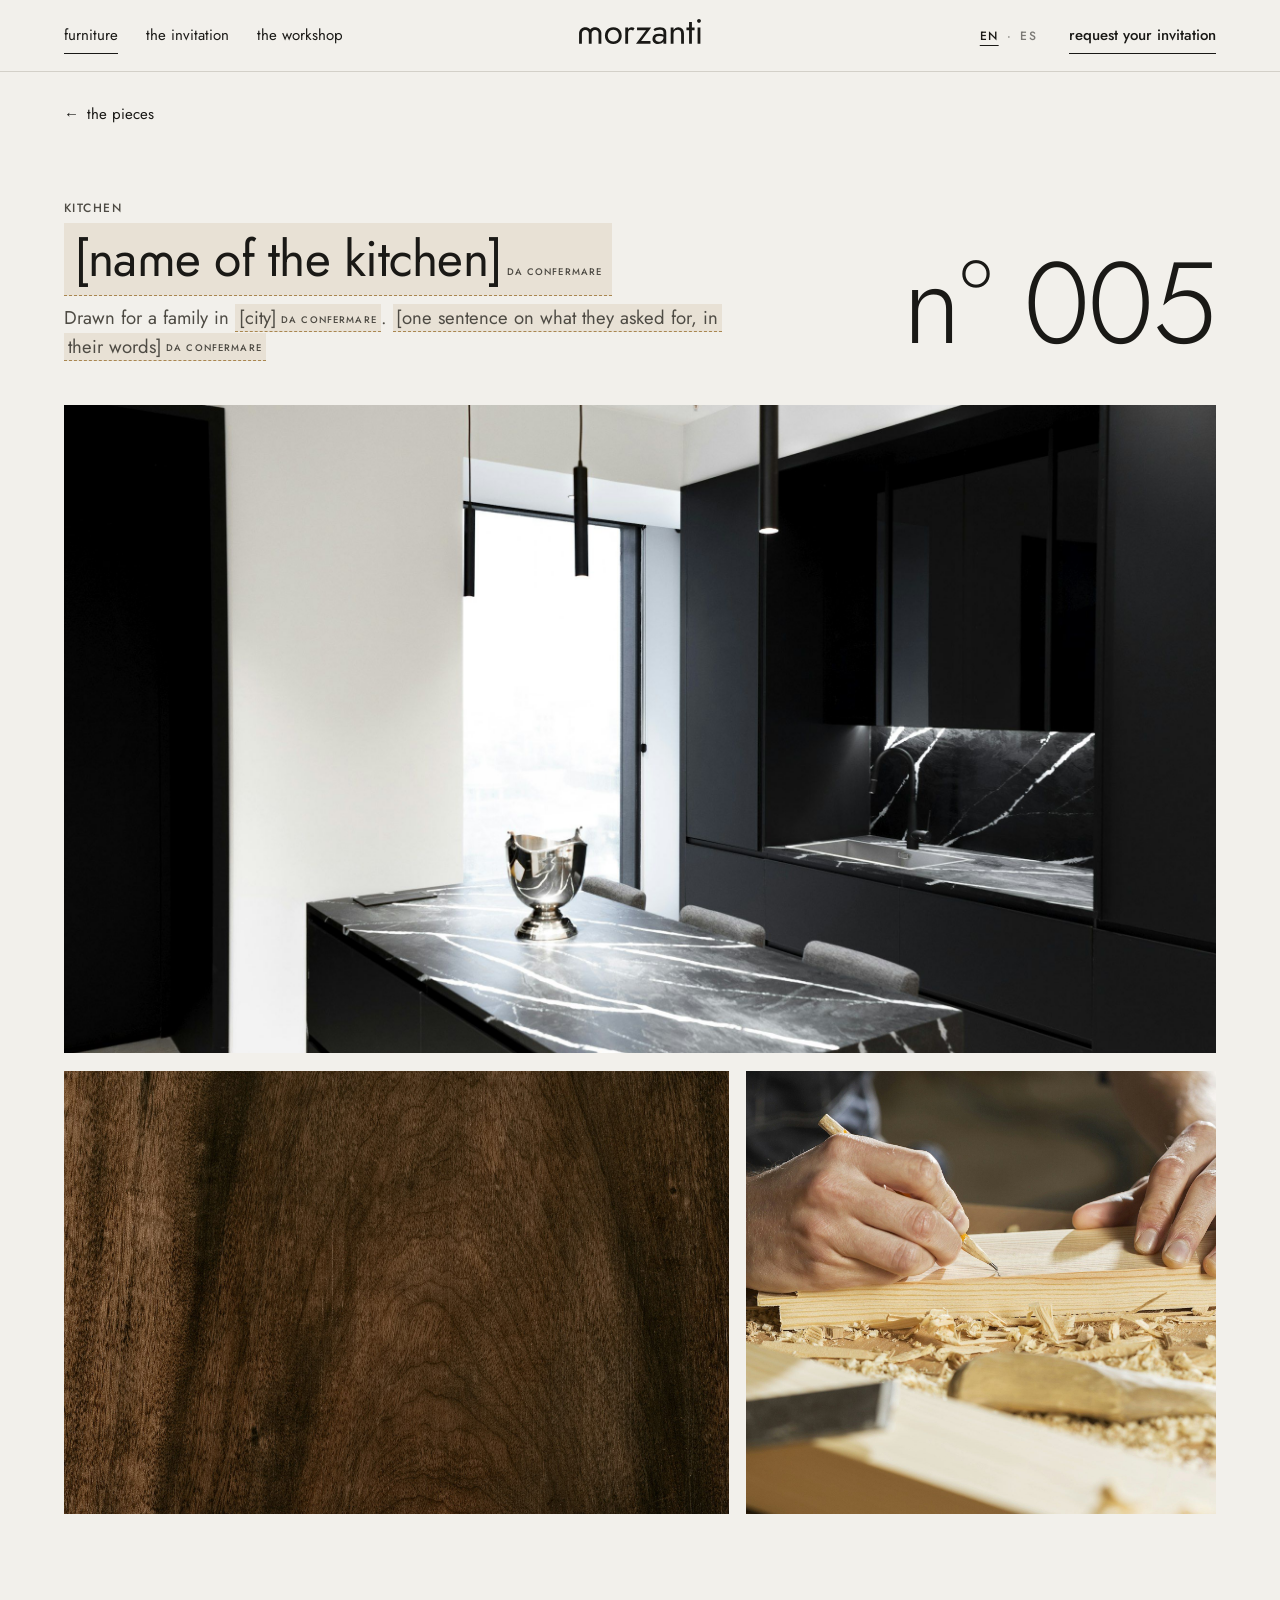
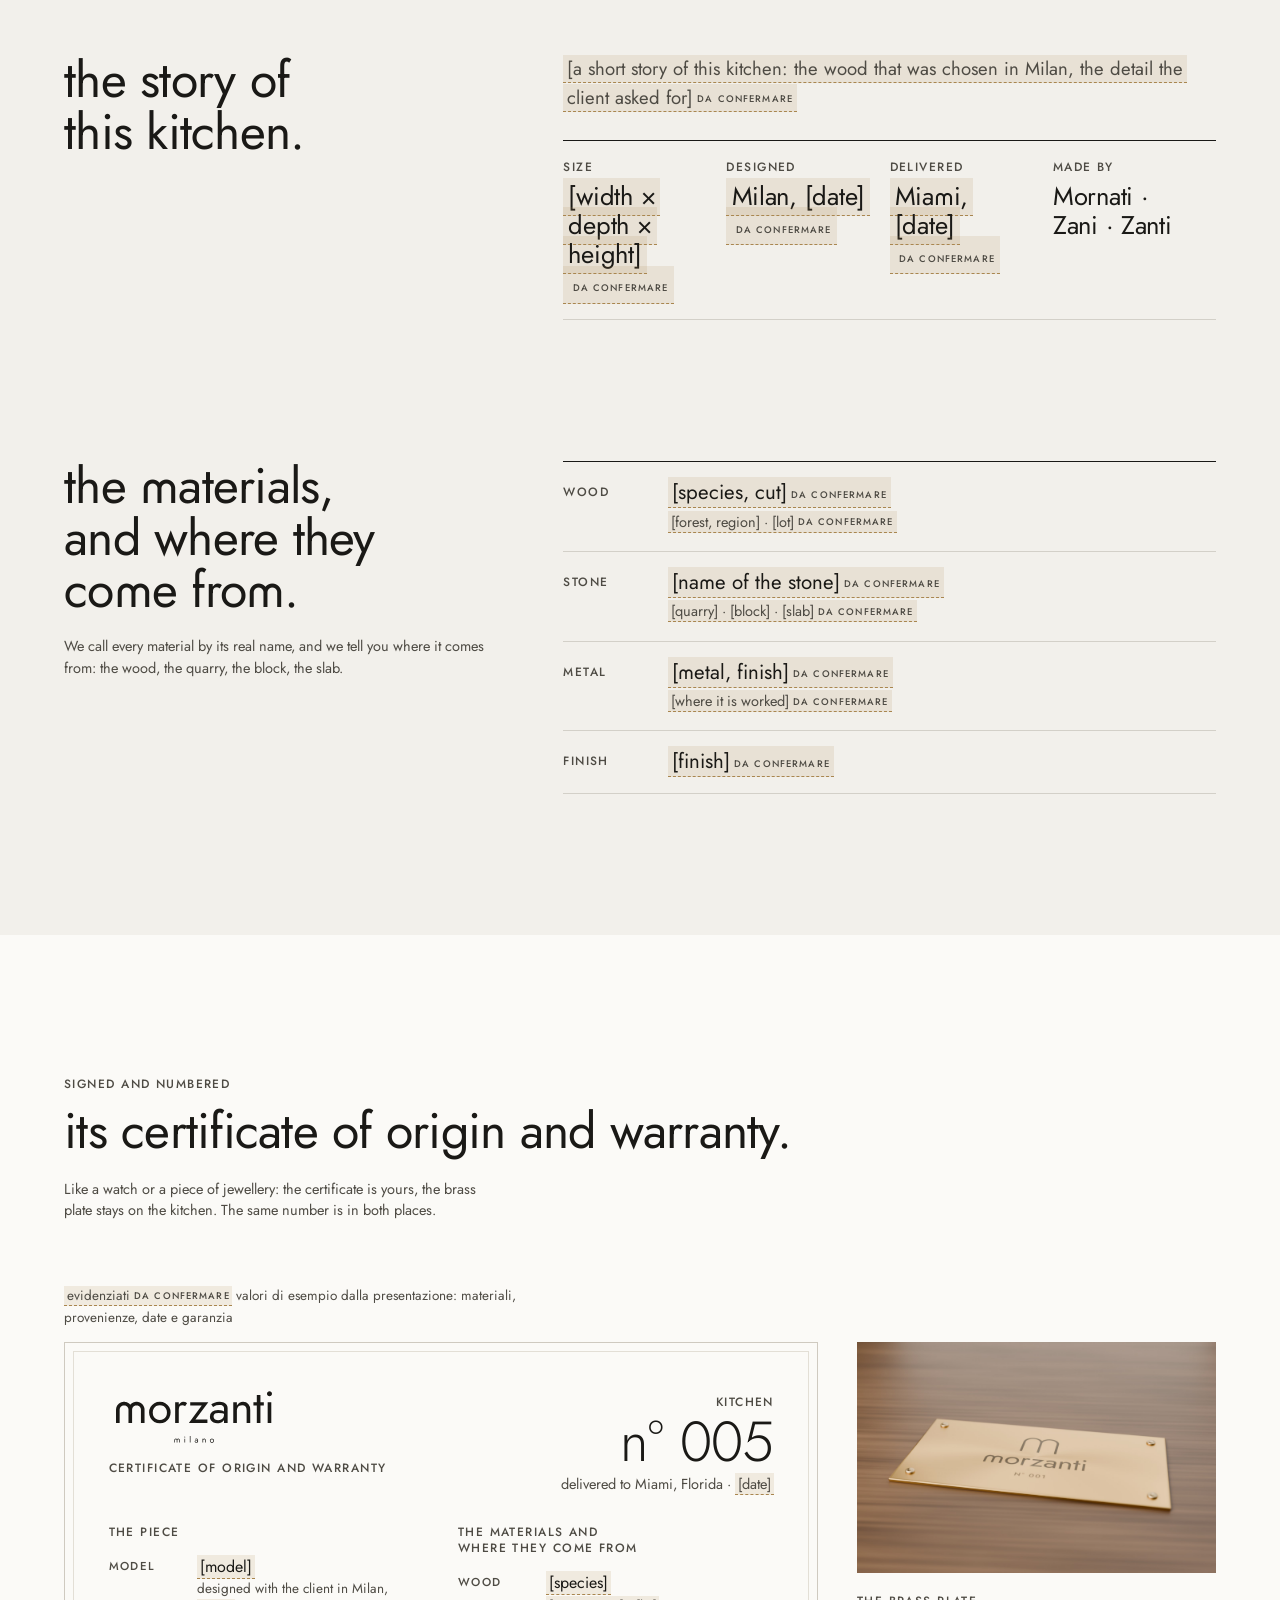
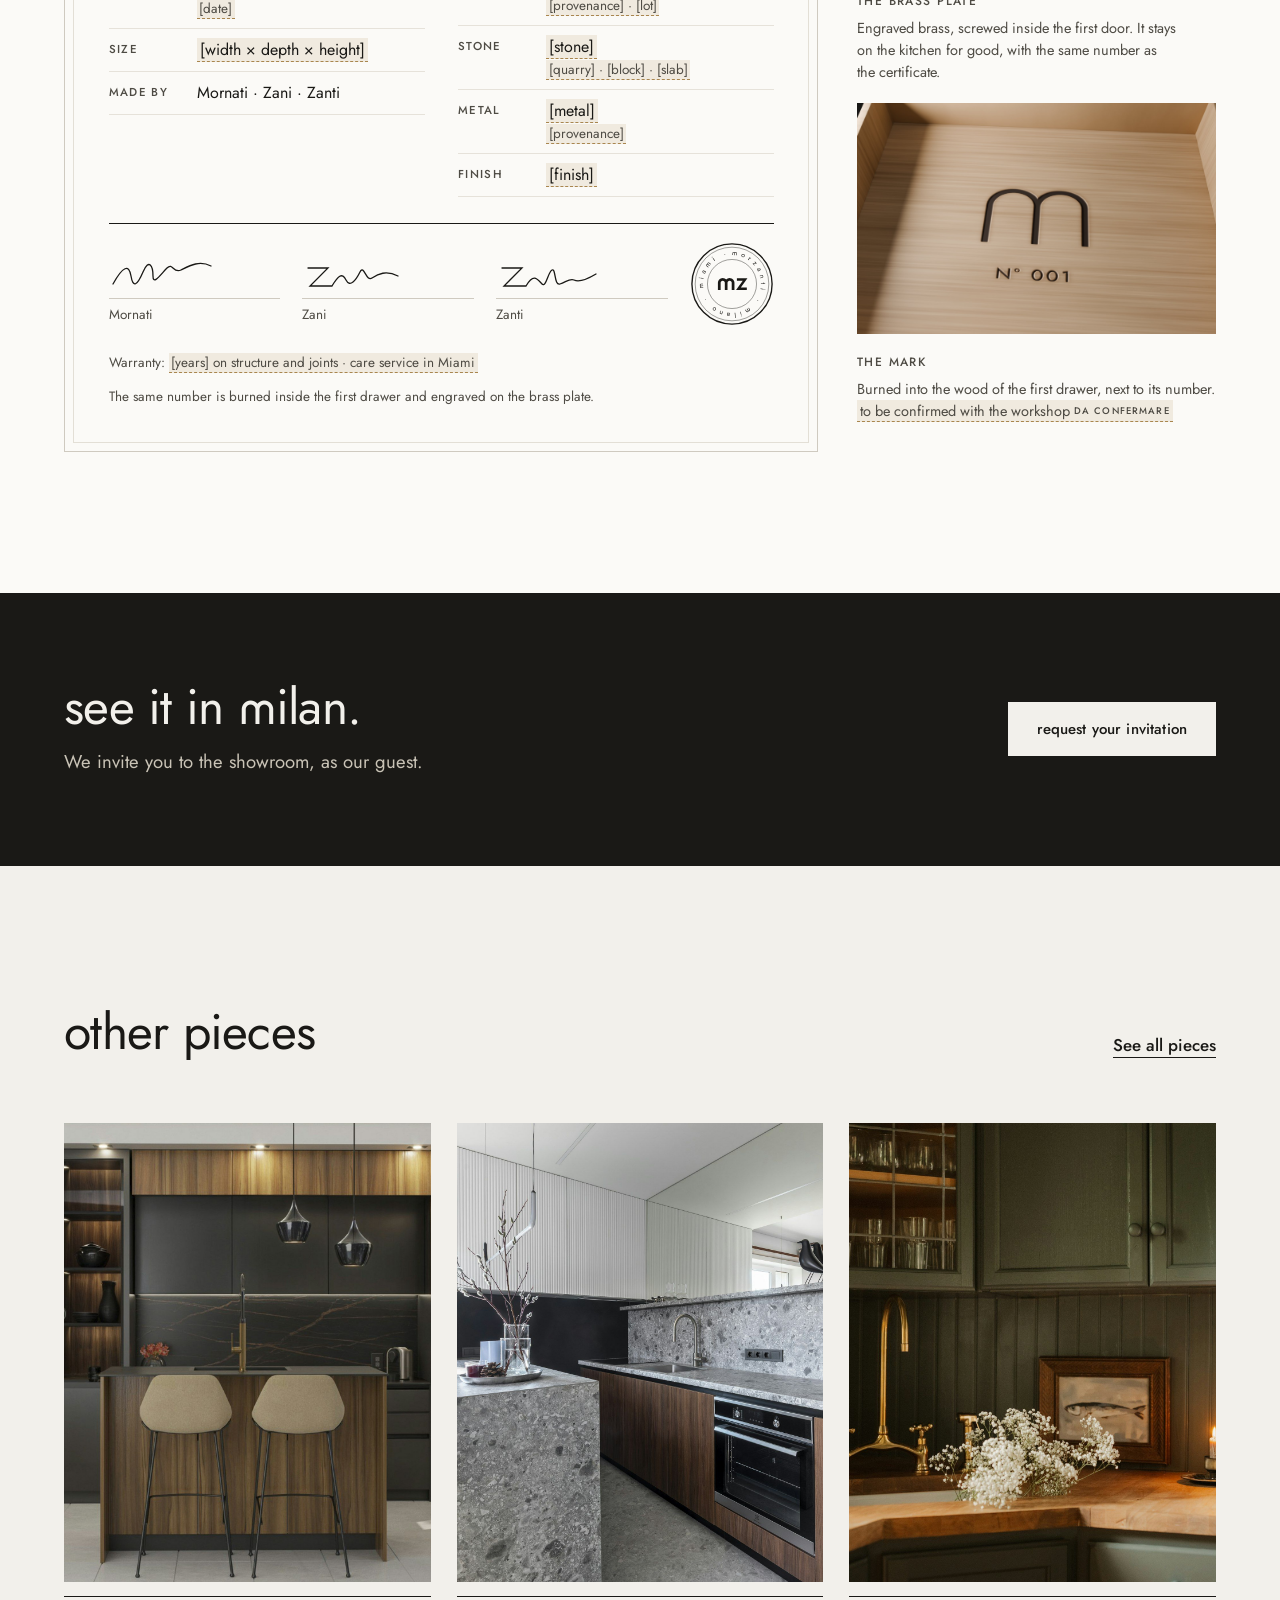
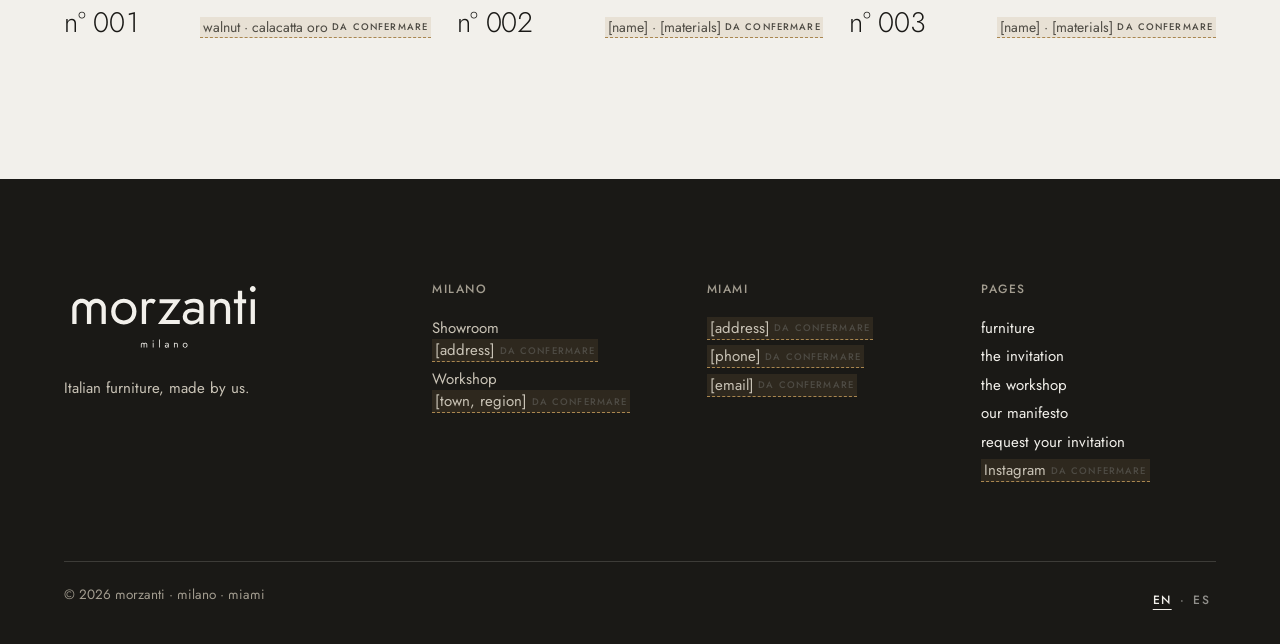
<file: kitchen-005.html>
<!doctype html>
<html lang="en">
<head>
<meta charset="utf-8">
<meta name="viewport" content="width=device-width, initial-scale=1, viewport-fit=cover">
<title>kitchen n° 005 · morzanti</title>
<meta name="description" content="Kitchen n° 005: drawn in Milan, made by hand in our workshop, with its certificate of origin and warranty.">
<meta name="theme-color" content="#F2F0EB">
<link rel="icon" href="img/loghi/m-ad-archi-inchiostro.svg" type="image/svg+xml">
<link rel="preconnect" href="https://fonts.googleapis.com">
<link rel="preconnect" href="https://fonts.gstatic.com" crossorigin>
<link href="https://fonts.googleapis.com/css2?family=Jost:wght@300;400;500&display=swap" rel="stylesheet">
<link rel="preload" href="fonts/jost-morzanti-400.woff2" as="font" type="font/woff2" crossorigin>
<link rel="stylesheet" href="css/morzanti.css">
</head>
<body class="">
<a class="salta" href="#contenuto" data-i18n="skip">Skip to content</a>
<header class="bar">
  <div class="bar__in">
    <nav class="bar__nav" aria-label="Main"><a href="kitchens.html" data-i18n="nav.kitchens" aria-current="page">furniture</a><a href="invitation.html" data-i18n="nav.invitation">the invitation</a><a href="workshop.html" data-i18n="nav.workshop">the workshop</a></nav>
    <a class="bar__logo" href="index.html" aria-label="morzanti, home">
      <img class="logo-scuro" src="img/loghi/nome-inchiostro.svg" alt="" width="368" height="108">
      <img class="logo-chiaro" src="img/loghi/nome-chiaro.svg" alt="" width="368" height="108">
    </a>
    <div class="bar__dx"><div class="lingua" role="group" aria-label="Language"><button type="button" data-lingua="en" aria-pressed="true" aria-label="English">EN</button><span aria-hidden="true">·</span><button type="button" data-lingua="es" aria-pressed="false" aria-label="Español">ES</button></div><a class="bar__cta" href="request.html" data-i18n="cta.request">request your invitation</a></div>
    <button class="bar__menu" type="button" aria-expanded="false" aria-controls="menu" data-i18n="menu.open">menu</button>
  </div>
</header>
<div class="menu" id="menu" hidden role="dialog" aria-modal="true" aria-label="Menu">
  <div class="menu__testa">
    <a href="index.html" aria-label="morzanti, home"><img src="img/loghi/nome-chiaro.svg" alt="" width="368" height="108"></a>
    <button type="button" data-chiudi data-i18n="menu.close">close</button>
  </div>
  <nav aria-label="Main"><a href="kitchens.html" data-i18n="nav.kitchens" aria-current="page">furniture</a><a href="invitation.html" data-i18n="nav.invitation">the invitation</a><a href="workshop.html" data-i18n="nav.workshop">the workshop</a><a href="index.html" data-i18n="nav.home">home</a></nav>
  <div class="menu__piede">
    <a class="btn btn--chiaro" href="request.html" data-i18n="cta.request">request your invitation</a>
    <div class="lingua" role="group" aria-label="Language"><button type="button" data-lingua="en" aria-pressed="true" aria-label="English">EN</button><span aria-hidden="true">·</span><button type="button" data-lingua="es" aria-pressed="false" aria-label="Español">ES</button></div>
  </div>
</div>
<div class="avviso-lingua" hidden role="status">
  <span>Versión en español en preparación: algunos textos todavía están en inglés.</span>
  <button type="button">English</button>
</div>
<main id="contenuto">
<div class="wrap">
  <a class="indietro" href="kitchens.html" style="margin-top:20px"><span aria-hidden="true">←</span> <span data-i18n="back.kitchens">the pieces</span></a>
  <header class="scheda-testa">
    <div class="pila">
      <span class="k" data-i18n="k.kitchen">kitchen</span>
      <h1 class="titolo"><span class="tbc">[name of the kitchen]</span></h1>
      <p class="lead">Drawn for a family in <span class="tbc">[city]</span>. <span class="tbc">[one sentence on what they asked for, in their words]</span></p>
    </div>
    <span class="num" aria-hidden="true">n° 005</span>
  </header>
  <div class="galleria">
    <div class="foto g1"><img src="img/segnaposto/segnaposto-cucina-005-scura.jpg" alt="Kitchen n° 005" style="object-position:50% 50%" fetchpriority="high"></div>
    <div class="foto g2"><img src="img/segnaposto/segnaposto-materia-legno-noce.jpg" alt="Detail of the wood grain" loading="lazy"></div>
    <div class="foto g3"><img src="img/segnaposto/segnaposto-laboratorio-mani-legno.jpg" alt="Hands marking a walnut board in the workshop" loading="lazy"></div>
  </div>
</div>

<section class="sec" aria-labelledby="h-storia">
  <div class="wrap storia">
    <h2 id="h-storia" data-i18n="s.story">the story of this kitchen.</h2>
    <div class="pila pila--l">
      <p class="lead"><span class="tbc">[a short story of this kitchen: the wood that was chosen in Milan, the detail the client asked for]</span></p>
      <div class="dati">
        <div><span class="k" data-i18n="k.size">size</span><span class="valore"><span class="tbc">[width × depth × height]</span></span></div>
        <div><span class="k" data-i18n="k.designed">designed</span><span class="valore"><span class="tbc">Milan, [date]</span></span></div>
        <div><span class="k" data-i18n="k.delivered">delivered</span><span class="valore"><span class="tbc">Miami, [date]</span></span></div>
        <div><span class="k" data-i18n="k.madeby">made by</span><span class="valore">Mornati · Zani · Zanti</span></div>
      </div>
    </div>
  </div>
</section>

<section class="sec" style="padding-top:0" aria-labelledby="h-materiali">
  <div class="wrap storia">
    <div class="pila">
      <h2 id="h-materiali" data-i18n="s.materials">the materials, and where they come from.</h2>
      <p class="piccolo" data-i18n="s.materials.p">We call every material by its real name, and we tell you where it comes from: the wood, the quarry, the block, the slab.</p>
    </div>
    <table class="tabella-materiali">
      <tbody>
        <tr><th scope="row" data-i18n="k.wood">wood</th><td><span class="v"><span class="tbc">[species, cut]</span></span><span class="s"><span class="tbc">[forest, region] · [lot]</span></span></td></tr>
        <tr><th scope="row" data-i18n="k.stone">stone</th><td><span class="v"><span class="tbc">[name of the stone]</span></span><span class="s"><span class="tbc">[quarry] · [block] · [slab]</span></span></td></tr>
        <tr><th scope="row" data-i18n="k.metal">metal</th><td><span class="v"><span class="tbc">[metal, finish]</span></span><span class="s"><span class="tbc">[where it is worked]</span></span></td></tr>
        <tr><th scope="row" data-i18n="k.finish">finish</th><td><span class="v"><span class="tbc">[finish]</span></span></td></tr>
      </tbody>
    </table>
  </div>
</section>

<section class="sec calce" aria-labelledby="h-cert">
  <div class="wrap">
    <div class="testa">
      <div>
        <span class="k" data-i18n="k.signed">signed and numbered</span>
        <h2 id="h-cert" data-i18n="s.cert">its certificate of origin and warranty.</h2>
      </div>
      <p class="piccolo" style="max-width:46ch" data-i18n="s.cert.p">Like a watch or a piece of jewellery: the certificate is yours, the brass plate stays on the kitchen. The same number is in both places.</p>
    </div>
    <p class="cert-nota"><span class="tbc">evidenziati</span> valori di esempio dalla presentazione: materiali, provenienze, date e garanzia</p>
    <div class="certificato-zona">
      <article class="cert" aria-label="Certificate of origin and warranty, kitchen n° 005">
        <div class="cert__testa">
          <div class="pila" style="gap:12px"><img class="firma" src="img/loghi/firma-inchiostro.svg" alt="morzanti milano" width="376" height="136"><span class="k">certificate of origin and warranty</span></div>
          <div class="cert__numero"><span class="k">kitchen</span><div class="num">n° 005</div><span class="piccolo">delivered to Miami, Florida · <span class="tbc">[date]</span></span></div>
        </div>
        <div class="cert__cols">
          <div>
            <h3>the piece</h3>
            <table>
              <tr><td class="ck">model</td><td><span class="cv"><span class="tbc">[model]</span></span><span class="cs">designed with the client in Milan, <span class="tbc">[date]</span></span></td></tr>
              <tr><td class="ck">size</td><td><span class="cv"><span class="tbc">[width × depth × height]</span></span></td></tr>
              <tr><td class="ck">made by</td><td><span class="cv">Mornati · Zani · Zanti</span></td></tr>
            </table>
          </div>
          <div>
            <h3>the materials and where they come from</h3>
            <table>
              <tr><td class="ck">wood</td><td><span class="cv"><span class="tbc">[species]</span></span><span class="cs"><span class="tbc">[provenance] · [lot]</span></span></td></tr>
              <tr><td class="ck">stone</td><td><span class="cv"><span class="tbc">[stone]</span></span><span class="cs"><span class="tbc">[quarry] · [block] · [slab]</span></span></td></tr>
              <tr><td class="ck">metal</td><td><span class="cv"><span class="tbc">[metal]</span></span><span class="cs"><span class="tbc">[provenance]</span></span></td></tr>
              <tr><td class="ck">finish</td><td><span class="cv"><span class="tbc">[finish]</span></span></td></tr>
            </table>
          </div>
        </div>
        <div class="cert__firme">
          <div class="sig"><svg viewBox="0 0 160 34" preserveAspectRatio="xMinYMid meet" aria-hidden="true"><path d="M4 26c10-18 16-20 18-8s6 10 12-4 10-6 10 4 8-2 14-8 6 6 14 2 18-10 30-4" fill="none" stroke="#1A1916" stroke-width="1.3" stroke-linecap="round"/></svg><span>Mornati</span></div>
          <div class="sig"><svg viewBox="0 0 160 34" preserveAspectRatio="xMinYMid meet" aria-hidden="true"><path d="M6 10h20L8 28h22c6-10 10-14 14-6s10 0 14-8 6 10 12 6 14-8 26-2" fill="none" stroke="#1A1916" stroke-width="1.3" stroke-linecap="round"/></svg><span>Zani</span></div>
          <div class="sig"><svg viewBox="0 0 160 34" preserveAspectRatio="xMinYMid meet" aria-hidden="true"><path d="M6 10h20L8 28h22c8-14 12-6 16-2s6-12 10-14 2 16 8 14 10-6 14-4 12 0 22-6" fill="none" stroke="#1A1916" stroke-width="1.3" stroke-linecap="round"/></svg><span>Zanti</span></div>
          <img src="img/loghi/sigillo-inchiostro.svg" alt="The morzanti seal" width="308" height="308">
        </div>
        <div class="cert__piede">
          <span>Warranty: <span class="tbc">[years] on structure and joints · care service in Miami</span></span>
          <span>The same number is burned inside the first drawer and engraved on the brass plate.</span>
        </div>
      </article>
      <div class="targhetta-zona">
        <div class="foto"><img src="img/marchio/mockup-targhetta-ottone.jpg" alt="The engraved brass plate with the kitchen number" loading="lazy"></div>
        <div class="pila" style="gap:8px">
          <span class="k" data-i18n="k.plate">the brass plate</span>
          <p class="piccolo" data-i18n="s.plate">Engraved brass, screwed inside the first door. It stays on the kitchen for good, with the same number as the certificate.</p>
        </div>
        <div class="foto"><img src="img/marchio/mockup-cassetto-punzone.jpg" alt="The morzanti mark and number burned into the first drawer" loading="lazy"></div>
        <div class="pila" style="gap:8px">
          <span class="k" data-i18n="k.mark">the mark</span>
          <p class="piccolo" data-i18n="s.mark">Burned into the wood of the first drawer, next to its number. <span class="tbc">to be confirmed with the workshop</span></p>
        </div>
      </div>
    </div>
  </div>
</section>

<section class="sec sec--stretta scuro">
  <div class="wrap testa" style="margin-bottom:0;align-items:center">
    <div>
      <h2 data-i18n="s.see">see it in milan.</h2>
      <p class="lead" data-i18n="s.see.p">We invite you to the showroom, as our guest.</p>
    </div>
    <a class="btn btn--chiaro" href="request.html" data-i18n="cta.request">request your invitation</a>
  </div>
</section>

<section class="sec" aria-labelledby="h-altre">
  <div class="wrap">
    <div class="testa">
      <div><h2 id="h-altre" data-i18n="s.others">other pieces</h2></div>
      <a class="link" href="kitchens.html" data-i18n="kit.all">See all pieces</a>
    </div>
    <div class="altre"><a class="cucina" href="kitchen-001.html"><div class="foto"><img src="img/segnaposto/segnaposto-cucina-001-noce-marmo.jpg" alt="Kitchen n° 001" loading="lazy" style="object-position:50% 50%"></div><div class="cucina__dati"><span class="num">n° 001</span><span><span class="tbc">walnut · calacatta oro</span></span></div></a><a class="cucina" href="kitchen-002.html"><div class="foto"><img src="img/segnaposto/segnaposto-cucina-002-pietra-grigia.jpg" alt="Kitchen n° 002" loading="lazy" style="object-position:50% 50%"></div><div class="cucina__dati"><span class="num">n° 002</span><span><span class="tbc">[name] · [materials]</span></span></div></a><a class="cucina" href="kitchen-003.html"><div class="foto"><img src="img/segnaposto/segnaposto-cucina-003-verde.jpg" alt="Kitchen n° 003" loading="lazy" style="object-position:50% 50%"></div><div class="cucina__dati"><span class="num">n° 003</span><span><span class="tbc">[name] · [materials]</span></span></div></a></div>
  </div>
</section>
</main>
<footer class="piede">
  <div class="wrap">
    <div class="piede__in">
      <div class="piede__firma">
        <img src="img/loghi/firma-chiaro.svg" alt="morzanti milano" width="376" height="136">
        <p data-i18n="foot.claim">Italian furniture, made by us.</p>
      </div>
      <div>
        <h2>milano</h2>
        <ul>
          <li><span data-i18n="foot.showroom">Showroom</span><br><span class="tbc">[address]</span></li>
          <li><span data-i18n="foot.workshop">Workshop</span><br><span class="tbc">[town, region]</span></li>
        </ul>
      </div>
      <div>
        <h2>miami</h2>
        <ul>
          <li><span class="tbc">[address]</span></li>
          <li><span class="tbc">[phone]</span></li>
          <li><span class="tbc">[email]</span></li>
        </ul>
      </div>
      <div>
        <h2 data-i18n="foot.pages">Pages</h2>
        <ul>
          <li><a href="kitchens.html" data-i18n="nav.kitchens">furniture</a></li>
          <li><a href="invitation.html" data-i18n="nav.invitation">the invitation</a></li>
          <li><a href="workshop.html" data-i18n="nav.workshop">the workshop</a></li>
          <li><a href="manifesto.html" data-i18n="nav.manifesto">our manifesto</a></li>
          <li><a href="request.html" data-i18n="cta.request">request your invitation</a></li>
          <li><span class="tbc">Instagram</span></li>
        </ul>
      </div>
    </div>
    <div class="piede__fondo">
      <span>© 2026 <span class="nome">morzanti · milano · miami</span></span>
      <div class="lingua" role="group" aria-label="Language"><button type="button" data-lingua="en" aria-pressed="true" aria-label="English">EN</button><span aria-hidden="true">·</span><button type="button" data-lingua="es" aria-pressed="false" aria-label="Español">ES</button></div>
    </div>
  </div>
</footer>
<script src="js/testi.js"></script>
<script src="js/site.js"></script>
</body>
</html>
</file>
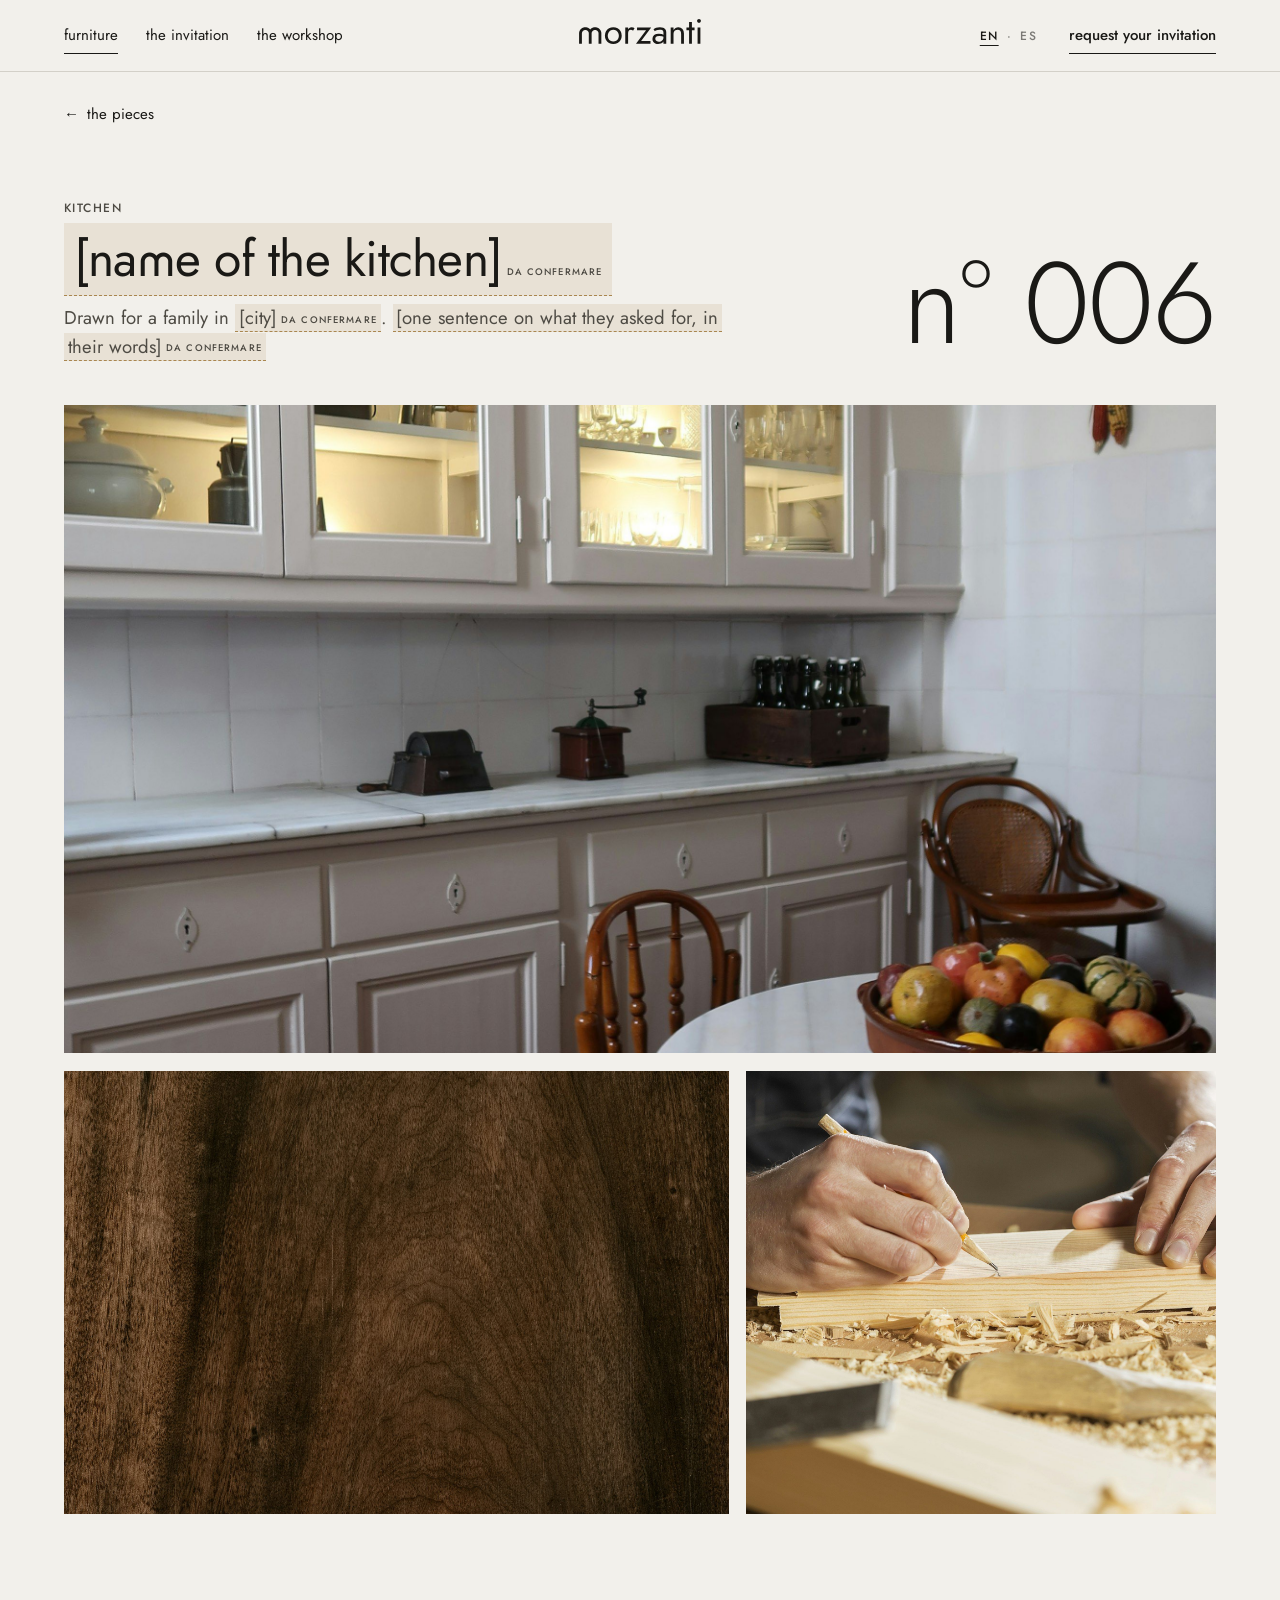
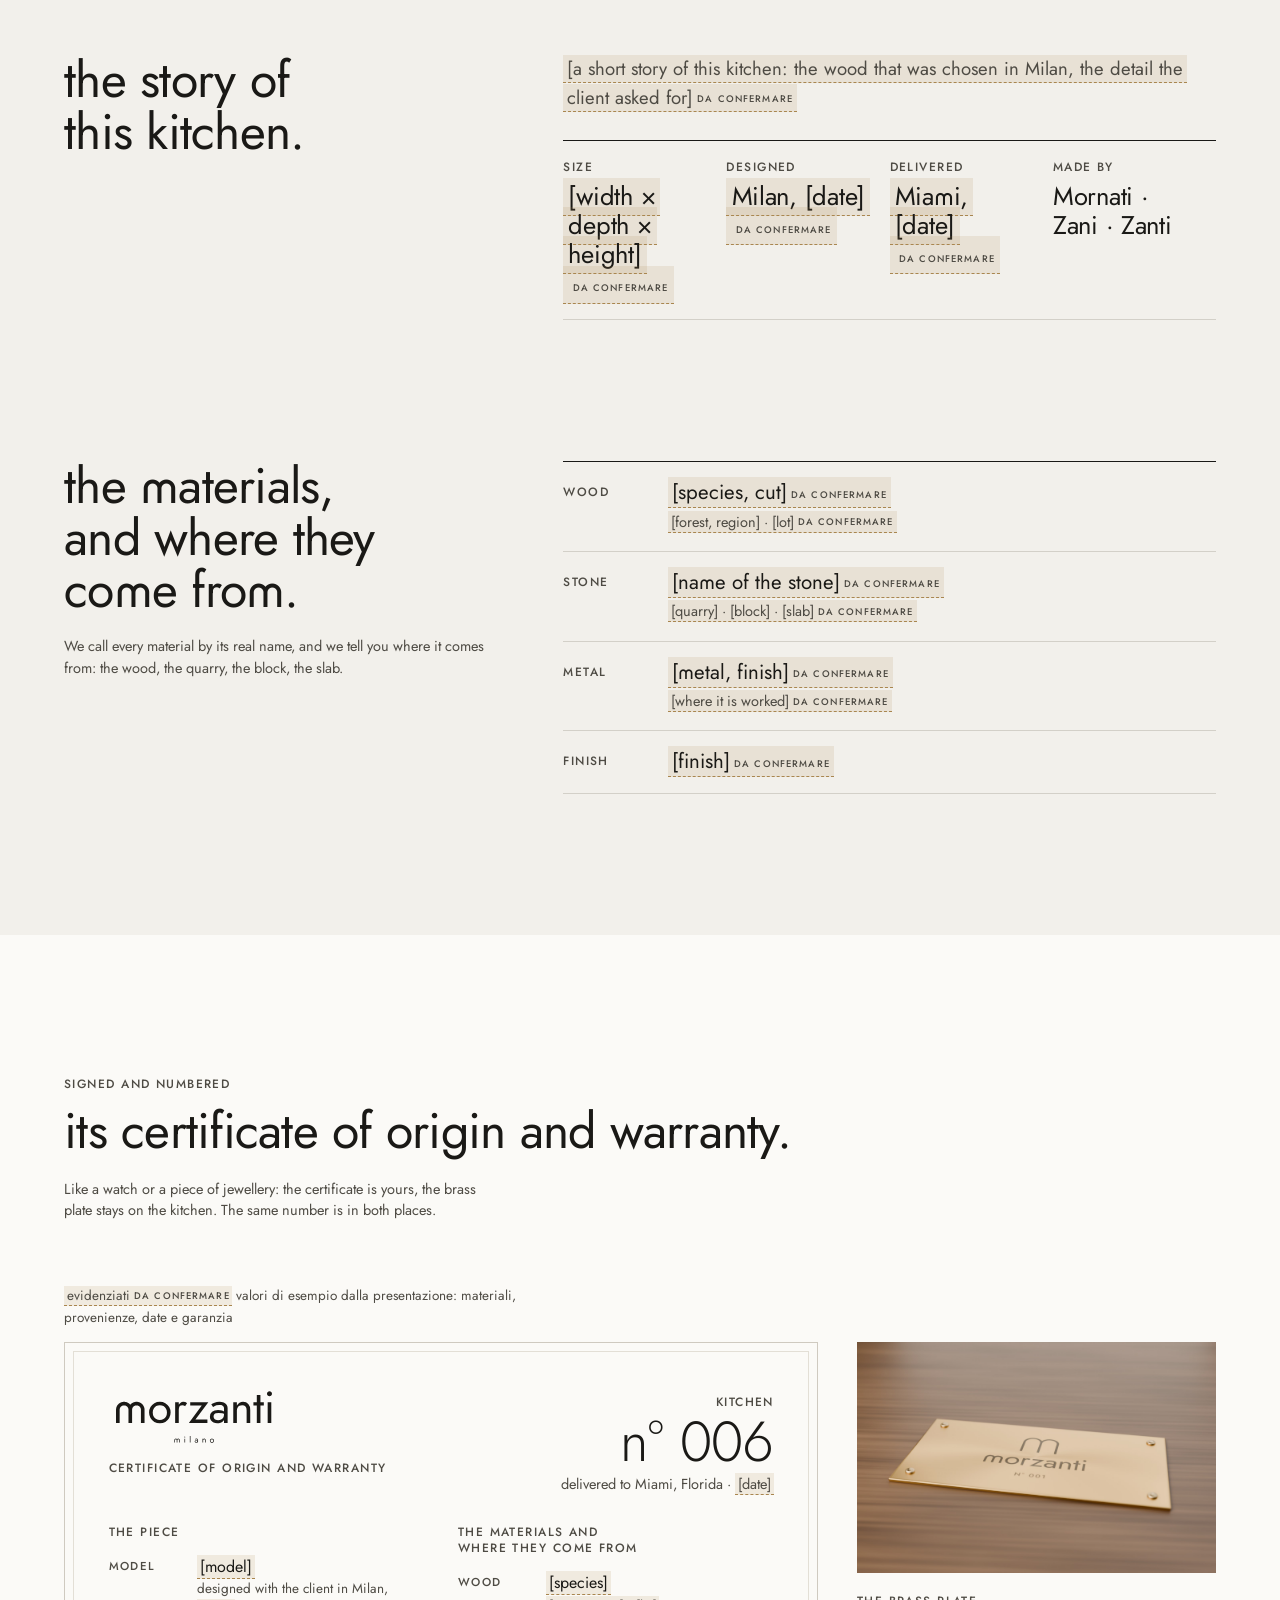
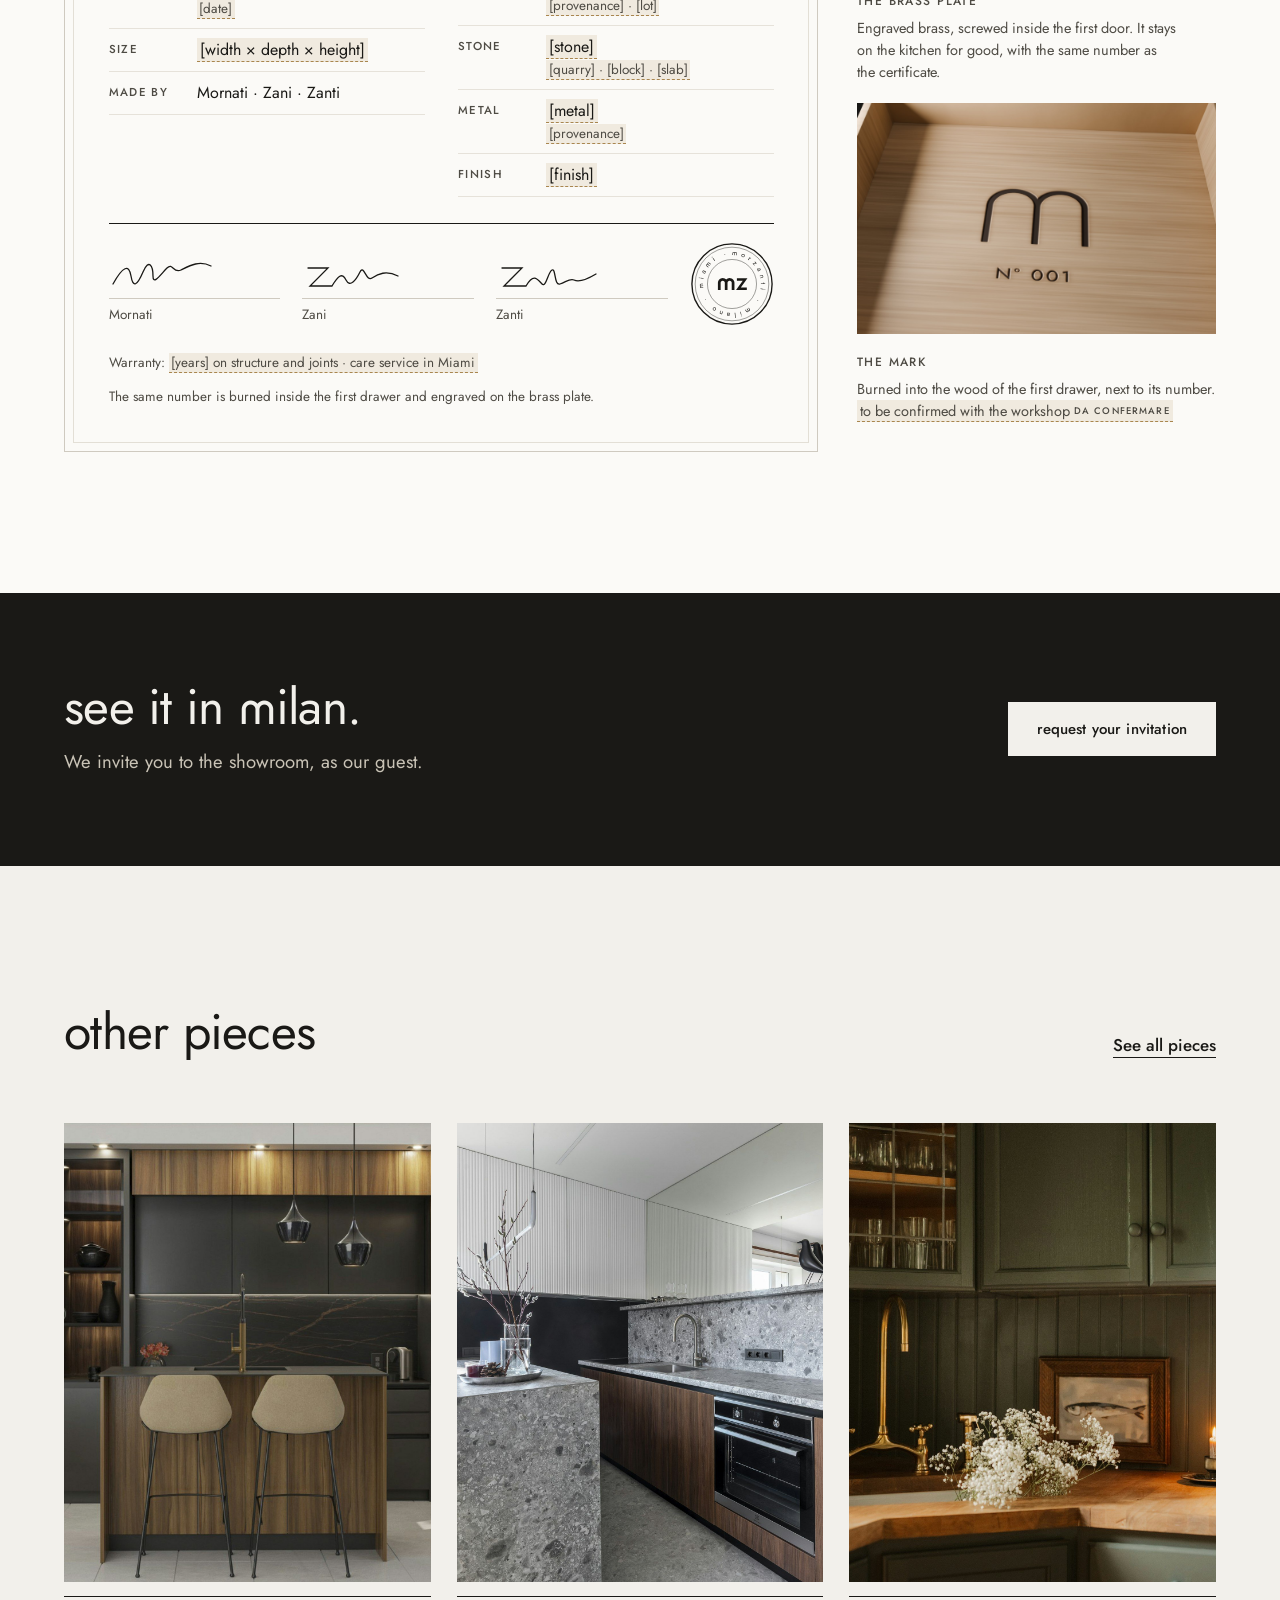
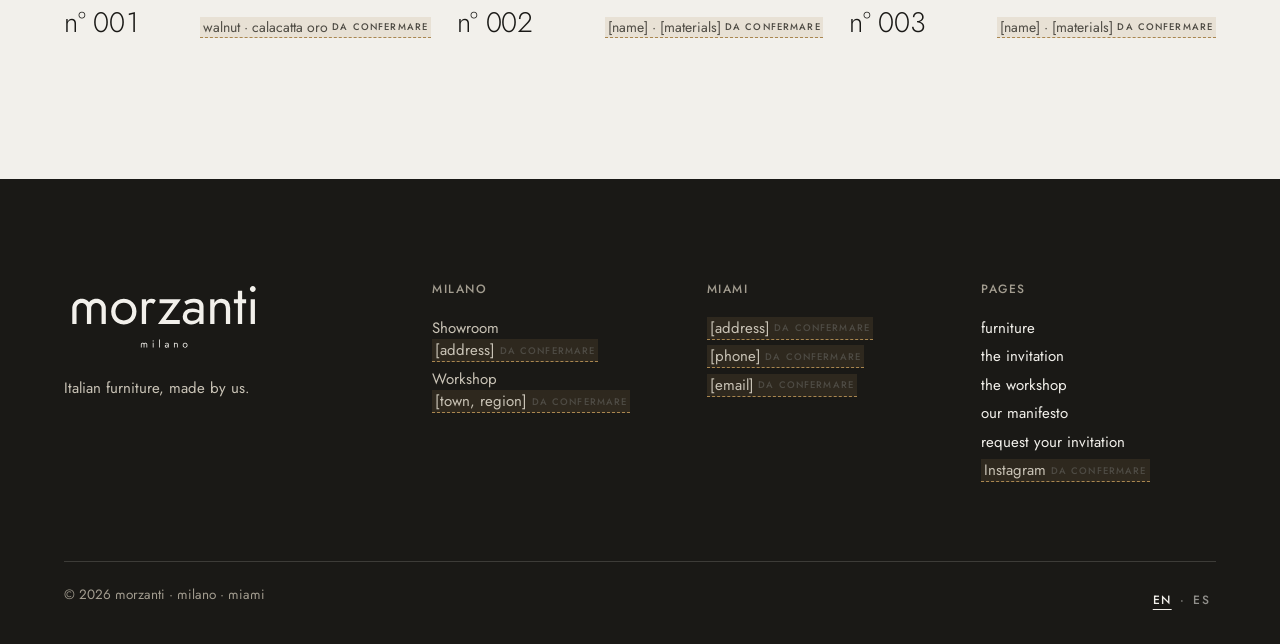
<file: kitchen-006.html>
<!doctype html>
<html lang="en">
<head>
<meta charset="utf-8">
<meta name="viewport" content="width=device-width, initial-scale=1, viewport-fit=cover">
<title>kitchen n° 006 · morzanti</title>
<meta name="description" content="Kitchen n° 006: drawn in Milan, made by hand in our workshop, with its certificate of origin and warranty.">
<meta name="theme-color" content="#F2F0EB">
<link rel="icon" href="img/loghi/m-ad-archi-inchiostro.svg" type="image/svg+xml">
<link rel="preconnect" href="https://fonts.googleapis.com">
<link rel="preconnect" href="https://fonts.gstatic.com" crossorigin>
<link href="https://fonts.googleapis.com/css2?family=Jost:wght@300;400;500&display=swap" rel="stylesheet">
<link rel="preload" href="fonts/jost-morzanti-400.woff2" as="font" type="font/woff2" crossorigin>
<link rel="stylesheet" href="css/morzanti.css">
</head>
<body class="">
<a class="salta" href="#contenuto" data-i18n="skip">Skip to content</a>
<header class="bar">
  <div class="bar__in">
    <nav class="bar__nav" aria-label="Main"><a href="kitchens.html" data-i18n="nav.kitchens" aria-current="page">furniture</a><a href="invitation.html" data-i18n="nav.invitation">the invitation</a><a href="workshop.html" data-i18n="nav.workshop">the workshop</a></nav>
    <a class="bar__logo" href="index.html" aria-label="morzanti, home">
      <img class="logo-scuro" src="img/loghi/nome-inchiostro.svg" alt="" width="368" height="108">
      <img class="logo-chiaro" src="img/loghi/nome-chiaro.svg" alt="" width="368" height="108">
    </a>
    <div class="bar__dx"><div class="lingua" role="group" aria-label="Language"><button type="button" data-lingua="en" aria-pressed="true" aria-label="English">EN</button><span aria-hidden="true">·</span><button type="button" data-lingua="es" aria-pressed="false" aria-label="Español">ES</button></div><a class="bar__cta" href="request.html" data-i18n="cta.request">request your invitation</a></div>
    <button class="bar__menu" type="button" aria-expanded="false" aria-controls="menu" data-i18n="menu.open">menu</button>
  </div>
</header>
<div class="menu" id="menu" hidden role="dialog" aria-modal="true" aria-label="Menu">
  <div class="menu__testa">
    <a href="index.html" aria-label="morzanti, home"><img src="img/loghi/nome-chiaro.svg" alt="" width="368" height="108"></a>
    <button type="button" data-chiudi data-i18n="menu.close">close</button>
  </div>
  <nav aria-label="Main"><a href="kitchens.html" data-i18n="nav.kitchens" aria-current="page">furniture</a><a href="invitation.html" data-i18n="nav.invitation">the invitation</a><a href="workshop.html" data-i18n="nav.workshop">the workshop</a><a href="index.html" data-i18n="nav.home">home</a></nav>
  <div class="menu__piede">
    <a class="btn btn--chiaro" href="request.html" data-i18n="cta.request">request your invitation</a>
    <div class="lingua" role="group" aria-label="Language"><button type="button" data-lingua="en" aria-pressed="true" aria-label="English">EN</button><span aria-hidden="true">·</span><button type="button" data-lingua="es" aria-pressed="false" aria-label="Español">ES</button></div>
  </div>
</div>
<div class="avviso-lingua" hidden role="status">
  <span>Versión en español en preparación: algunos textos todavía están en inglés.</span>
  <button type="button">English</button>
</div>
<main id="contenuto">
<div class="wrap">
  <a class="indietro" href="kitchens.html" style="margin-top:20px"><span aria-hidden="true">←</span> <span data-i18n="back.kitchens">the pieces</span></a>
  <header class="scheda-testa">
    <div class="pila">
      <span class="k" data-i18n="k.kitchen">kitchen</span>
      <h1 class="titolo"><span class="tbc">[name of the kitchen]</span></h1>
      <p class="lead">Drawn for a family in <span class="tbc">[city]</span>. <span class="tbc">[one sentence on what they asked for, in their words]</span></p>
    </div>
    <span class="num" aria-hidden="true">n° 006</span>
  </header>
  <div class="galleria">
    <div class="foto g1"><img src="img/segnaposto/segnaposto-cucina-006-palazzo.jpg" alt="Kitchen n° 006" style="object-position:50% 50%" fetchpriority="high"></div>
    <div class="foto g2"><img src="img/segnaposto/segnaposto-materia-legno-noce.jpg" alt="Detail of the wood grain" loading="lazy"></div>
    <div class="foto g3"><img src="img/segnaposto/segnaposto-laboratorio-mani-legno.jpg" alt="Hands marking a walnut board in the workshop" loading="lazy"></div>
  </div>
</div>

<section class="sec" aria-labelledby="h-storia">
  <div class="wrap storia">
    <h2 id="h-storia" data-i18n="s.story">the story of this kitchen.</h2>
    <div class="pila pila--l">
      <p class="lead"><span class="tbc">[a short story of this kitchen: the wood that was chosen in Milan, the detail the client asked for]</span></p>
      <div class="dati">
        <div><span class="k" data-i18n="k.size">size</span><span class="valore"><span class="tbc">[width × depth × height]</span></span></div>
        <div><span class="k" data-i18n="k.designed">designed</span><span class="valore"><span class="tbc">Milan, [date]</span></span></div>
        <div><span class="k" data-i18n="k.delivered">delivered</span><span class="valore"><span class="tbc">Miami, [date]</span></span></div>
        <div><span class="k" data-i18n="k.madeby">made by</span><span class="valore">Mornati · Zani · Zanti</span></div>
      </div>
    </div>
  </div>
</section>

<section class="sec" style="padding-top:0" aria-labelledby="h-materiali">
  <div class="wrap storia">
    <div class="pila">
      <h2 id="h-materiali" data-i18n="s.materials">the materials, and where they come from.</h2>
      <p class="piccolo" data-i18n="s.materials.p">We call every material by its real name, and we tell you where it comes from: the wood, the quarry, the block, the slab.</p>
    </div>
    <table class="tabella-materiali">
      <tbody>
        <tr><th scope="row" data-i18n="k.wood">wood</th><td><span class="v"><span class="tbc">[species, cut]</span></span><span class="s"><span class="tbc">[forest, region] · [lot]</span></span></td></tr>
        <tr><th scope="row" data-i18n="k.stone">stone</th><td><span class="v"><span class="tbc">[name of the stone]</span></span><span class="s"><span class="tbc">[quarry] · [block] · [slab]</span></span></td></tr>
        <tr><th scope="row" data-i18n="k.metal">metal</th><td><span class="v"><span class="tbc">[metal, finish]</span></span><span class="s"><span class="tbc">[where it is worked]</span></span></td></tr>
        <tr><th scope="row" data-i18n="k.finish">finish</th><td><span class="v"><span class="tbc">[finish]</span></span></td></tr>
      </tbody>
    </table>
  </div>
</section>

<section class="sec calce" aria-labelledby="h-cert">
  <div class="wrap">
    <div class="testa">
      <div>
        <span class="k" data-i18n="k.signed">signed and numbered</span>
        <h2 id="h-cert" data-i18n="s.cert">its certificate of origin and warranty.</h2>
      </div>
      <p class="piccolo" style="max-width:46ch" data-i18n="s.cert.p">Like a watch or a piece of jewellery: the certificate is yours, the brass plate stays on the kitchen. The same number is in both places.</p>
    </div>
    <p class="cert-nota"><span class="tbc">evidenziati</span> valori di esempio dalla presentazione: materiali, provenienze, date e garanzia</p>
    <div class="certificato-zona">
      <article class="cert" aria-label="Certificate of origin and warranty, kitchen n° 006">
        <div class="cert__testa">
          <div class="pila" style="gap:12px"><img class="firma" src="img/loghi/firma-inchiostro.svg" alt="morzanti milano" width="376" height="136"><span class="k">certificate of origin and warranty</span></div>
          <div class="cert__numero"><span class="k">kitchen</span><div class="num">n° 006</div><span class="piccolo">delivered to Miami, Florida · <span class="tbc">[date]</span></span></div>
        </div>
        <div class="cert__cols">
          <div>
            <h3>the piece</h3>
            <table>
              <tr><td class="ck">model</td><td><span class="cv"><span class="tbc">[model]</span></span><span class="cs">designed with the client in Milan, <span class="tbc">[date]</span></span></td></tr>
              <tr><td class="ck">size</td><td><span class="cv"><span class="tbc">[width × depth × height]</span></span></td></tr>
              <tr><td class="ck">made by</td><td><span class="cv">Mornati · Zani · Zanti</span></td></tr>
            </table>
          </div>
          <div>
            <h3>the materials and where they come from</h3>
            <table>
              <tr><td class="ck">wood</td><td><span class="cv"><span class="tbc">[species]</span></span><span class="cs"><span class="tbc">[provenance] · [lot]</span></span></td></tr>
              <tr><td class="ck">stone</td><td><span class="cv"><span class="tbc">[stone]</span></span><span class="cs"><span class="tbc">[quarry] · [block] · [slab]</span></span></td></tr>
              <tr><td class="ck">metal</td><td><span class="cv"><span class="tbc">[metal]</span></span><span class="cs"><span class="tbc">[provenance]</span></span></td></tr>
              <tr><td class="ck">finish</td><td><span class="cv"><span class="tbc">[finish]</span></span></td></tr>
            </table>
          </div>
        </div>
        <div class="cert__firme">
          <div class="sig"><svg viewBox="0 0 160 34" preserveAspectRatio="xMinYMid meet" aria-hidden="true"><path d="M4 26c10-18 16-20 18-8s6 10 12-4 10-6 10 4 8-2 14-8 6 6 14 2 18-10 30-4" fill="none" stroke="#1A1916" stroke-width="1.3" stroke-linecap="round"/></svg><span>Mornati</span></div>
          <div class="sig"><svg viewBox="0 0 160 34" preserveAspectRatio="xMinYMid meet" aria-hidden="true"><path d="M6 10h20L8 28h22c6-10 10-14 14-6s10 0 14-8 6 10 12 6 14-8 26-2" fill="none" stroke="#1A1916" stroke-width="1.3" stroke-linecap="round"/></svg><span>Zani</span></div>
          <div class="sig"><svg viewBox="0 0 160 34" preserveAspectRatio="xMinYMid meet" aria-hidden="true"><path d="M6 10h20L8 28h22c8-14 12-6 16-2s6-12 10-14 2 16 8 14 10-6 14-4 12 0 22-6" fill="none" stroke="#1A1916" stroke-width="1.3" stroke-linecap="round"/></svg><span>Zanti</span></div>
          <img src="img/loghi/sigillo-inchiostro.svg" alt="The morzanti seal" width="308" height="308">
        </div>
        <div class="cert__piede">
          <span>Warranty: <span class="tbc">[years] on structure and joints · care service in Miami</span></span>
          <span>The same number is burned inside the first drawer and engraved on the brass plate.</span>
        </div>
      </article>
      <div class="targhetta-zona">
        <div class="foto"><img src="img/marchio/mockup-targhetta-ottone.jpg" alt="The engraved brass plate with the kitchen number" loading="lazy"></div>
        <div class="pila" style="gap:8px">
          <span class="k" data-i18n="k.plate">the brass plate</span>
          <p class="piccolo" data-i18n="s.plate">Engraved brass, screwed inside the first door. It stays on the kitchen for good, with the same number as the certificate.</p>
        </div>
        <div class="foto"><img src="img/marchio/mockup-cassetto-punzone.jpg" alt="The morzanti mark and number burned into the first drawer" loading="lazy"></div>
        <div class="pila" style="gap:8px">
          <span class="k" data-i18n="k.mark">the mark</span>
          <p class="piccolo" data-i18n="s.mark">Burned into the wood of the first drawer, next to its number. <span class="tbc">to be confirmed with the workshop</span></p>
        </div>
      </div>
    </div>
  </div>
</section>

<section class="sec sec--stretta scuro">
  <div class="wrap testa" style="margin-bottom:0;align-items:center">
    <div>
      <h2 data-i18n="s.see">see it in milan.</h2>
      <p class="lead" data-i18n="s.see.p">We invite you to the showroom, as our guest.</p>
    </div>
    <a class="btn btn--chiaro" href="request.html" data-i18n="cta.request">request your invitation</a>
  </div>
</section>

<section class="sec" aria-labelledby="h-altre">
  <div class="wrap">
    <div class="testa">
      <div><h2 id="h-altre" data-i18n="s.others">other pieces</h2></div>
      <a class="link" href="kitchens.html" data-i18n="kit.all">See all pieces</a>
    </div>
    <div class="altre"><a class="cucina" href="kitchen-001.html"><div class="foto"><img src="img/segnaposto/segnaposto-cucina-001-noce-marmo.jpg" alt="Kitchen n° 001" loading="lazy" style="object-position:50% 50%"></div><div class="cucina__dati"><span class="num">n° 001</span><span><span class="tbc">walnut · calacatta oro</span></span></div></a><a class="cucina" href="kitchen-002.html"><div class="foto"><img src="img/segnaposto/segnaposto-cucina-002-pietra-grigia.jpg" alt="Kitchen n° 002" loading="lazy" style="object-position:50% 50%"></div><div class="cucina__dati"><span class="num">n° 002</span><span><span class="tbc">[name] · [materials]</span></span></div></a><a class="cucina" href="kitchen-003.html"><div class="foto"><img src="img/segnaposto/segnaposto-cucina-003-verde.jpg" alt="Kitchen n° 003" loading="lazy" style="object-position:50% 50%"></div><div class="cucina__dati"><span class="num">n° 003</span><span><span class="tbc">[name] · [materials]</span></span></div></a></div>
  </div>
</section>
</main>
<footer class="piede">
  <div class="wrap">
    <div class="piede__in">
      <div class="piede__firma">
        <img src="img/loghi/firma-chiaro.svg" alt="morzanti milano" width="376" height="136">
        <p data-i18n="foot.claim">Italian furniture, made by us.</p>
      </div>
      <div>
        <h2>milano</h2>
        <ul>
          <li><span data-i18n="foot.showroom">Showroom</span><br><span class="tbc">[address]</span></li>
          <li><span data-i18n="foot.workshop">Workshop</span><br><span class="tbc">[town, region]</span></li>
        </ul>
      </div>
      <div>
        <h2>miami</h2>
        <ul>
          <li><span class="tbc">[address]</span></li>
          <li><span class="tbc">[phone]</span></li>
          <li><span class="tbc">[email]</span></li>
        </ul>
      </div>
      <div>
        <h2 data-i18n="foot.pages">Pages</h2>
        <ul>
          <li><a href="kitchens.html" data-i18n="nav.kitchens">furniture</a></li>
          <li><a href="invitation.html" data-i18n="nav.invitation">the invitation</a></li>
          <li><a href="workshop.html" data-i18n="nav.workshop">the workshop</a></li>
          <li><a href="manifesto.html" data-i18n="nav.manifesto">our manifesto</a></li>
          <li><a href="request.html" data-i18n="cta.request">request your invitation</a></li>
          <li><span class="tbc">Instagram</span></li>
        </ul>
      </div>
    </div>
    <div class="piede__fondo">
      <span>© 2026 <span class="nome">morzanti · milano · miami</span></span>
      <div class="lingua" role="group" aria-label="Language"><button type="button" data-lingua="en" aria-pressed="true" aria-label="English">EN</button><span aria-hidden="true">·</span><button type="button" data-lingua="es" aria-pressed="false" aria-label="Español">ES</button></div>
    </div>
  </div>
</footer>
<script src="js/testi.js"></script>
<script src="js/site.js"></script>
</body>
</html>
</file>
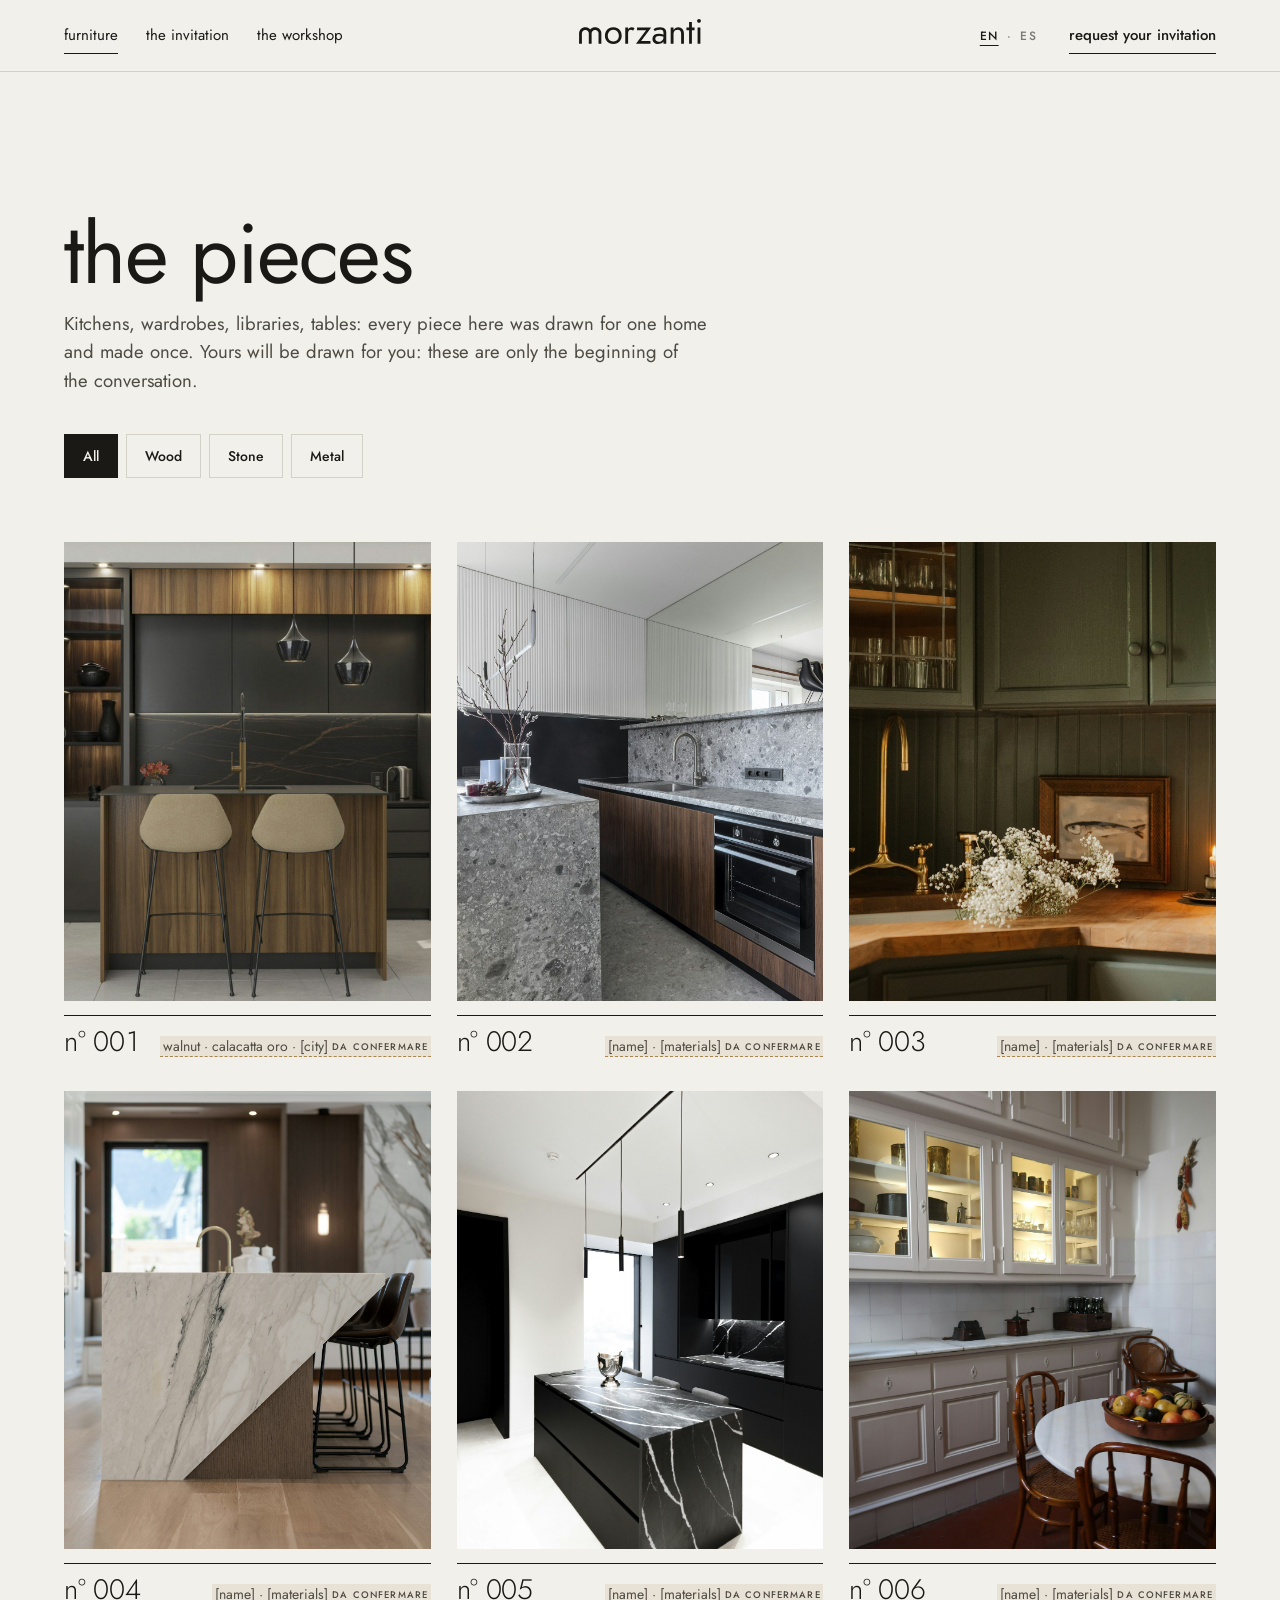
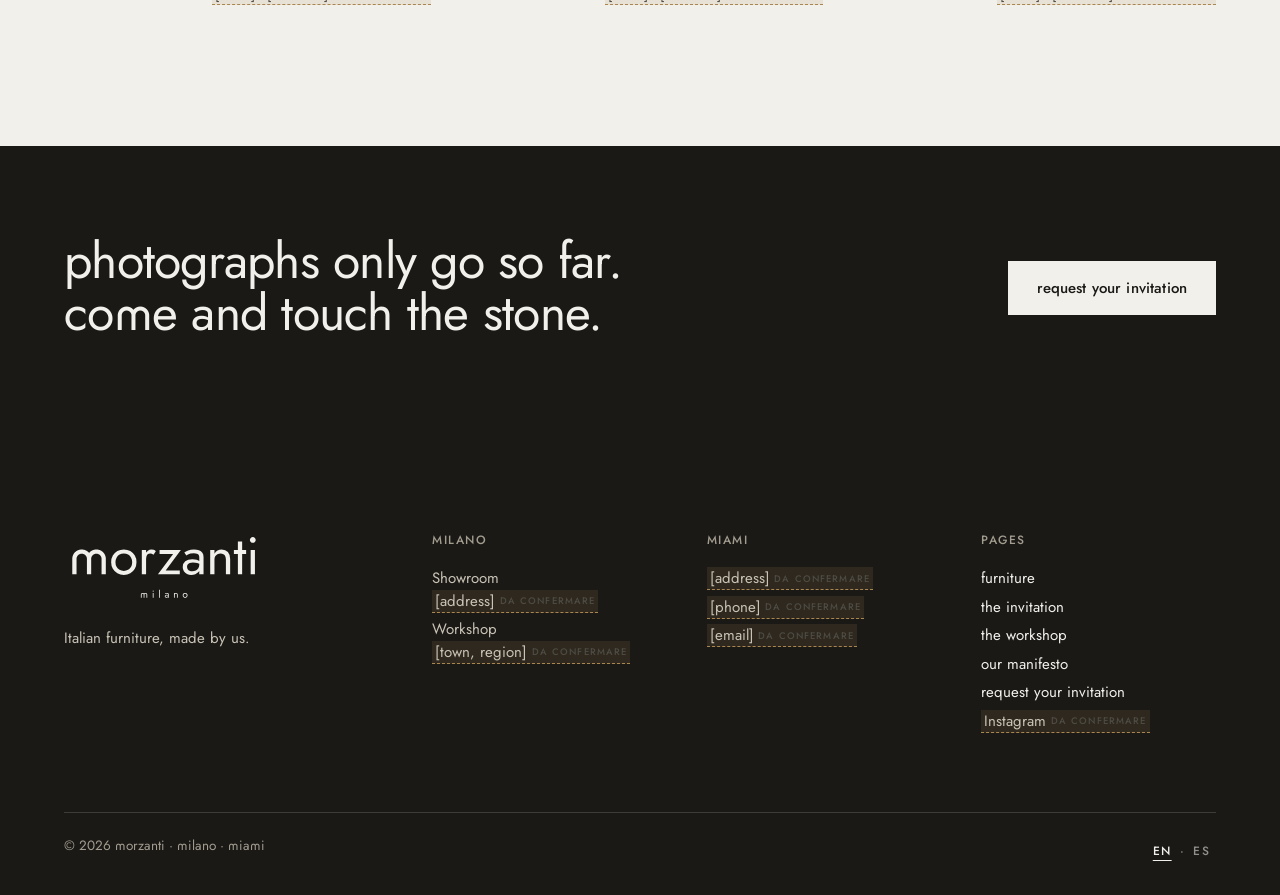
<file: kitchens.html>
<!doctype html>
<html lang="en">
<head>
<meta charset="utf-8">
<meta name="viewport" content="width=device-width, initial-scale=1, viewport-fit=cover">
<title>the pieces · morzanti</title>
<meta name="description" content="Kitchens, wardrobes, libraries, tables: every piece here was drawn for one home and made once in our workshop. Yours will be drawn for you.">
<meta name="theme-color" content="#F2F0EB">
<link rel="icon" href="img/loghi/m-ad-archi-inchiostro.svg" type="image/svg+xml">
<link rel="preconnect" href="https://fonts.googleapis.com">
<link rel="preconnect" href="https://fonts.gstatic.com" crossorigin>
<link href="https://fonts.googleapis.com/css2?family=Jost:wght@300;400;500&display=swap" rel="stylesheet">
<link rel="preload" href="fonts/jost-morzanti-400.woff2" as="font" type="font/woff2" crossorigin>
<link rel="stylesheet" href="css/morzanti.css">
</head>
<body class="">
<a class="salta" href="#contenuto" data-i18n="skip">Skip to content</a>
<header class="bar">
  <div class="bar__in">
    <nav class="bar__nav" aria-label="Main"><a href="kitchens.html" data-i18n="nav.kitchens" aria-current="page">furniture</a><a href="invitation.html" data-i18n="nav.invitation">the invitation</a><a href="workshop.html" data-i18n="nav.workshop">the workshop</a></nav>
    <a class="bar__logo" href="index.html" aria-label="morzanti, home">
      <img class="logo-scuro" src="img/loghi/nome-inchiostro.svg" alt="" width="368" height="108">
      <img class="logo-chiaro" src="img/loghi/nome-chiaro.svg" alt="" width="368" height="108">
    </a>
    <div class="bar__dx"><div class="lingua" role="group" aria-label="Language"><button type="button" data-lingua="en" aria-pressed="true" aria-label="English">EN</button><span aria-hidden="true">·</span><button type="button" data-lingua="es" aria-pressed="false" aria-label="Español">ES</button></div><a class="bar__cta" href="request.html" data-i18n="cta.request">request your invitation</a></div>
    <button class="bar__menu" type="button" aria-expanded="false" aria-controls="menu" data-i18n="menu.open">menu</button>
  </div>
</header>
<div class="menu" id="menu" hidden role="dialog" aria-modal="true" aria-label="Menu">
  <div class="menu__testa">
    <a href="index.html" aria-label="morzanti, home"><img src="img/loghi/nome-chiaro.svg" alt="" width="368" height="108"></a>
    <button type="button" data-chiudi data-i18n="menu.close">close</button>
  </div>
  <nav aria-label="Main"><a href="kitchens.html" data-i18n="nav.kitchens" aria-current="page">furniture</a><a href="invitation.html" data-i18n="nav.invitation">the invitation</a><a href="workshop.html" data-i18n="nav.workshop">the workshop</a><a href="index.html" data-i18n="nav.home">home</a></nav>
  <div class="menu__piede">
    <a class="btn btn--chiaro" href="request.html" data-i18n="cta.request">request your invitation</a>
    <div class="lingua" role="group" aria-label="Language"><button type="button" data-lingua="en" aria-pressed="true" aria-label="English">EN</button><span aria-hidden="true">·</span><button type="button" data-lingua="es" aria-pressed="false" aria-label="Español">ES</button></div>
  </div>
</div>
<div class="avviso-lingua" hidden role="status">
  <span>Versión en español en preparación: algunos textos todavía están en inglés.</span>
  <button type="button">English</button>
</div>
<main id="contenuto">
<section class="sec" style="padding-bottom:clamp(40px,5vw,64px)">
  <div class="wrap">
    <div class="testa" style="margin-bottom:clamp(28px,3vw,40px)">
      <div>
        <h1 class="display" data-i18n="kit.h">the pieces</h1>
        <p class="lead" data-i18n="kit.lead">Kitchens, wardrobes, libraries, tables: every piece here was drawn for one home and made once. Yours will be drawn for you: these are only the beginning of the conversation.</p>
      </div>
    </div>
    <div class="filtri" role="group" aria-label="Filter by material">
      <button type="button" data-filtro="all" aria-pressed="true" data-i18n="f.all">All</button>
      <button type="button" data-filtro="wood" aria-pressed="false" data-i18n="f.wood">Wood</button>
      <button type="button" data-filtro="stone" aria-pressed="false" data-i18n="f.stone">Stone</button>
      <button type="button" data-filtro="metal" aria-pressed="false" data-i18n="f.metal">Metal</button>
    </div>
  </div>
</section>

<section class="sec" style="padding-top:0" aria-label="The pieces">
  <div class="wrap">
    <!-- Per aggiungere una cucina: copia un blocco <a class="cucina">, cambia numero, foto, data-materia (wood, stone, metal) e il link alla sua scheda. -->
    <div class="cucine">
      <a class="cucina" href="kitchen-001.html" data-materia="wood stone metal"><div class="foto"><img src="img/segnaposto/segnaposto-cucina-001-noce-marmo.jpg" alt="Kitchen n° 001" style="object-position:50% 50%"></div><div class="cucina__dati"><span class="num">n° 001</span><span><span class="tbc">walnut · calacatta oro · [city]</span></span></div></a>
      <a class="cucina" href="kitchen-002.html" data-materia="stone"><div class="foto"><img src="img/segnaposto/segnaposto-cucina-002-pietra-grigia.jpg" alt="Kitchen n° 002"></div><div class="cucina__dati"><span class="num">n° 002</span><span><span class="tbc">[name] · [materials]</span></span></div></a>
      <a class="cucina" href="kitchen-003.html" data-materia="wood stone"><div class="foto"><img src="img/segnaposto/segnaposto-cucina-003-verde.jpg" alt="Kitchen n° 003"></div><div class="cucina__dati"><span class="num">n° 003</span><span><span class="tbc">[name] · [materials]</span></span></div></a>
      <a class="cucina" href="kitchen-004.html" data-materia="stone"><div class="foto"><img src="img/segnaposto/segnaposto-cucina-004-marmo-bianco.jpg" alt="Kitchen n° 004" loading="lazy"></div><div class="cucina__dati"><span class="num">n° 004</span><span><span class="tbc">[name] · [materials]</span></span></div></a>
      <a class="cucina" href="kitchen-005.html" data-materia="metal wood"><div class="foto"><img src="img/segnaposto/segnaposto-cucina-005-scura.jpg" alt="Kitchen n° 005" loading="lazy"></div><div class="cucina__dati"><span class="num">n° 005</span><span><span class="tbc">[name] · [materials]</span></span></div></a>
      <a class="cucina" href="kitchen-006.html" data-materia="wood metal"><div class="foto"><img src="img/segnaposto/segnaposto-cucina-006-palazzo.jpg" alt="Kitchen n° 006" loading="lazy"></div><div class="cucina__dati"><span class="num">n° 006</span><span><span class="tbc">[name] · [materials]</span></span></div></a>
    </div>
  </div>
</section>

<section class="sec sec--stretta scuro">
  <div class="wrap testa" style="margin-bottom:0;align-items:center">
    <div><h2 data-i18n="kit.touch">photographs only go so far. come and touch the stone.</h2></div>
    <a class="btn btn--chiaro" href="request.html" data-i18n="cta.request">request your invitation</a>
  </div>
</section>
</main>
<footer class="piede">
  <div class="wrap">
    <div class="piede__in">
      <div class="piede__firma">
        <img src="img/loghi/firma-chiaro.svg" alt="morzanti milano" width="376" height="136">
        <p data-i18n="foot.claim">Italian furniture, made by us.</p>
      </div>
      <div>
        <h2>milano</h2>
        <ul>
          <li><span data-i18n="foot.showroom">Showroom</span><br><span class="tbc">[address]</span></li>
          <li><span data-i18n="foot.workshop">Workshop</span><br><span class="tbc">[town, region]</span></li>
        </ul>
      </div>
      <div>
        <h2>miami</h2>
        <ul>
          <li><span class="tbc">[address]</span></li>
          <li><span class="tbc">[phone]</span></li>
          <li><span class="tbc">[email]</span></li>
        </ul>
      </div>
      <div>
        <h2 data-i18n="foot.pages">Pages</h2>
        <ul>
          <li><a href="kitchens.html" data-i18n="nav.kitchens">furniture</a></li>
          <li><a href="invitation.html" data-i18n="nav.invitation">the invitation</a></li>
          <li><a href="workshop.html" data-i18n="nav.workshop">the workshop</a></li>
          <li><a href="manifesto.html" data-i18n="nav.manifesto">our manifesto</a></li>
          <li><a href="request.html" data-i18n="cta.request">request your invitation</a></li>
          <li><span class="tbc">Instagram</span></li>
        </ul>
      </div>
    </div>
    <div class="piede__fondo">
      <span>© 2026 <span class="nome">morzanti · milano · miami</span></span>
      <div class="lingua" role="group" aria-label="Language"><button type="button" data-lingua="en" aria-pressed="true" aria-label="English">EN</button><span aria-hidden="true">·</span><button type="button" data-lingua="es" aria-pressed="false" aria-label="Español">ES</button></div>
    </div>
  </div>
</footer>
<script src="js/testi.js"></script>
<script src="js/site.js"></script>
</body>
</html>
</file>
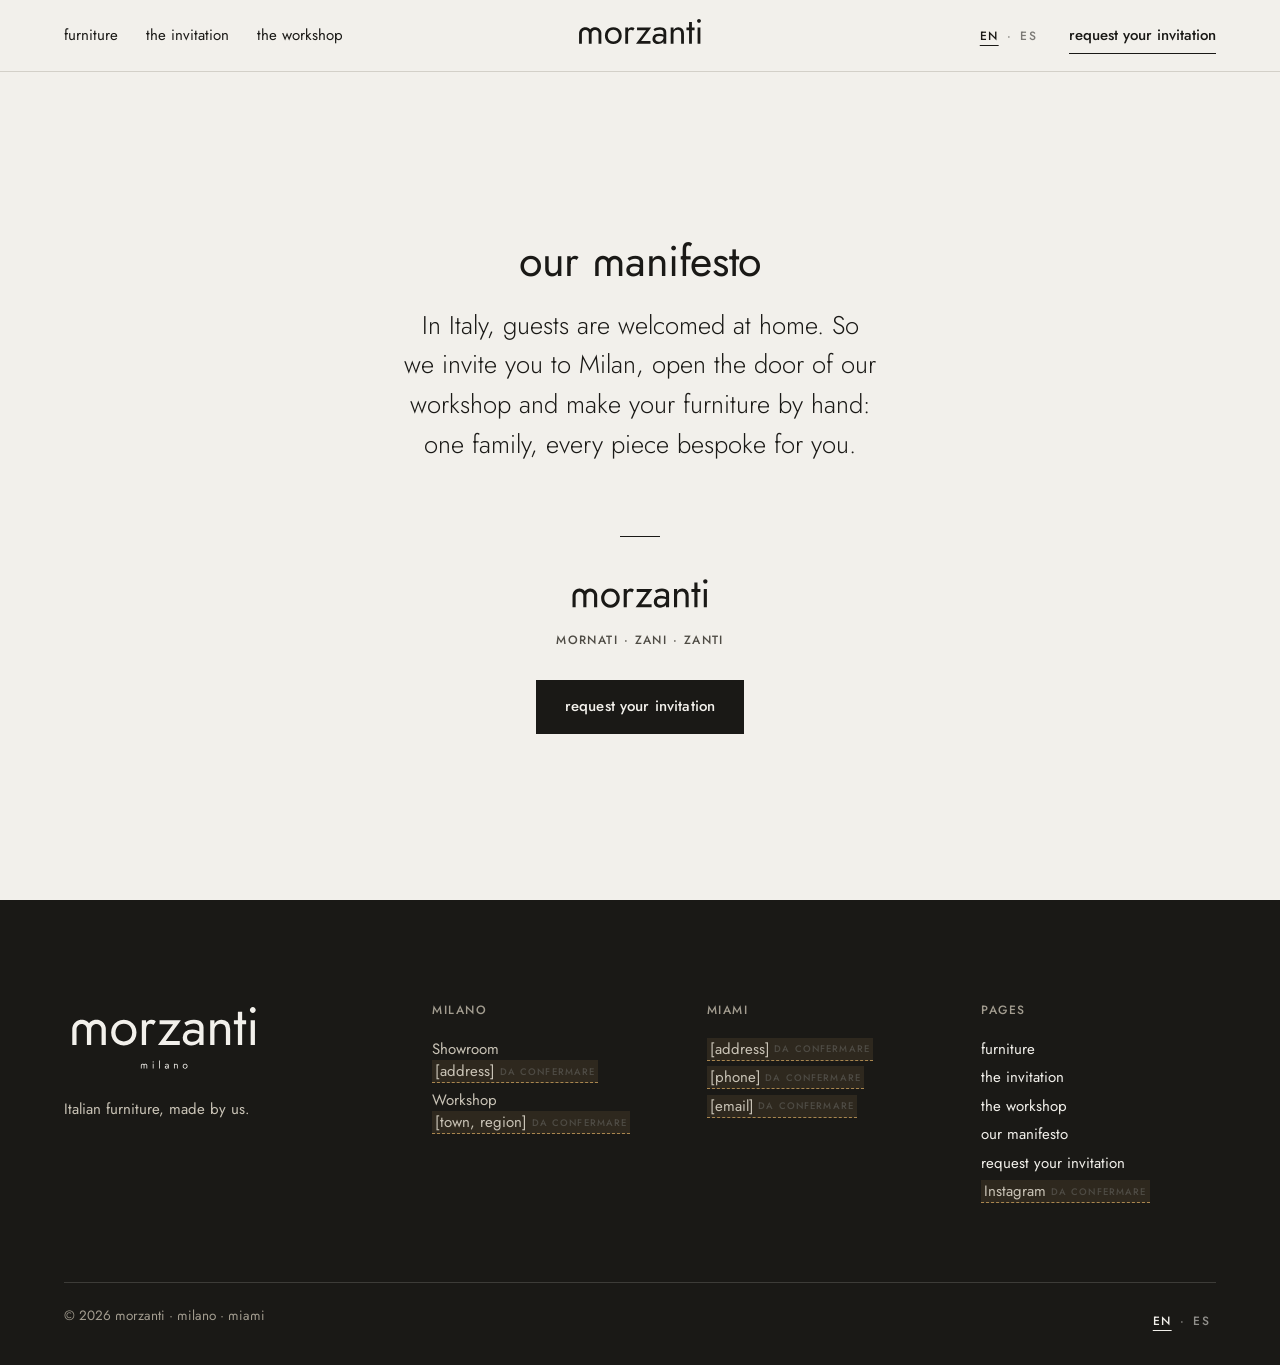
<file: manifesto.html>
<!doctype html>
<html lang="en">
<head>
<meta charset="utf-8">
<meta name="viewport" content="width=device-width, initial-scale=1, viewport-fit=cover">
<title>our manifesto · morzanti</title>
<meta name="description" content="In Italy, guests are welcomed at home. So we invite you to Milan, open the door of our workshop and make your furniture by hand: one family, every piece bespoke for you.">
<meta name="theme-color" content="#F2F0EB">
<link rel="icon" href="img/loghi/m-ad-archi-inchiostro.svg" type="image/svg+xml">
<link rel="preconnect" href="https://fonts.googleapis.com">
<link rel="preconnect" href="https://fonts.gstatic.com" crossorigin>
<link href="https://fonts.googleapis.com/css2?family=Jost:wght@300;400;500&display=swap" rel="stylesheet">
<link rel="preload" href="fonts/jost-morzanti-400.woff2" as="font" type="font/woff2" crossorigin>
<link rel="stylesheet" href="css/morzanti.css">
</head>
<body>
<a class="salta" href="#contenuto" data-i18n="skip">Skip to content</a>
<header class="bar">
  <div class="bar__in">
    <nav class="bar__nav" aria-label="Main"><a href="kitchens.html" data-i18n="nav.kitchens">furniture</a><a href="invitation.html" data-i18n="nav.invitation">the invitation</a><a href="workshop.html" data-i18n="nav.workshop">the workshop</a></nav>
    <a class="bar__logo" href="index.html" aria-label="morzanti, home">
      <img class="logo-scuro" src="img/loghi/nome-inchiostro.svg" alt="" width="368" height="108">
      <img class="logo-chiaro" src="img/loghi/nome-chiaro.svg" alt="" width="368" height="108">
    </a>
    <div class="bar__dx"><div class="lingua" role="group" aria-label="Language"><button type="button" data-lingua="en" aria-pressed="true" aria-label="English">EN</button><span aria-hidden="true">·</span><button type="button" data-lingua="es" aria-pressed="false" aria-label="Español">ES</button></div><a class="bar__cta" href="request.html" data-i18n="cta.request">request your invitation</a></div>
    <button class="bar__menu" type="button" aria-expanded="false" aria-controls="menu" data-i18n="menu.open">menu</button>
  </div>
</header>
<div class="menu" id="menu" hidden role="dialog" aria-modal="true" aria-label="Menu">
  <div class="menu__testa">
    <a href="index.html" aria-label="morzanti, home"><img src="img/loghi/nome-chiaro.svg" alt="" width="368" height="108"></a>
    <button type="button" data-chiudi data-i18n="menu.close">close</button>
  </div>
  <nav aria-label="Main"><a href="kitchens.html" data-i18n="nav.kitchens">furniture</a><a href="invitation.html" data-i18n="nav.invitation">the invitation</a><a href="workshop.html" data-i18n="nav.workshop">the workshop</a><a href="index.html" data-i18n="nav.home">home</a></nav>
  <div class="menu__piede">
    <a class="btn btn--chiaro" href="request.html" data-i18n="cta.request">request your invitation</a>
    <div class="lingua" role="group" aria-label="Language"><button type="button" data-lingua="en" aria-pressed="true" aria-label="English">EN</button><span aria-hidden="true">·</span><button type="button" data-lingua="es" aria-pressed="false" aria-label="Español">ES</button></div>
  </div>
</div>
<div class="avviso-lingua" hidden role="status">
  <span>Versión en español en preparación: algunos textos todavía están en inglés.</span>
  <button type="button">English</button>
</div>
<main id="contenuto">
<section class="sec manifesto" aria-labelledby="h-man">
  <div class="wrap pila pila--l">
    <h1 class="manifesto__titolo" id="h-man" data-i18n="man.k">our manifesto</h1>
    <p class="manifesto__frase" data-i18n="man.p">In Italy, guests are welcomed at home. So we invite you to Milan, open the door of our workshop and make your furniture by hand: one family, every piece bespoke for you.</p>
    <div class="manifesto__firma">
      <div class="manifesto__nome"><img src="img/loghi/nome-inchiostro.svg" alt="morzanti" width="160"><span class="k">Mornati · Zani · Zanti</span></div>
      <a class="btn" href="request.html" data-i18n="cta.request">request your invitation</a>
    </div>
  </div>
</section>
</main>
<footer class="piede">
  <div class="wrap">
    <div class="piede__in">
      <div class="piede__firma">
        <img src="img/loghi/firma-chiaro.svg" alt="morzanti milano" width="376" height="136">
        <p data-i18n="foot.claim">Italian furniture, made by us.</p>
      </div>
      <div>
        <h2>milano</h2>
        <ul>
          <li><span data-i18n="foot.showroom">Showroom</span><br><span class="tbc">[address]</span></li>
          <li><span data-i18n="foot.workshop">Workshop</span><br><span class="tbc">[town, region]</span></li>
        </ul>
      </div>
      <div>
        <h2>miami</h2>
        <ul>
          <li><span class="tbc">[address]</span></li>
          <li><span class="tbc">[phone]</span></li>
          <li><span class="tbc">[email]</span></li>
        </ul>
      </div>
      <div>
        <h2 data-i18n="foot.pages">Pages</h2>
        <ul>
          <li><a href="kitchens.html" data-i18n="nav.kitchens">furniture</a></li>
          <li><a href="invitation.html" data-i18n="nav.invitation">the invitation</a></li>
          <li><a href="workshop.html" data-i18n="nav.workshop">the workshop</a></li>
          <li><a href="manifesto.html" data-i18n="nav.manifesto" aria-current="page">our manifesto</a></li>
          <li><a href="request.html" data-i18n="cta.request">request your invitation</a></li>
          <li><span class="tbc">Instagram</span></li>
        </ul>
      </div>
    </div>
    <div class="piede__fondo">
      <span>© 2026 <span class="nome">morzanti · milano · miami</span></span>
      <div class="lingua" role="group" aria-label="Language"><button type="button" data-lingua="en" aria-pressed="true" aria-label="English">EN</button><span aria-hidden="true">·</span><button type="button" data-lingua="es" aria-pressed="false" aria-label="Español">ES</button></div>
    </div>
  </div>
</footer>
<script src="js/testi.js"></script>
<script src="js/site.js"></script>
</body>
</html>
</file>
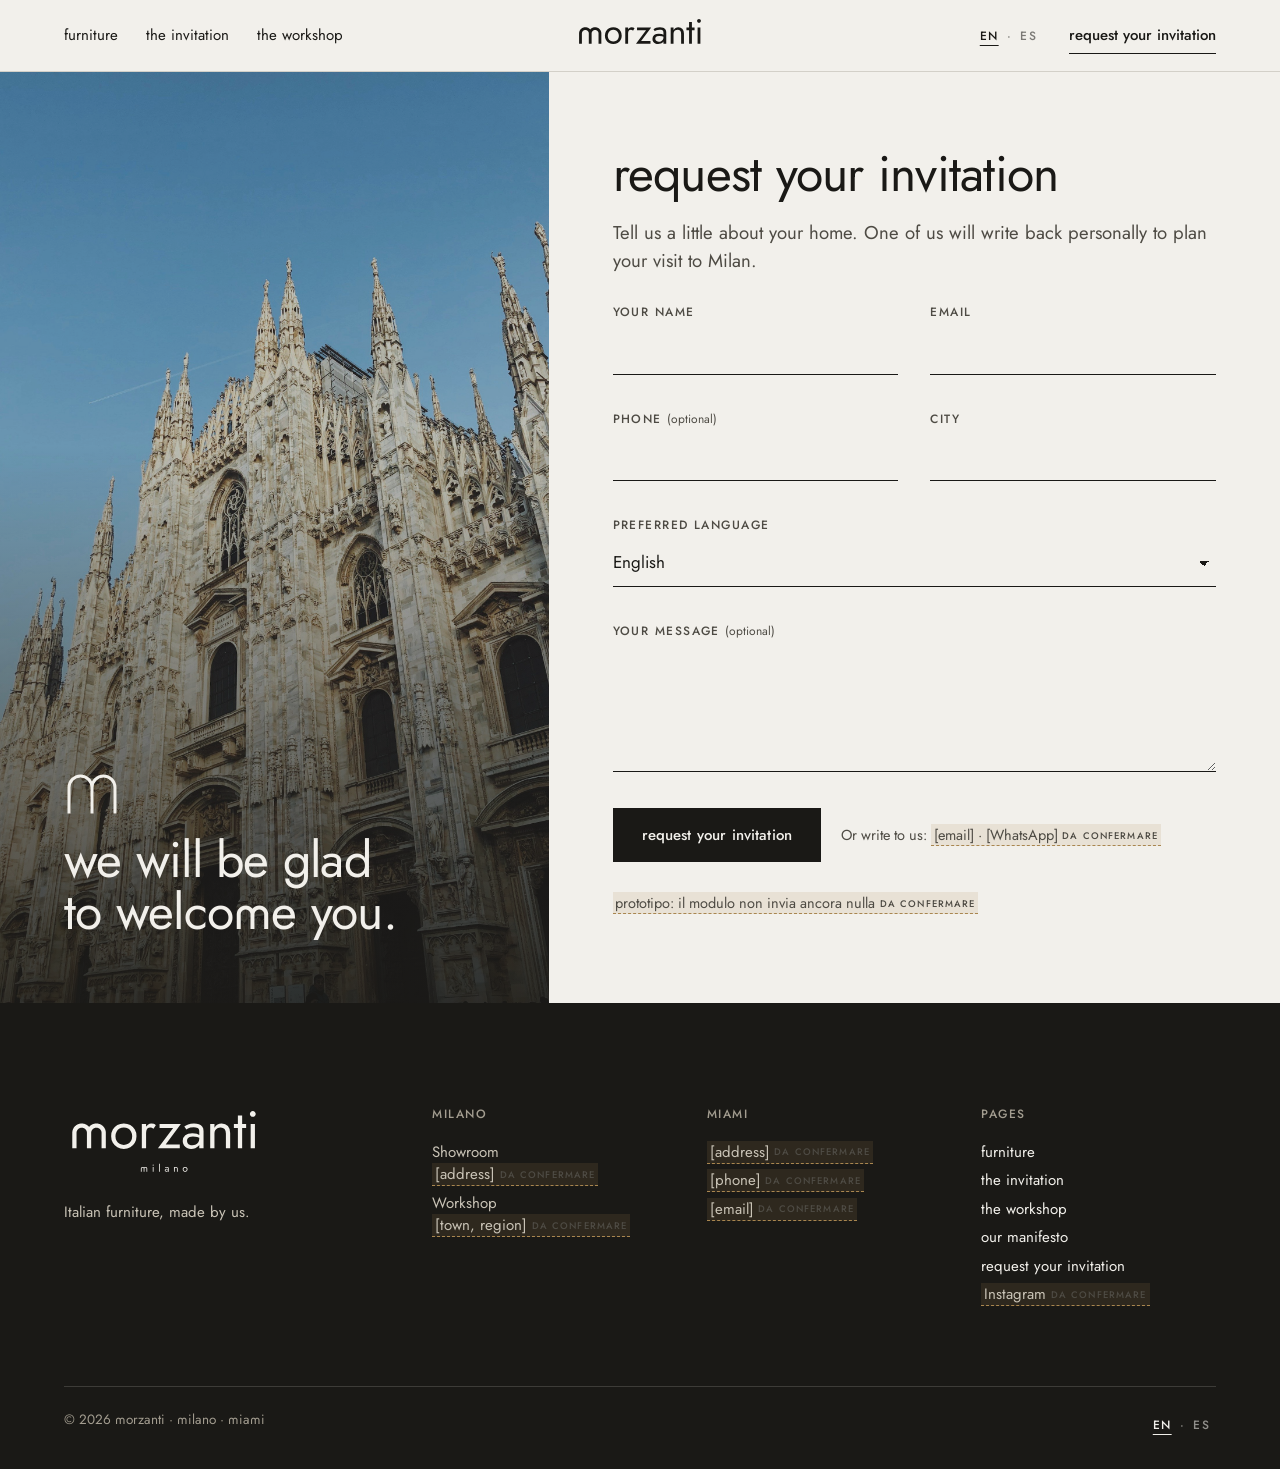
<file: request.html>
<!doctype html>
<html lang="en">
<head>
<meta charset="utf-8">
<meta name="viewport" content="width=device-width, initial-scale=1, viewport-fit=cover">
<title>request your invitation · morzanti</title>
<meta name="description" content="Tell us a little about your home. One of us will write back personally to plan your visit to Milan.">
<meta name="theme-color" content="#F2F0EB">
<link rel="icon" href="img/loghi/m-ad-archi-inchiostro.svg" type="image/svg+xml">
<link rel="preconnect" href="https://fonts.googleapis.com">
<link rel="preconnect" href="https://fonts.gstatic.com" crossorigin>
<link href="https://fonts.googleapis.com/css2?family=Jost:wght@300;400;500&display=swap" rel="stylesheet">
<link rel="preload" href="fonts/jost-morzanti-400.woff2" as="font" type="font/woff2" crossorigin>
<link rel="stylesheet" href="css/morzanti.css">
</head>
<body class="pagina-richiesta">
<a class="salta" href="#contenuto" data-i18n="skip">Skip to content</a>
<header class="bar">
  <div class="bar__in">
    <nav class="bar__nav" aria-label="Main"><a href="kitchens.html" data-i18n="nav.kitchens">furniture</a><a href="invitation.html" data-i18n="nav.invitation">the invitation</a><a href="workshop.html" data-i18n="nav.workshop">the workshop</a></nav>
    <a class="bar__logo" href="index.html" aria-label="morzanti, home">
      <img class="logo-scuro" src="img/loghi/nome-inchiostro.svg" alt="" width="368" height="108">
      <img class="logo-chiaro" src="img/loghi/nome-chiaro.svg" alt="" width="368" height="108">
    </a>
    <div class="bar__dx"><div class="lingua" role="group" aria-label="Language"><button type="button" data-lingua="en" aria-pressed="true" aria-label="English">EN</button><span aria-hidden="true">·</span><button type="button" data-lingua="es" aria-pressed="false" aria-label="Español">ES</button></div><a class="bar__cta" href="request.html" data-i18n="cta.request">request your invitation</a></div>
    <button class="bar__menu" type="button" aria-expanded="false" aria-controls="menu" data-i18n="menu.open">menu</button>
  </div>
</header>
<div class="menu" id="menu" hidden role="dialog" aria-modal="true" aria-label="Menu">
  <div class="menu__testa">
    <a href="index.html" aria-label="morzanti, home"><img src="img/loghi/nome-chiaro.svg" alt="" width="368" height="108"></a>
    <button type="button" data-chiudi data-i18n="menu.close">close</button>
  </div>
  <nav aria-label="Main"><a href="kitchens.html" data-i18n="nav.kitchens">furniture</a><a href="invitation.html" data-i18n="nav.invitation">the invitation</a><a href="workshop.html" data-i18n="nav.workshop">the workshop</a><a href="index.html" data-i18n="nav.home">home</a></nav>
  <div class="menu__piede">
    <a class="btn btn--chiaro" href="request.html" data-i18n="cta.request">request your invitation</a>
    <div class="lingua" role="group" aria-label="Language"><button type="button" data-lingua="en" aria-pressed="true" aria-label="English">EN</button><span aria-hidden="true">·</span><button type="button" data-lingua="es" aria-pressed="false" aria-label="Español">ES</button></div>
  </div>
</div>
<div class="avviso-lingua" hidden role="status">
  <span>Versión en español en preparación: algunos textos todavía están en inglés.</span>
  <button type="button">English</button>
</div>
<main id="contenuto">
<div class="richiesta">
  <div class="richiesta__foto">
    <img class="sfondo" src="img/segnaposto/segnaposto-milano-portone-duomo.jpg" alt="" style="object-position:50% 35%">
    <div class="pila">
      <img src="img/loghi/m-ad-archi-chiaro.svg" alt="" width="64" height="53" style="width:56px">
      <p class="titolo" data-i18n="req.glad">we will be glad to welcome you.</p>
    </div>
  </div>
  <div class="richiesta__modulo">
    <div class="pila pila--l">
      <div class="pila" data-intro-modulo>
        <h1 class="titolo" data-i18n="cta.request">request your invitation</h1>
        <p class="lead" data-i18n="req.lead">Tell us a little about your home. One of us will write back personally to plan your visit to Milan.</p>
      </div>

      <form class="modulo" novalidate>
        <div class="campo">
          <label for="f-nome" data-i18n="fm.name">your name</label>
          <input id="f-nome" name="nome" type="text" autocomplete="name" required aria-describedby="e-nome">
          <span class="errore" id="e-nome" aria-live="polite"></span>
        </div>
        <div class="campo">
          <label for="f-email" data-i18n="fm.email">email</label>
          <input id="f-email" name="email" type="email" autocomplete="email" inputmode="email" required aria-describedby="e-email">
          <span class="errore" id="e-email" aria-live="polite"></span>
        </div>
        <div class="campo">
          <label for="f-tel"><span data-i18n="fm.phone">phone</span> <span class="facoltativo" data-i18n="fm.opt">(optional)</span></label>
          <input id="f-tel" name="telefono" type="tel" autocomplete="tel" inputmode="tel" aria-describedby="e-tel">
          <span class="errore" id="e-tel" aria-live="polite"></span>
        </div>
        <div class="campo">
          <label for="f-citta" data-i18n="fm.city">city</label>
          <input id="f-citta" name="citta" type="text" autocomplete="address-level2" list="citta" required aria-describedby="e-citta">
          <datalist id="citta"><option value="Miami Beach"><option value="Brickell"><option value="Coral Gables"><option value="Key Biscayne"><option value="Coconut Grove"></datalist>
          <span class="errore" id="e-citta" aria-live="polite"></span>
        </div>
        <div class="campo campo--largo">
          <label for="f-lingua" data-i18n="fm.lang">preferred language</label>
          <select id="f-lingua" name="lingua" required aria-describedby="e-lingua">
            <option value="en">English</option>
            <option value="es">Español</option>
            <option value="pt">Português</option>
            <option value="it">Italiano</option>
          </select>
          <span class="errore" id="e-lingua" aria-live="polite"></span>
        </div>
        <div class="campo campo--largo">
          <label for="f-msg"><span data-i18n="fm.msg">your message</span> <span class="facoltativo" data-i18n="fm.opt">(optional)</span></label>
          <textarea id="f-msg" name="messaggio" rows="4" aria-describedby="e-msg"></textarea>
          <span class="errore" id="e-msg" aria-live="polite"></span>
        </div>
        <div class="bottoni">
          <button class="btn" type="submit" data-i18n="cta.request">request your invitation</button>
          <span class="piccolo"><span data-i18n="req.or">Or write to us:</span> <span class="tbc">[email] · [WhatsApp]</span></span>
        </div>
        <p class="piccolo campo--largo"><span class="tbc">prototipo: il modulo non invia ancora nulla</span></p>
      </form>

      <div class="conferma pila" id="conferma" hidden>
        <img src="img/loghi/m-ad-archi-inchiostro.svg" alt="" width="96" height="79">
        <h2 class="titolo" tabindex="-1"><span data-i18n="req.thanks">thank you,</span> <span data-nome></span>.</h2>
        <p class="lead" data-i18n="req.thanks.p">Your request is with us. One of us will write back personally to plan your visit to Milan.</p>
        <p><a class="link" href="index.html" data-i18n="req.home">Back to the home page</a></p>
      </div>
    </div>
  </div>
</div>
</main>
<footer class="piede">
  <div class="wrap">
    <div class="piede__in">
      <div class="piede__firma">
        <img src="img/loghi/firma-chiaro.svg" alt="morzanti milano" width="376" height="136">
        <p data-i18n="foot.claim">Italian furniture, made by us.</p>
      </div>
      <div>
        <h2>milano</h2>
        <ul>
          <li><span data-i18n="foot.showroom">Showroom</span><br><span class="tbc">[address]</span></li>
          <li><span data-i18n="foot.workshop">Workshop</span><br><span class="tbc">[town, region]</span></li>
        </ul>
      </div>
      <div>
        <h2>miami</h2>
        <ul>
          <li><span class="tbc">[address]</span></li>
          <li><span class="tbc">[phone]</span></li>
          <li><span class="tbc">[email]</span></li>
        </ul>
      </div>
      <div>
        <h2 data-i18n="foot.pages">Pages</h2>
        <ul>
          <li><a href="kitchens.html" data-i18n="nav.kitchens">furniture</a></li>
          <li><a href="invitation.html" data-i18n="nav.invitation">the invitation</a></li>
          <li><a href="workshop.html" data-i18n="nav.workshop">the workshop</a></li>
          <li><a href="manifesto.html" data-i18n="nav.manifesto">our manifesto</a></li>
          <li><a href="request.html" data-i18n="cta.request">request your invitation</a></li>
          <li><span class="tbc">Instagram</span></li>
        </ul>
      </div>
    </div>
    <div class="piede__fondo">
      <span>© 2026 <span class="nome">morzanti · milano · miami</span></span>
      <div class="lingua" role="group" aria-label="Language"><button type="button" data-lingua="en" aria-pressed="true" aria-label="English">EN</button><span aria-hidden="true">·</span><button type="button" data-lingua="es" aria-pressed="false" aria-label="Español">ES</button></div>
    </div>
  </div>
</footer>
<script src="js/testi.js"></script>
<script src="js/site.js"></script>
</body>
</html>
</file>
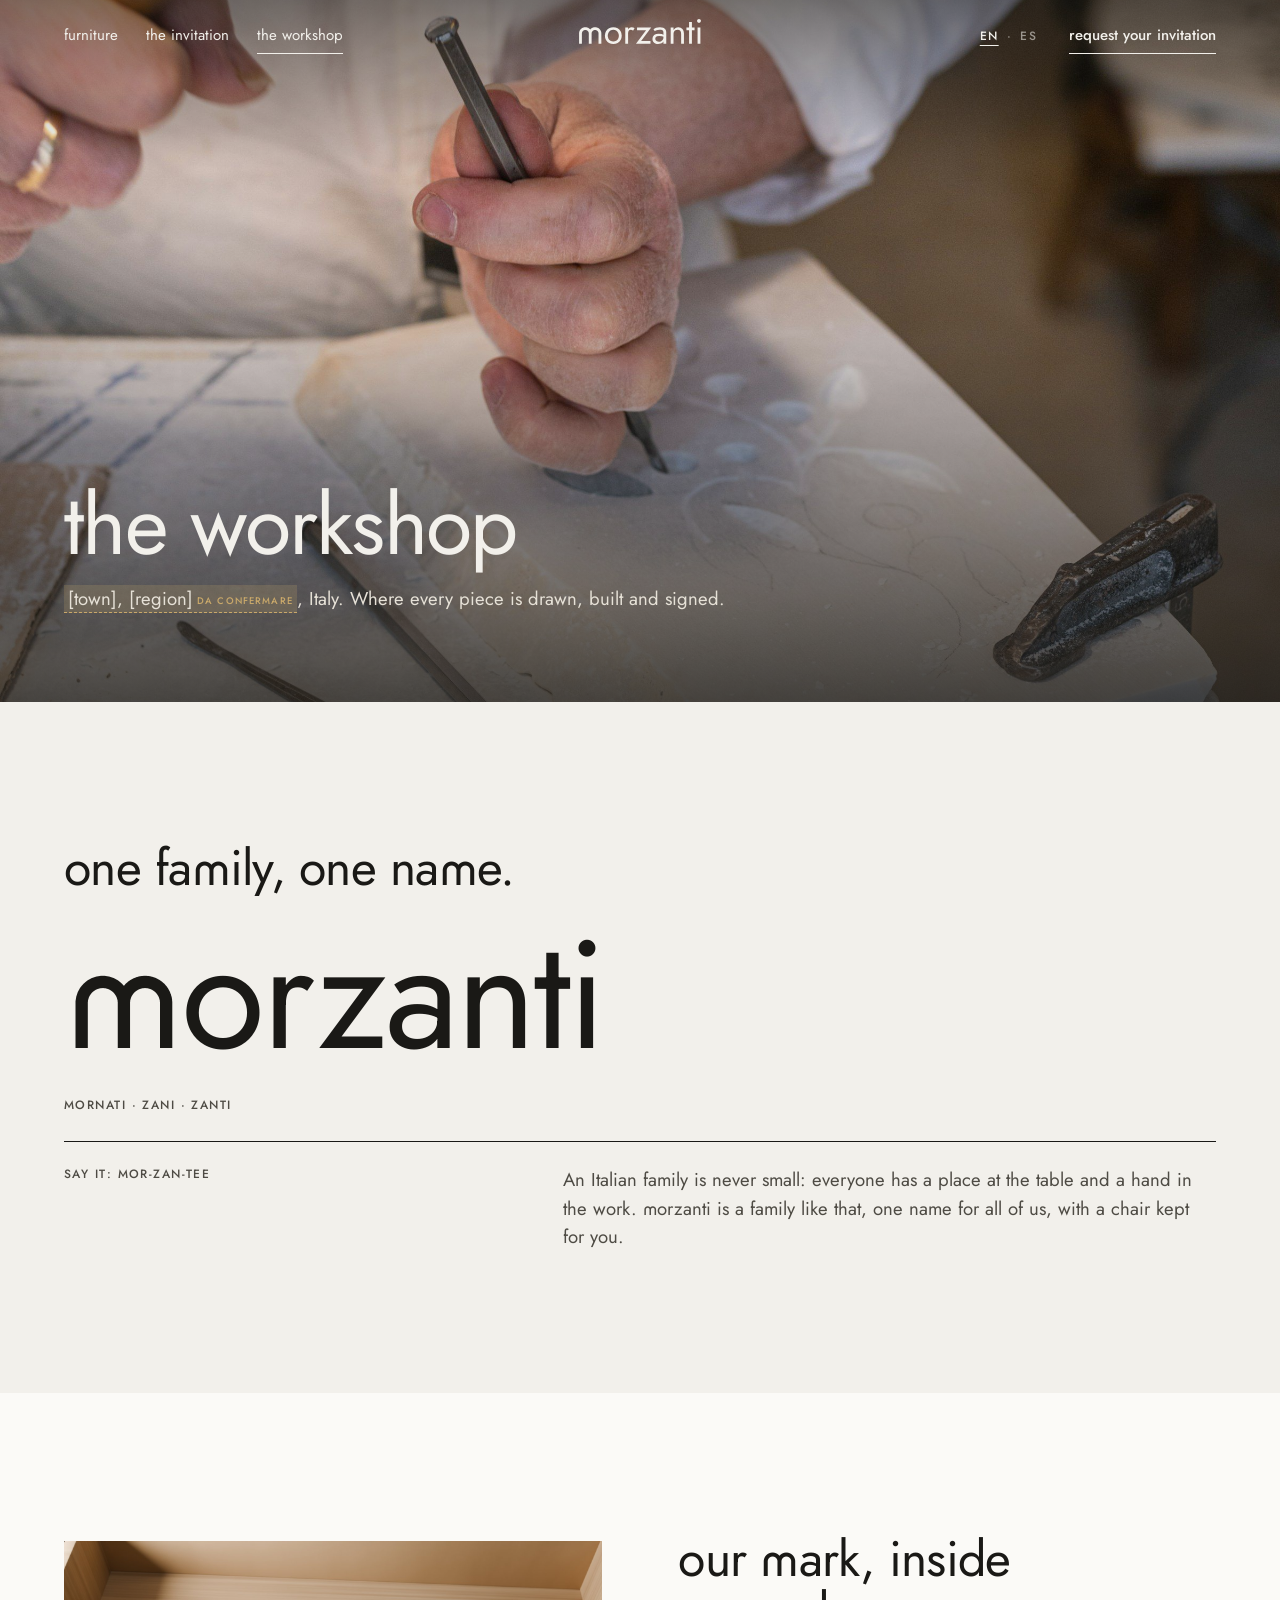
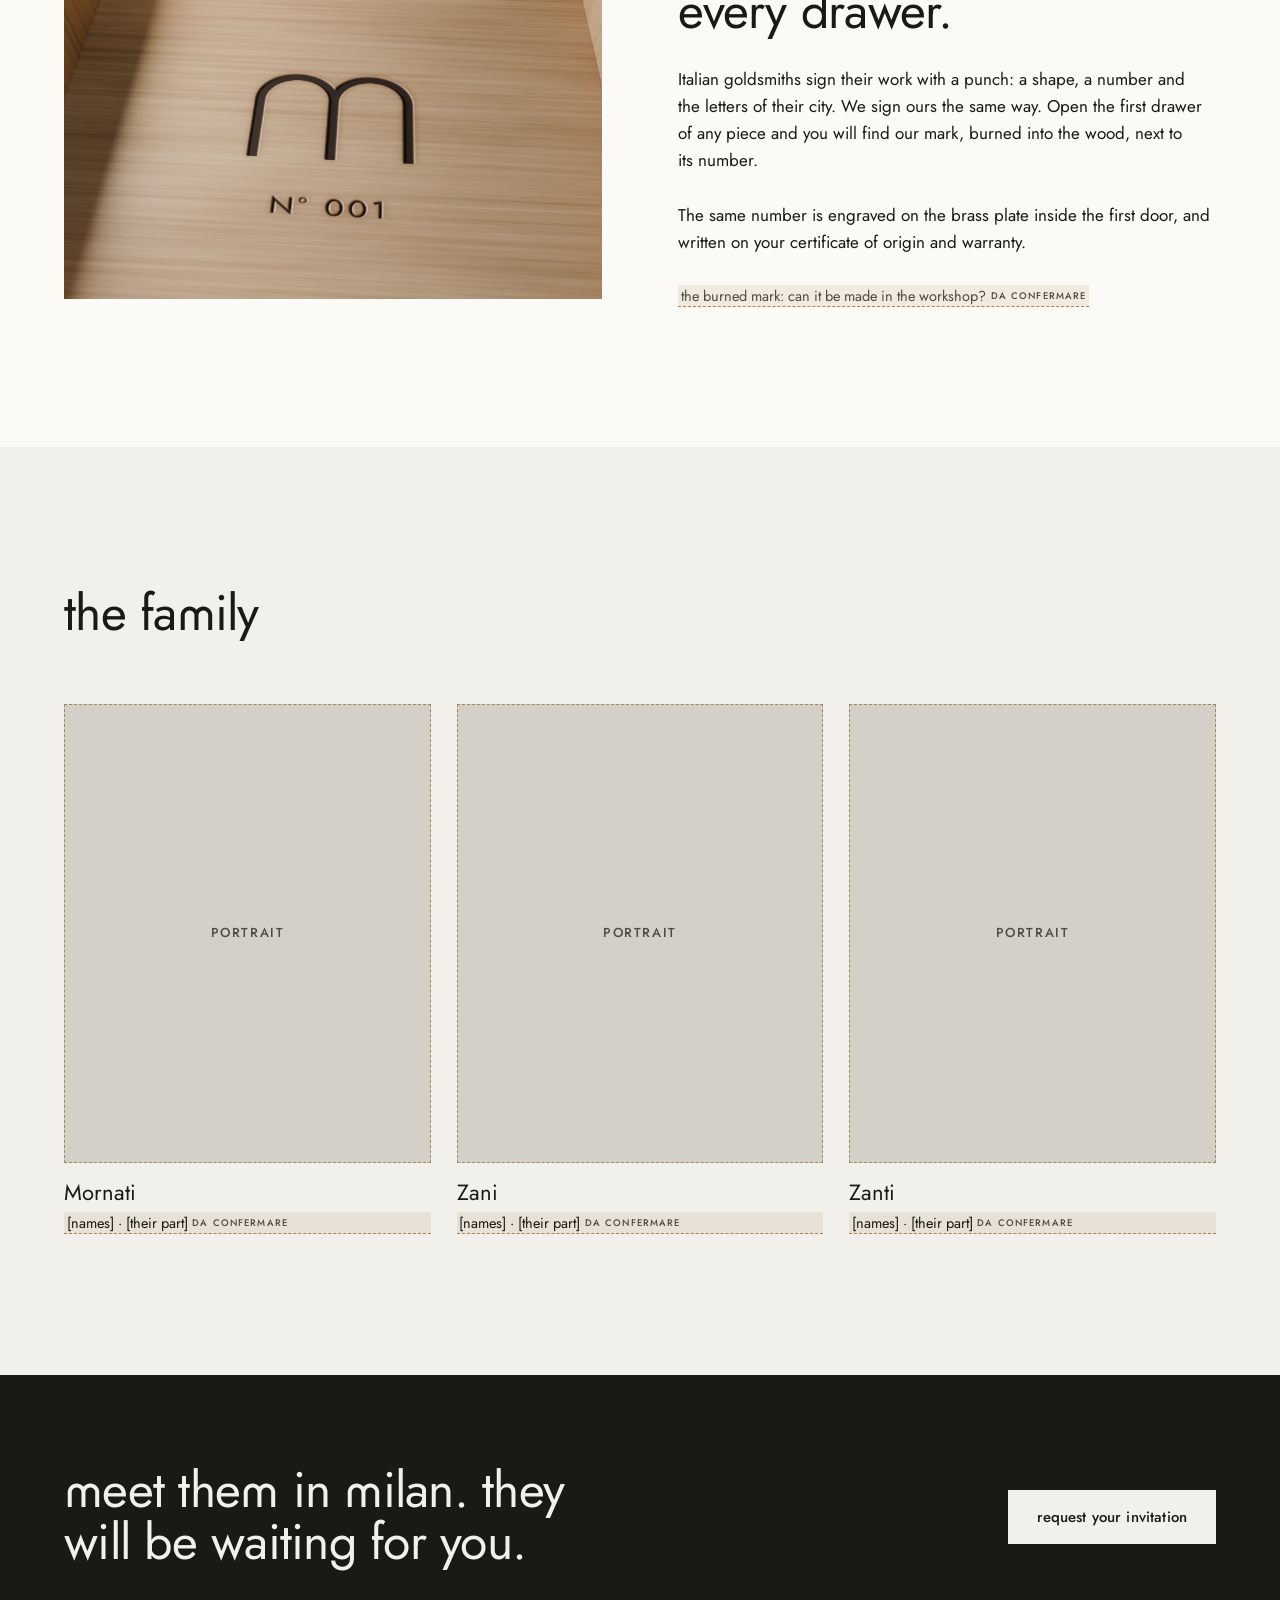
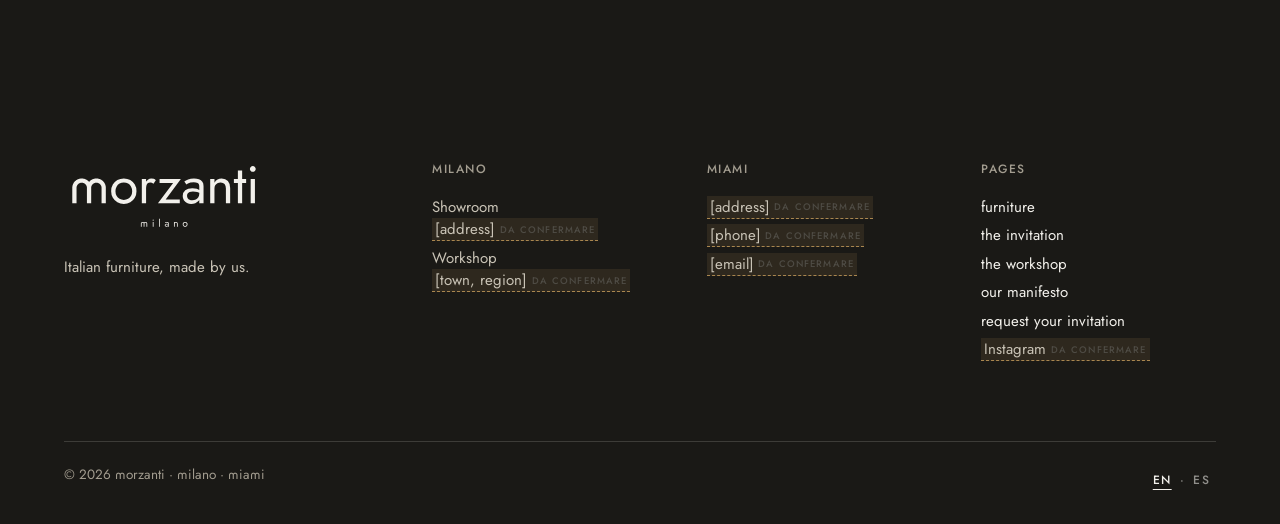
<file: workshop.html>
<!doctype html>
<html lang="en">
<head>
<meta charset="utf-8">
<meta name="viewport" content="width=device-width, initial-scale=1, viewport-fit=cover">
<title>the workshop · morzanti</title>
<meta name="description" content="Where every morzanti piece is drawn, built and signed, by one family.">
<meta name="theme-color" content="#F2F0EB">
<link rel="icon" href="img/loghi/m-ad-archi-inchiostro.svg" type="image/svg+xml">
<link rel="preconnect" href="https://fonts.googleapis.com">
<link rel="preconnect" href="https://fonts.gstatic.com" crossorigin>
<link href="https://fonts.googleapis.com/css2?family=Jost:wght@300;400;500&display=swap" rel="stylesheet">
<link rel="preload" href="fonts/jost-morzanti-400.woff2" as="font" type="font/woff2" crossorigin>
<link rel="stylesheet" href="css/morzanti.css">
</head>
<body class="con-hero">
<a class="salta" href="#contenuto" data-i18n="skip">Skip to content</a>
<header class="bar">
  <div class="bar__in">
    <nav class="bar__nav" aria-label="Main"><a href="kitchens.html" data-i18n="nav.kitchens">furniture</a><a href="invitation.html" data-i18n="nav.invitation">the invitation</a><a href="workshop.html" data-i18n="nav.workshop" aria-current="page">the workshop</a></nav>
    <a class="bar__logo" href="index.html" aria-label="morzanti, home">
      <img class="logo-scuro" src="img/loghi/nome-inchiostro.svg" alt="" width="368" height="108">
      <img class="logo-chiaro" src="img/loghi/nome-chiaro.svg" alt="" width="368" height="108">
    </a>
    <div class="bar__dx"><div class="lingua" role="group" aria-label="Language"><button type="button" data-lingua="en" aria-pressed="true" aria-label="English">EN</button><span aria-hidden="true">·</span><button type="button" data-lingua="es" aria-pressed="false" aria-label="Español">ES</button></div><a class="bar__cta" href="request.html" data-i18n="cta.request">request your invitation</a></div>
    <button class="bar__menu" type="button" aria-expanded="false" aria-controls="menu" data-i18n="menu.open">menu</button>
  </div>
</header>
<div class="menu" id="menu" hidden role="dialog" aria-modal="true" aria-label="Menu">
  <div class="menu__testa">
    <a href="index.html" aria-label="morzanti, home"><img src="img/loghi/nome-chiaro.svg" alt="" width="368" height="108"></a>
    <button type="button" data-chiudi data-i18n="menu.close">close</button>
  </div>
  <nav aria-label="Main"><a href="kitchens.html" data-i18n="nav.kitchens">furniture</a><a href="invitation.html" data-i18n="nav.invitation">the invitation</a><a href="workshop.html" data-i18n="nav.workshop" aria-current="page">the workshop</a><a href="index.html" data-i18n="nav.home">home</a></nav>
  <div class="menu__piede">
    <a class="btn btn--chiaro" href="request.html" data-i18n="cta.request">request your invitation</a>
    <div class="lingua" role="group" aria-label="Language"><button type="button" data-lingua="en" aria-pressed="true" aria-label="English">EN</button><span aria-hidden="true">·</span><button type="button" data-lingua="es" aria-pressed="false" aria-label="Español">ES</button></div>
  </div>
</div>
<div class="avviso-lingua" hidden role="status">
  <span>Versión en español en preparación: algunos textos todavía están en inglés.</span>
  <button type="button">English</button>
</div>
<main id="contenuto">
<section class="hero hero--media" aria-labelledby="h-lab">
  <img src="img/segnaposto/segnaposto-laboratorio-mani-pietra.jpg" alt="Hands carving marble with a chisel" fetchpriority="high" style="object-position:50% 50%">
  <div class="wrap hero__in">
    <div class="pila">
      <h1 id="h-lab" class="display" data-i18n="ws.h1">the workshop</h1>
      <p class="lead"><span class="tbc">[town], [region]</span>, Italy. <span data-i18n="ws.lead">Where every piece is drawn, built and signed.</span></p>
    </div>
  </div>
</section>

<section class="sec" aria-labelledby="h-nome">
  <div class="wrap pila pila--l">
    <h2 id="h-nome" data-i18n="ws.name">one family, one name.</h2>
    <div class="nome-grande rivela" aria-label="morzanti">morzanti</div>
    <p class="voce"><span class="voce__cognomi">Mornati · Zani · Zanti</span></p>
    <div class="storia riga" style="padding-top:24px">
      <span class="k" data-i18n="ws.say">say it: mor-ZAN-tee</span>
      <p class="lead" data-i18n="ws.name.p">An Italian family is never small: everyone has a place at the table and a hand in the work. <span class="nome">morzanti</span> is a family like that, one name for all of us, with a chair kept for you.</p>
    </div>
  </div>
</section>

<section class="sec calce" aria-labelledby="h-segno">
  <div class="wrap due">
    <div class="foto r-32 rivela"><img src="img/marchio/mockup-cassetto-punzone.jpg" alt="The morzanti mark burned into a drawer, with the number n° 001" loading="lazy"></div>
    <div class="pila pila--l">
      <h2 id="h-segno" data-i18n="ws.mark">our mark, inside every drawer.</h2>
      <p data-i18n="ws.mark.p">Italian goldsmiths sign their work with a punch: a shape, a number and the letters of their city. We sign ours the same way. Open the first drawer of any piece and you will find our mark, burned into the wood, next to its number.</p>
      <p data-i18n="ws.mark.p2">The same number is engraved on the brass plate inside the first door, and written on your certificate of origin and warranty.</p>
      <p class="piccolo"><span class="tbc">the burned mark: can it be made in the workshop?</span></p>
    </div>
  </div>
</section>


<section class="sec" aria-labelledby="h-mani">
  <div class="wrap">
    <div class="testa">
      <div><h2 id="h-mani" data-i18n="ws.hands">the family</h2></div>
    </div>
    <div class="mani">
      <figure><div class="ritratto" data-i18n="ws.portrait">portrait</div><figcaption class="pila" style="gap:2px"><span class="it" style="font-size:22px">Mornati</span><span class="piccolo tbc">[names] · [their part]</span></figcaption></figure>
      <figure><div class="ritratto" data-i18n="ws.portrait">portrait</div><figcaption class="pila" style="gap:2px"><span class="it" style="font-size:22px">Zani</span><span class="piccolo tbc">[names] · [their part]</span></figcaption></figure>
      <figure><div class="ritratto" data-i18n="ws.portrait">portrait</div><figcaption class="pila" style="gap:2px"><span class="it" style="font-size:22px">Zanti</span><span class="piccolo tbc">[names] · [their part]</span></figcaption></figure>
    </div>
  </div>
</section>

<section class="sec sec--stretta scuro">
  <div class="wrap testa" style="margin-bottom:0;align-items:center">
    <div><h2 data-i18n="ws.meet">meet them in milan. they will be waiting for you.</h2></div>
    <a class="btn btn--chiaro" href="request.html" data-i18n="cta.request">request your invitation</a>
  </div>
</section>
</main>
<footer class="piede">
  <div class="wrap">
    <div class="piede__in">
      <div class="piede__firma">
        <img src="img/loghi/firma-chiaro.svg" alt="morzanti milano" width="376" height="136">
        <p data-i18n="foot.claim">Italian furniture, made by us.</p>
      </div>
      <div>
        <h2>milano</h2>
        <ul>
          <li><span data-i18n="foot.showroom">Showroom</span><br><span class="tbc">[address]</span></li>
          <li><span data-i18n="foot.workshop">Workshop</span><br><span class="tbc">[town, region]</span></li>
        </ul>
      </div>
      <div>
        <h2>miami</h2>
        <ul>
          <li><span class="tbc">[address]</span></li>
          <li><span class="tbc">[phone]</span></li>
          <li><span class="tbc">[email]</span></li>
        </ul>
      </div>
      <div>
        <h2 data-i18n="foot.pages">Pages</h2>
        <ul>
          <li><a href="kitchens.html" data-i18n="nav.kitchens">furniture</a></li>
          <li><a href="invitation.html" data-i18n="nav.invitation">the invitation</a></li>
          <li><a href="workshop.html" data-i18n="nav.workshop">the workshop</a></li>
          <li><a href="manifesto.html" data-i18n="nav.manifesto">our manifesto</a></li>
          <li><a href="request.html" data-i18n="cta.request">request your invitation</a></li>
          <li><span class="tbc">Instagram</span></li>
        </ul>
      </div>
    </div>
    <div class="piede__fondo">
      <span>© 2026 <span class="nome">morzanti · milano · miami</span></span>
      <div class="lingua" role="group" aria-label="Language"><button type="button" data-lingua="en" aria-pressed="true" aria-label="English">EN</button><span aria-hidden="true">·</span><button type="button" data-lingua="es" aria-pressed="false" aria-label="Español">ES</button></div>
    </div>
  </div>
</footer>
<script src="js/testi.js"></script>
<script src="js/site.js"></script>
</body>
</html>
</file>
<file: css/morzanti.css>
/* morzanti — sito
   Colori e misure da marchio/tokens.css. Angoli vivi, niente ombre.
   "Jost Morzanti" (m ad archi) per logo, nome e titoli. Jost normale per i testi lunghi. */

@font-face{font-family:"Jost Morzanti";font-weight:300;font-style:normal;font-display:swap;src:url(../fonts/jost-morzanti-300.woff2) format("woff2")}
@font-face{font-family:"Jost Morzanti";font-weight:400;font-style:normal;font-display:swap;src:url(../fonts/jost-morzanti-400.woff2) format("woff2")}
@font-face{font-family:"Jost Morzanti";font-weight:500;font-style:normal;font-display:swap;src:url(../fonts/jost-morzanti-500.woff2) format("woff2")}

:root{
  --intonaco:#F2F0EB; --inchiostro:#1A1916; --calce:#FBFAF7; --pietra:#D3D0C8; --grafite:#4E4B44;
  --noce:#4A3426; --ottone:#A9864F; --ottone-chiaro:#C9A86A; --ceralacca:#6B2A30; --verde-portico:#26392F;
  /* testo secondario su fondo scuro (derivato da intonaco, come nella presentazione) */
  --su-scuro:#C9C3B6; --su-scuro-2:#A39D90;
  --f-marchio:"Jost Morzanti",Jost,"Futura","Century Gothic",Arial,sans-serif;
  --f-testo:Jost,"Futura","Century Gothic",Arial,sans-serif;
  --bar:72px;
  --pad:clamp(20px,5vw,72px);
  --max:1360px;
  --sec:clamp(80px,11vw,160px);
  --raggio:0;
}

*,*::before,*::after{box-sizing:border-box;border-radius:0}
html{-webkit-text-size-adjust:100%;scroll-padding-top:calc(var(--bar) + 16px)}
body{margin:0;background:var(--intonaco);color:var(--inchiostro);font:400 17px/1.6 var(--f-testo);-webkit-font-smoothing:antialiased;text-rendering:optimizeLegibility}
img,svg{display:block;max-width:100%;height:auto}
a{color:inherit}
p{margin:0;max-width:62ch;text-wrap:pretty}
ul,ol{margin:0;padding:0;list-style:none}
figure{margin:0}
button,input,select,textarea{font:inherit;color:inherit}
::selection{background:var(--inchiostro);color:var(--intonaco)}
:focus-visible{outline:2px solid var(--ottone);outline-offset:3px}
.sr{position:absolute!important;width:1px;height:1px;overflow:hidden;clip:rect(0 0 0 0);white-space:nowrap}
.salta{position:absolute;left:12px;top:-60px;z-index:100;background:var(--inchiostro);color:var(--intonaco);padding:12px 16px;font-weight:500;text-decoration:none}
.salta:focus{top:12px}

/* ---------- tipografia ---------- */
h1,h2,h3,.display,.titolo{font-family:var(--f-marchio);font-weight:400;margin:0;line-height:1.04;letter-spacing:-.015em;text-wrap:balance}
.display{font-size:clamp(42px,6.6vw,96px);letter-spacing:-.02em;line-height:.98}
.titolo,h2{font-size:clamp(32px,3.9vw,56px)}
h3{font-size:clamp(22px,1.9vw,27px);letter-spacing:-.01em;line-height:1.15}
.nome{font-family:var(--f-marchio)} /* il nome morzanti dentro i testi: sempre con la m ad archi */
.k{display:inline-block;font:500 12px/1.35 var(--f-testo);letter-spacing:.12em;text-transform:uppercase;color:var(--grafite)}
.lead{font-size:clamp(18px,1.45vw,21px);line-height:1.55;color:var(--grafite)}
.piccolo{font-size:14.5px;line-height:1.5;color:var(--grafite)}
.num{font-family:var(--f-marchio);font-weight:300;font-variant-numeric:tabular-nums;letter-spacing:-.01em;line-height:1}
.it{font-family:var(--f-marchio)} /* parole italiane: su misura, fatto a mano */

/* ---------- impaginazione ---------- */
.wrap{width:100%;max-width:var(--max);margin-inline:auto;padding-inline:var(--pad)}
.sec{padding-block:var(--sec)}
.sec--stretta{padding-block:clamp(56px,7vw,96px)}
.scuro{background:var(--inchiostro);color:var(--intonaco)}
.scuro .k{color:var(--su-scuro-2)}
.scuro .lead,.scuro .piccolo{color:var(--su-scuro)}
.noce{background:var(--noce);color:var(--intonaco)}
.noce .k{color:#CDBFAF}
.noce .lead,.noce .piccolo{color:#E2D8CC}
.calce{background:var(--calce)}
.riga{border-top:1px solid var(--inchiostro)}
.scuro .riga,.noce .riga{border-color:rgba(242,240,235,.35)}
.testa{display:flex;flex-wrap:wrap;justify-content:space-between;align-items:flex-end;gap:20px 40px;margin-bottom:clamp(36px,5vw,64px)}
.testa>div{display:flex;flex-direction:column;gap:14px;max-width:760px}
.pila{display:flex;flex-direction:column;gap:18px}
.pila--l{gap:28px}
.centro{text-align:center;align-items:center;margin-inline:auto}
.centro p{margin-inline:auto}
main{display:block}
body:not(.con-hero) main{padding-top:var(--bar)}

/* ---------- pulsanti e link ---------- */
.btn{display:inline-flex;align-items:center;justify-content:center;gap:10px;min-height:54px;padding:0 28px;font:500 15px/1.1 var(--f-testo);letter-spacing:.01em;text-decoration:none;text-align:center;border:1px solid var(--inchiostro);background:var(--inchiostro);color:var(--intonaco);cursor:pointer;transition:background-color .2s,color .2s,border-color .2s}
.btn:hover{background:var(--grafite);border-color:var(--grafite)}
.btn--sec{background:transparent;color:var(--inchiostro)}
.btn--sec:hover{background:var(--inchiostro);color:var(--intonaco);border-color:var(--inchiostro)}
/* su fondo scuro o su foto il principale si rovescia: fondo intonaco, testo inchiostro */
.btn--chiaro{background:var(--intonaco);border-color:var(--intonaco);color:var(--inchiostro)}
.btn--chiaro:hover{background:var(--calce);border-color:var(--calce)}
.btn--sec-chiaro{background:transparent;border-color:rgba(242,240,235,.7);color:var(--intonaco)}
.btn--sec-chiaro:hover{background:var(--intonaco);color:var(--inchiostro)}
.bottoni{display:flex;flex-wrap:wrap;gap:12px}
.link{display:inline-block;font-weight:500;text-decoration:underline;text-decoration-thickness:1px;text-underline-offset:6px;transition:text-underline-offset .2s}
.link:hover{text-underline-offset:9px}

/* ---------- segnaposto "da confermare" ---------- */
.tbc{background:rgba(169,134,79,.14);border-bottom:1px dashed var(--ottone);padding:0 .2em;font-style:normal;color:inherit;-webkit-box-decoration-break:clone;box-decoration-break:clone}
.tbc::after{content:"da confermare";display:inline-block;margin-left:.45em;font:500 9.5px/1.6 var(--f-testo);letter-spacing:.12em;text-transform:uppercase;color:var(--grafite);vertical-align:.15em;white-space:nowrap}
.scuro .tbc,.noce .tbc,.foto-testo .tbc,.hero .tbc{background:rgba(201,168,106,.2);border-color:var(--ottone-chiaro)}
.scuro .tbc::after,.noce .tbc::after,.foto-testo .tbc::after,.hero .tbc::after{color:var(--ottone-chiaro)}
.tbc--blocco{display:block;padding:14px 16px;border:1px dashed var(--ottone);border-bottom-style:dashed}
.foto-mancante{display:flex;align-items:flex-end;padding:16px;background:var(--pietra);color:var(--grafite);aspect-ratio:4/5;font-size:14px}

/* ---------- barra ---------- */
.bar{position:fixed;inset:0 0 auto 0;z-index:50;height:var(--bar);background:var(--intonaco);color:var(--inchiostro);border-bottom:1px solid var(--pietra);transition:background-color .3s,color .3s,border-color .3s}
.bar__in{height:100%;max-width:calc(var(--max) + 2*var(--pad));margin-inline:auto;padding-inline:var(--pad);display:grid;grid-template-columns:1fr auto 1fr;align-items:center;gap:24px}
.bar__nav{display:flex;gap:28px;font-size:15px}
.bar__nav a,.bar__cta{text-decoration:none;padding-block:6px;border-bottom:1px solid transparent;transition:border-color .2s}
.bar__nav a:hover,.bar__nav a[aria-current="page"]{border-bottom-color:currentColor}
.bar__logo{display:block;justify-self:center}
.bar__logo img{height:38px;width:auto}
.bar__logo .logo-chiaro{display:none}
.bar__dx{justify-self:end;display:flex;align-items:center;gap:26px;font-size:15px}
.bar__cta{font-weight:500;border-bottom-color:currentColor}
.lingua{display:flex;align-items:center;gap:2px;font:500 12px/1 var(--f-testo);letter-spacing:.12em}
.lingua button{background:none;border:0;padding:10px 6px;cursor:pointer;opacity:.55;color:inherit;font:inherit;letter-spacing:inherit}
.lingua button[aria-pressed="true"]{opacity:1;text-decoration:underline;text-underline-offset:5px}
.lingua span{opacity:.5}
.bar__menu{display:none;justify-self:end;background:none;border:0;padding:12px 0 12px 12px;cursor:pointer;font:500 12px/1 var(--f-testo);letter-spacing:.12em;text-transform:uppercase;color:inherit;min-height:44px}
/* barra sopra la foto d'apertura */
.con-hero .bar:not(.piena){background:transparent;border-bottom-color:transparent;color:var(--intonaco)}
.con-hero .bar:not(.piena) .logo-scuro{display:none}
.con-hero .bar:not(.piena) .logo-chiaro{display:block}

@media (max-width:1020px){
  .bar__in{grid-template-columns:auto 1fr}
  .bar__nav,.bar__dx{display:none}
  .bar__logo{justify-self:start}
  .bar__logo img{height:34px}
  .bar__menu{display:inline-flex;align-items:center}
}

/* menu a tutto schermo (telefono) */
.menu{position:fixed;inset:0;z-index:60;background:var(--inchiostro);color:var(--intonaco);display:flex;flex-direction:column;overflow-y:auto}
.menu[hidden]{display:none}
.menu__testa{height:var(--bar);display:flex;align-items:center;justify-content:space-between;padding-inline:var(--pad);flex:none}
.menu__testa img{height:34px;width:auto}
.menu__testa button{background:none;border:0;color:inherit;font:500 12px/1 var(--f-testo);letter-spacing:.12em;text-transform:uppercase;padding:12px 0 12px 12px;min-height:44px;cursor:pointer}
.menu nav{padding:clamp(24px,6vh,56px) var(--pad) 0;display:flex;flex-direction:column}
.menu nav a{font-family:var(--f-marchio);font-size:clamp(34px,9vw,52px);line-height:1.1;letter-spacing:-.015em;text-decoration:none;padding:12px 0;border-bottom:1px solid rgba(242,240,235,.16)}
.menu__piede{margin-top:auto;padding:32px var(--pad) calc(32px + env(safe-area-inset-bottom,0px));display:flex;flex-direction:column;gap:22px;align-items:flex-start}
.menu .btn{width:100%}

/* avviso spagnolo */
.avviso-lingua{position:fixed;left:0;right:0;bottom:0;z-index:40;background:var(--verde-portico);color:var(--intonaco);font-size:14px;line-height:1.4;padding:12px var(--pad) calc(12px + env(safe-area-inset-bottom,0px));display:flex;gap:16px;align-items:center;justify-content:space-between}
.avviso-lingua[hidden]{display:none}
.avviso-lingua button{background:none;border:1px solid rgba(242,240,235,.6);color:inherit;padding:8px 14px;min-height:40px;cursor:pointer;font-weight:500;flex:none}

/* ---------- apertura con foto ---------- */
.hero{position:relative;min-height:max(600px,100svh);display:flex;align-items:flex-end;color:var(--intonaco);overflow:hidden;background:var(--inchiostro)}
.hero--media{min-height:max(520px,78svh)}
.hero>img{position:absolute;inset:0;width:100%;height:100%;object-fit:cover}
.hero::after{content:"";position:absolute;inset:0;background:linear-gradient(180deg,rgba(26,25,22,.55) 0%,rgba(26,25,22,0) 24%,rgba(26,25,22,.08) 48%,rgba(26,25,22,.78) 100%)}
.hero__in{position:relative;z-index:1;width:100%;padding-bottom:clamp(40px,7vw,88px);display:grid;grid-template-columns:minmax(0,1fr) auto;align-items:end;gap:28px 48px}
.hero__in .pila{max-width:820px}
.hero p{color:#E6E1D7}
.hero .k{color:#E6E1D7}
@media (max-width:760px){.hero__in{grid-template-columns:1fr}.hero::after{background:linear-gradient(180deg,rgba(26,25,22,.55) 0%,rgba(26,25,22,0) 20%,rgba(26,25,22,.25) 45%,rgba(26,25,22,.88) 75%)}}

/* ---------- foto ---------- */
.foto{position:relative;overflow:hidden;background:var(--pietra)}
.foto img{width:100%;height:100%;object-fit:cover}
.r-45{aspect-ratio:4/5}.r-34{aspect-ratio:3/4}.r-32{aspect-ratio:3/2}.r-11{aspect-ratio:1}.r-169{aspect-ratio:16/9}.r-219{aspect-ratio:21/9}
.didascalia{margin-top:10px;font-size:13px;color:var(--grafite)}

/* ---------- home: ospitalità ---------- */
.ospiti{display:flex;flex-direction:column;align-items:center;text-align:center;gap:28px}
.ospiti img.m{width:64px}
.ospiti .titolo{max-width:22ch}

/* cinque momenti */
.momenti{display:grid;grid-template-columns:repeat(5,minmax(0,1fr));gap:1px;background:rgba(242,240,235,.14);border:1px solid rgba(242,240,235,.14)}
.momento{background:var(--inchiostro);display:flex;flex-direction:column}
.momento .foto{aspect-ratio:3/4}
.momento__testo{padding:18px 18px 22px;display:flex;flex-direction:column;gap:6px}
.momento__n{font-family:var(--f-marchio);font-weight:300;font-size:15px;color:var(--ottone-chiaro);letter-spacing:.04em}
.momento h3{font-size:clamp(19px,1.5vw,22px)}
@media (max-width:1100px){.momenti{grid-template-columns:repeat(3,minmax(0,1fr))}}
@media (max-width:700px){
  .momenti{grid-template-columns:1fr}
  .momento{display:grid;grid-template-columns:112px minmax(0,1fr);align-items:stretch}
  .momento .foto{aspect-ratio:auto;min-height:124px}
  .momento__testo{padding:16px 16px 18px;justify-content:center}
}

/* fatto da noi */
.fatto{display:grid;grid-template-columns:minmax(0,1.1fr) minmax(0,1fr);gap:clamp(32px,6vw,96px);align-items:center}
.fatto__foto{display:grid;grid-template-columns:1.25fr 1fr;gap:16px;align-items:end}
.fatto__foto .foto:last-child{margin-bottom:-48px}
.voci{border-top:1px solid var(--inchiostro)}
.voci li{display:grid;grid-template-columns:150px minmax(0,1fr);gap:20px;padding:18px 0;border-bottom:1px solid var(--pietra);align-items:baseline}
.voci li img{height:22px;width:auto;display:inline-block;vertical-align:middle;margin-right:8px}
@media (max-width:900px){.fatto{grid-template-columns:1fr}.fatto__foto .foto:last-child{margin-bottom:0}}
@media (max-width:480px){.voci li{grid-template-columns:1fr;gap:4px}}

/* ---------- cucine ---------- */
.cucine{display:grid;grid-template-columns:repeat(3,minmax(0,1fr));gap:clamp(20px,2.6vw,40px) clamp(16px,2vw,32px)}
.cucine--sfalsate .cucina:nth-child(3n+2){margin-top:clamp(0px,6vw,88px)}
.cucina{display:flex;flex-direction:column;gap:14px;text-decoration:none}
.cucina .foto{aspect-ratio:4/5}
.cucina .foto img{transition:transform .8s cubic-bezier(.2,.7,.2,1)}
.cucina:hover .foto img{transform:scale(1.03)}
.cucina__dati{display:flex;justify-content:space-between;align-items:baseline;gap:16px;border-top:1px solid var(--inchiostro);padding-top:12px}
.cucina__dati .num{font-size:clamp(26px,2.2vw,32px)}
.cucina__dati span:last-child{font-size:14px;color:var(--grafite);text-align:right}
.cucina[hidden]{display:none}
@media (max-width:900px){.cucine{grid-template-columns:repeat(2,minmax(0,1fr))}.cucine--sfalsate .cucina:nth-child(3n+2){margin-top:0}}
@media (max-width:560px){.cucine{grid-template-columns:1fr}}

.filtri{display:flex;flex-wrap:wrap;gap:8px}
.filtri button{min-height:44px;padding:0 18px;border:1px solid var(--pietra);background:transparent;cursor:pointer;font:500 14px/1 var(--f-testo);transition:background-color .2s,border-color .2s}
.filtri button:hover{border-color:var(--inchiostro)}
.filtri button[aria-pressed="true"]{background:var(--inchiostro);border-color:var(--inchiostro);color:var(--intonaco)}

/* ---------- blocco foto con testo (milano) ---------- */
.foto-testo{position:relative;min-height:max(560px,86svh);display:flex;align-items:center;color:var(--intonaco);overflow:hidden;background:var(--inchiostro)}
.foto-testo>img{position:absolute;inset:0;width:100%;height:100%;object-fit:cover}
.foto-testo::after{content:"";position:absolute;inset:0;background:linear-gradient(90deg,rgba(26,25,22,.82) 0%,rgba(26,25,22,.5) 45%,rgba(26,25,22,.05) 80%)}
.foto-testo .wrap{position:relative;z-index:1}
.foto-testo .pila{max-width:600px}
.foto-testo p,.foto-testo .k{color:#E6E1D7}
@media (max-width:700px){.foto-testo{align-items:flex-end}.foto-testo::after{background:linear-gradient(180deg,rgba(26,25,22,.1) 0%,rgba(26,25,22,.85) 62%)}.foto-testo .wrap{padding-bottom:48px}}

/* ---------- invito (noce) ---------- */
.invito{display:grid;grid-template-columns:minmax(0,1fr) minmax(0,1fr);gap:clamp(32px,6vw,96px);align-items:center}
.invito .foto{aspect-ratio:14/9}
@media (max-width:900px){.invito{grid-template-columns:1fr}}

/* ---------- modulo ---------- */
.modulo{display:grid;grid-template-columns:repeat(2,minmax(0,1fr));gap:30px 32px}
.campo{display:flex;flex-direction:column;gap:6px;min-width:0}
.campo--largo{grid-column:1/-1}
.campo label,.campo .etichetta{font:500 12px/1.35 var(--f-testo);letter-spacing:.12em;text-transform:uppercase;color:var(--grafite)}
.campo input,.campo select,.campo textarea{width:100%;background:transparent;border:0;border-bottom:1px solid var(--inchiostro);padding:10px 0;font-size:17px;min-height:48px;outline:none;appearance:none;-webkit-appearance:none}
.campo textarea{resize:vertical;min-height:120px;line-height:1.55}
.campo select{background-image:linear-gradient(45deg,transparent 50%,currentColor 50%),linear-gradient(135deg,currentColor 50%,transparent 50%);background-position:calc(100% - 12px) 22px,calc(100% - 7px) 22px;background-size:5px 5px;background-repeat:no-repeat;padding-right:28px;cursor:pointer}
.campo input:focus,.campo select:focus,.campo textarea:focus{border-bottom-width:2px;padding-bottom:9px}
.campo .errore{font-size:13.5px;color:var(--ceralacca);min-height:0}
.campo--errore input,.campo--errore select,.campo--errore textarea{border-bottom-color:var(--ceralacca)}
.campo .facoltativo{text-transform:none;letter-spacing:0;font-weight:400}
.modulo .bottoni{grid-column:1/-1;align-items:center;gap:20px}
@media (max-width:640px){.modulo{grid-template-columns:1fr}}
.conferma{border-top:1px solid var(--inchiostro);padding-top:28px}
.conferma[hidden]{display:none}
.conferma img{width:56px;margin-bottom:8px}

.richiesta{display:grid;grid-template-columns:minmax(0,.9fr) minmax(0,1.2fr);min-height:calc(100svh - var(--bar))}
.richiesta__foto{position:relative;background:var(--inchiostro);color:var(--intonaco);display:flex;align-items:flex-end;overflow:hidden}
.richiesta__foto img.sfondo{position:absolute;inset:0;width:100%;height:100%;object-fit:cover;opacity:.78}
.richiesta__foto::after{content:"";position:absolute;inset:0;background:linear-gradient(180deg,rgba(26,25,22,0) 40%,rgba(26,25,22,.8) 100%)}
.richiesta__foto .pila{position:relative;z-index:1;padding:var(--pad)}
.richiesta__modulo{padding:clamp(40px,6vw,88px) var(--pad) clamp(56px,7vw,96px)}
.richiesta__modulo>div{max-width:680px}
@media (max-width:960px){.richiesta{grid-template-columns:1fr}.richiesta__foto{min-height:56svh}}

/* ---------- invito: i passi ---------- */
.passi{counter-reset:p;border-top:1px solid var(--inchiostro)}
.passo{display:grid;grid-template-columns:120px minmax(0,1fr) minmax(0,1.1fr);gap:clamp(16px,3vw,48px);padding:clamp(28px,3.4vw,44px) 0;border-bottom:1px solid var(--pietra);align-items:start}
.passo__n{font-family:var(--f-marchio);font-weight:300;font-size:clamp(36px,3.4vw,52px);line-height:1;color:var(--ottone);letter-spacing:-.01em}
.passo__luogo{display:block;margin-bottom:10px}
.passo .pila{gap:12px}
.passo .foto{aspect-ratio:3/2}
.passo--grande{grid-template-columns:120px minmax(0,1fr)}
.passo--grande .foto{grid-column:2/-1;aspect-ratio:21/9}
@media (max-width:860px){
  .passo{grid-template-columns:64px minmax(0,1fr)}
  .passo>:not(.passo__n){grid-column:2/-1}
  .passo .foto,.passo--grande .foto{aspect-ratio:3/2}
}
.rotta{display:grid;grid-template-columns:minmax(0,1fr) minmax(0,1fr);gap:clamp(32px,6vw,96px);align-items:center}
.rotta img.marchio-rotta{width:min(100%,420px)}
@media (max-width:860px){.rotta{grid-template-columns:1fr}}
.incluso{border-top:1px solid rgba(242,240,235,.35)}
.incluso li{display:flex;justify-content:space-between;gap:16px;padding:16px 0;border-bottom:1px solid rgba(242,240,235,.16)}
.incluso li span:last-child{color:var(--ottone-chiaro);text-align:right}

/* ---------- laboratorio ---------- */
.nome-grande{font-family:var(--f-marchio);font-size:clamp(72px,12vw,180px);line-height:.95;letter-spacing:-.02em}
.voce{display:flex;flex-wrap:wrap;align-items:baseline;gap:6px 22px;margin:0}
.voce__nome{font-family:var(--f-marchio);font-size:clamp(20px,1.8vw,26px);color:var(--inchiostro)}
.voce__pron{font:300 italic clamp(16px,1.3vw,19px)/1.3 var(--f-testo);color:var(--grafite)}
.voce__cognomi{font:500 12px/1.35 var(--f-testo);letter-spacing:.12em;text-transform:uppercase;color:var(--grafite)}
.famiglie{display:grid;grid-template-columns:repeat(3,minmax(0,1fr));gap:1px;background:var(--pietra);border:1px solid var(--pietra)}
.famiglie>div{background:var(--intonaco);padding:clamp(18px,2.4vw,28px);display:flex;flex-direction:column;gap:10px;min-width:0}
.famiglie .parola{font-family:var(--f-marchio);font-size:clamp(34px,3.4vw,50px);line-height:1}
.famiglie .resto{color:#9C978C}
@media (max-width:760px){.famiglie{grid-template-columns:1fr}}
.due{display:grid;grid-template-columns:minmax(0,1fr) minmax(0,1fr);gap:clamp(32px,6vw,96px);align-items:center}
@media (max-width:860px){.due{grid-template-columns:1fr}}
.materie{display:grid;grid-template-columns:repeat(3,minmax(0,1fr));gap:clamp(16px,2vw,32px)}
.materie figure{display:flex;flex-direction:column;gap:14px}
.materie .foto{aspect-ratio:4/5}
@media (max-width:760px){.materie{grid-template-columns:1fr}.materie .foto{aspect-ratio:3/2}}
.mani{display:grid;grid-template-columns:repeat(3,minmax(0,1fr));gap:clamp(16px,2vw,32px)}
.mani figure{display:flex;flex-direction:column;gap:12px}
.ritratto{aspect-ratio:4/5;background:var(--pietra);display:flex;align-items:center;justify-content:center;color:var(--grafite);font-size:13px;letter-spacing:.12em;text-transform:uppercase;font-weight:500;border:1px dashed var(--ottone)}
@media (max-width:760px){.mani{grid-template-columns:1fr 1fr}}

/* ---------- scheda cucina ---------- */
.indietro{display:inline-flex;align-items:center;gap:8px;font-size:15px;text-decoration:none;padding:10px 0}
.indietro:hover{text-decoration:underline;text-underline-offset:5px}
.scheda-testa{display:grid;grid-template-columns:minmax(0,1fr) auto;gap:24px 48px;align-items:end;padding-block:clamp(32px,5vw,64px) clamp(28px,3.4vw,44px)}
.scheda-testa .num{font-size:clamp(64px,9vw,132px)}
@media (max-width:700px){.scheda-testa{grid-template-columns:1fr}}
.galleria{display:grid;grid-template-columns:repeat(12,minmax(0,1fr));gap:clamp(10px,1.4vw,20px)}
.galleria .g1{grid-column:1/-1;aspect-ratio:16/9}
.galleria .g2{grid-column:1/8;aspect-ratio:3/2}
.galleria .g3{grid-column:8/-1;aspect-ratio:auto;height:100%}
@media (max-width:700px){.galleria .g1{aspect-ratio:4/5}.galleria .g2,.galleria .g3{grid-column:1/-1;aspect-ratio:3/2}}
.storia{display:grid;grid-template-columns:minmax(0,.8fr) minmax(0,1.2fr);gap:clamp(24px,5vw,80px)}
@media (max-width:860px){.storia{grid-template-columns:1fr}}
.dati{display:grid;grid-template-columns:repeat(4,minmax(0,1fr));border-top:1px solid var(--inchiostro)}
.dati>div{padding:18px 20px 20px 0;border-bottom:1px solid var(--pietra);display:flex;flex-direction:column;gap:6px;min-width:0}
.dati .valore{font-family:var(--f-marchio);font-size:clamp(22px,2vw,28px);line-height:1.15;letter-spacing:-.01em}
.dati .num{font-size:clamp(30px,2.8vw,40px)}
@media (max-width:900px){.dati{grid-template-columns:repeat(2,minmax(0,1fr))}}
.tabella-materiali{width:100%;border-collapse:collapse;border-top:1px solid var(--inchiostro)}
.tabella-materiali th,.tabella-materiali td{text-align:left;vertical-align:top;padding:18px 20px 18px 0;border-bottom:1px solid var(--pietra)}
.tabella-materiali th{width:16%;font:500 12px/1.35 var(--f-testo);letter-spacing:.12em;text-transform:uppercase;color:var(--grafite);padding-top:22px}
.tabella-materiali .v{display:block;font-family:var(--f-marchio);font-size:clamp(19px,1.6vw,22px);line-height:1.25}
.tabella-materiali .s{display:block;font-size:14.5px;color:var(--grafite);margin-top:4px}
@media (max-width:640px){
  .tabella-materiali,.tabella-materiali tbody,.tabella-materiali tr,.tabella-materiali th,.tabella-materiali td{display:block;width:auto}
  .tabella-materiali tr{border-bottom:1px solid var(--pietra);padding:16px 0}
  .tabella-materiali th,.tabella-materiali td{border:0;padding:0}
  .tabella-materiali th{padding-bottom:6px}
}

/* certificato di origine e garanzia (slide 12, senza ombre) */
.certificato-zona{display:grid;grid-template-columns:minmax(0,2.1fr) minmax(0,1fr);gap:clamp(24px,3vw,48px);align-items:start}
@media (max-width:1000px){.certificato-zona{grid-template-columns:1fr}}
.cert{background:var(--calce);border:1px solid #CFCAC0;padding:clamp(22px,3.4vw,48px);position:relative;display:flex;flex-direction:column;gap:26px}
.cert::before{content:"";position:absolute;inset:8px;border:1px solid #E3DFD6;pointer-events:none}
.cert>*{position:relative}
.cert__testa{display:flex;justify-content:space-between;align-items:flex-start;gap:20px;flex-wrap:wrap}
.cert__testa .firma{width:170px}
.cert__numero{text-align:right}
.cert__numero .num{font-size:clamp(44px,4.4vw,60px)}
.cert__cols{display:grid;grid-template-columns:minmax(0,1fr) minmax(0,1fr);gap:clamp(18px,2.6vw,40px)}
@media (max-width:760px){.cert__cols{grid-template-columns:1fr}.cert__numero{text-align:left}}
.cert h3{font:500 12px/1.35 var(--f-testo);letter-spacing:.12em;text-transform:uppercase;color:var(--grafite);margin-bottom:6px}
.cert table{width:100%;border-collapse:collapse}
.cert td{padding:10px 0;border-bottom:1px solid #E6E2DA;vertical-align:top}
.cert td.ck{width:88px;padding-top:13px;padding-right:12px;font:500 11.5px/1.3 var(--f-testo);letter-spacing:.12em;text-transform:uppercase;color:var(--grafite)}
.cert .cv{display:block;font-size:16px;line-height:1.35}
.cert .cs{display:block;font-size:13.5px;line-height:1.45;color:var(--grafite);margin-top:2px}
.cert__firme{display:grid;grid-template-columns:repeat(3,minmax(0,1fr)) 84px;gap:22px;align-items:end;border-top:1px solid var(--inchiostro);padding-top:18px}
.cert__firme .sig{display:flex;flex-direction:column;gap:6px;min-width:0}
.cert__firme .sig svg{display:block;height:34px;width:100%}
.cert__firme .sig span{font-size:13.5px;color:var(--grafite);border-top:1px solid #CFCAC0;padding-top:5px}
.cert__firme img{width:84px}
@media (max-width:560px){.cert__firme{grid-template-columns:1fr 1fr}.cert__firme img{width:72px}}
.cert .tbc::after{content:none}
.cert-nota{font-size:13.5px;color:var(--grafite);margin-bottom:14px}
.cert__piede{display:flex;justify-content:space-between;gap:12px 24px;flex-wrap:wrap;font-size:13.5px;color:var(--grafite)}
.targhetta-zona{display:flex;flex-direction:column;gap:20px}
.targhetta-zona .foto{aspect-ratio:14/9}

/* altre cucine */
.altre{display:grid;grid-template-columns:repeat(3,minmax(0,1fr));gap:clamp(16px,2vw,32px)}
@media (max-width:760px){.altre{grid-template-columns:1fr 1fr}.altre .cucina:nth-child(3){display:none}}
@media (max-width:420px){.altre{grid-template-columns:1fr}.altre .cucina:nth-child(3){display:flex}}

/* ---------- piè di pagina ---------- */
.piede{background:var(--inchiostro);color:var(--intonaco);padding-block:clamp(64px,8vw,112px) 28px}
.piede__in{display:grid;grid-template-columns:minmax(0,1.4fr) repeat(3,minmax(0,1fr));gap:40px}
.piede__firma img{width:200px}
.piede__firma p{margin-top:22px;color:var(--su-scuro);font-size:15px}
.piede h2{font:500 12px/1.35 var(--f-testo);letter-spacing:.12em;text-transform:uppercase;color:var(--su-scuro-2);margin-bottom:16px}
.piede li{font-size:15px;line-height:1.5;padding:3px 0;color:var(--su-scuro)}
.piede a{text-decoration:none;color:var(--intonaco)}
.piede a:hover{text-decoration:underline;text-underline-offset:4px}
.piede__fondo{margin-top:clamp(48px,6vw,88px);padding-top:22px;border-top:1px solid rgba(242,240,235,.16);display:flex;flex-wrap:wrap;justify-content:space-between;gap:12px 24px;font-size:13.5px;color:var(--su-scuro-2)}
.piede .lingua{color:var(--intonaco)}
@media (max-width:900px){.piede__in{grid-template-columns:1fr 1fr}.piede__firma{grid-column:1/-1}}
@media (max-width:420px){.piede__in{grid-template-columns:1fr}}

/* ---------- comparsa leggera ---------- */
@media (prefers-reduced-motion:no-preference){
  .js .rivela{opacity:0;transform:translateY(14px);transition:opacity .8s cubic-bezier(.2,.7,.2,1),transform .8s cubic-bezier(.2,.7,.2,1)}
  .js .rivela.visto{opacity:1;transform:none}
}

/* our manifesto: due gruppi (titolo + frase; firma + pulsante), stretti dentro, larghi tra loro. Scala in multipli di 4 px */
.manifesto{min-height:calc(100svh - 72px);display:flex;align-items:center;padding-block:clamp(80px,10vw,128px)}
.manifesto .wrap{align-items:center;text-align:center;gap:0}
.manifesto__titolo{font-family:var(--f-marchio);font-weight:400;font-size:43px;line-height:1.1;letter-spacing:-.01em;margin:0}
.manifesto__frase{font-family:var(--f-testo);font-weight:300;font-size:clamp(19px,2vw,26px);line-height:1.55;max-width:34ch;margin:20px auto 0;color:var(--inchiostro);text-wrap:balance}
.manifesto__firma{display:flex;flex-direction:column;align-items:center;margin-top:72px}
.manifesto__firma::before{content:"";display:block;width:40px;height:1px;background:var(--inchiostro);margin-bottom:40px}
.manifesto__nome{display:flex;flex-direction:column;align-items:center;gap:12px}
.manifesto__nome img{width:144px;height:auto}
.manifesto__firma .btn{margin-top:32px}
@media (max-width:1020px){.manifesto__titolo{font-size:38px}.manifesto__frase{margin-top:16px}.manifesto__firma{margin-top:56px}.manifesto__firma::before{margin-bottom:32px}}
</file>
